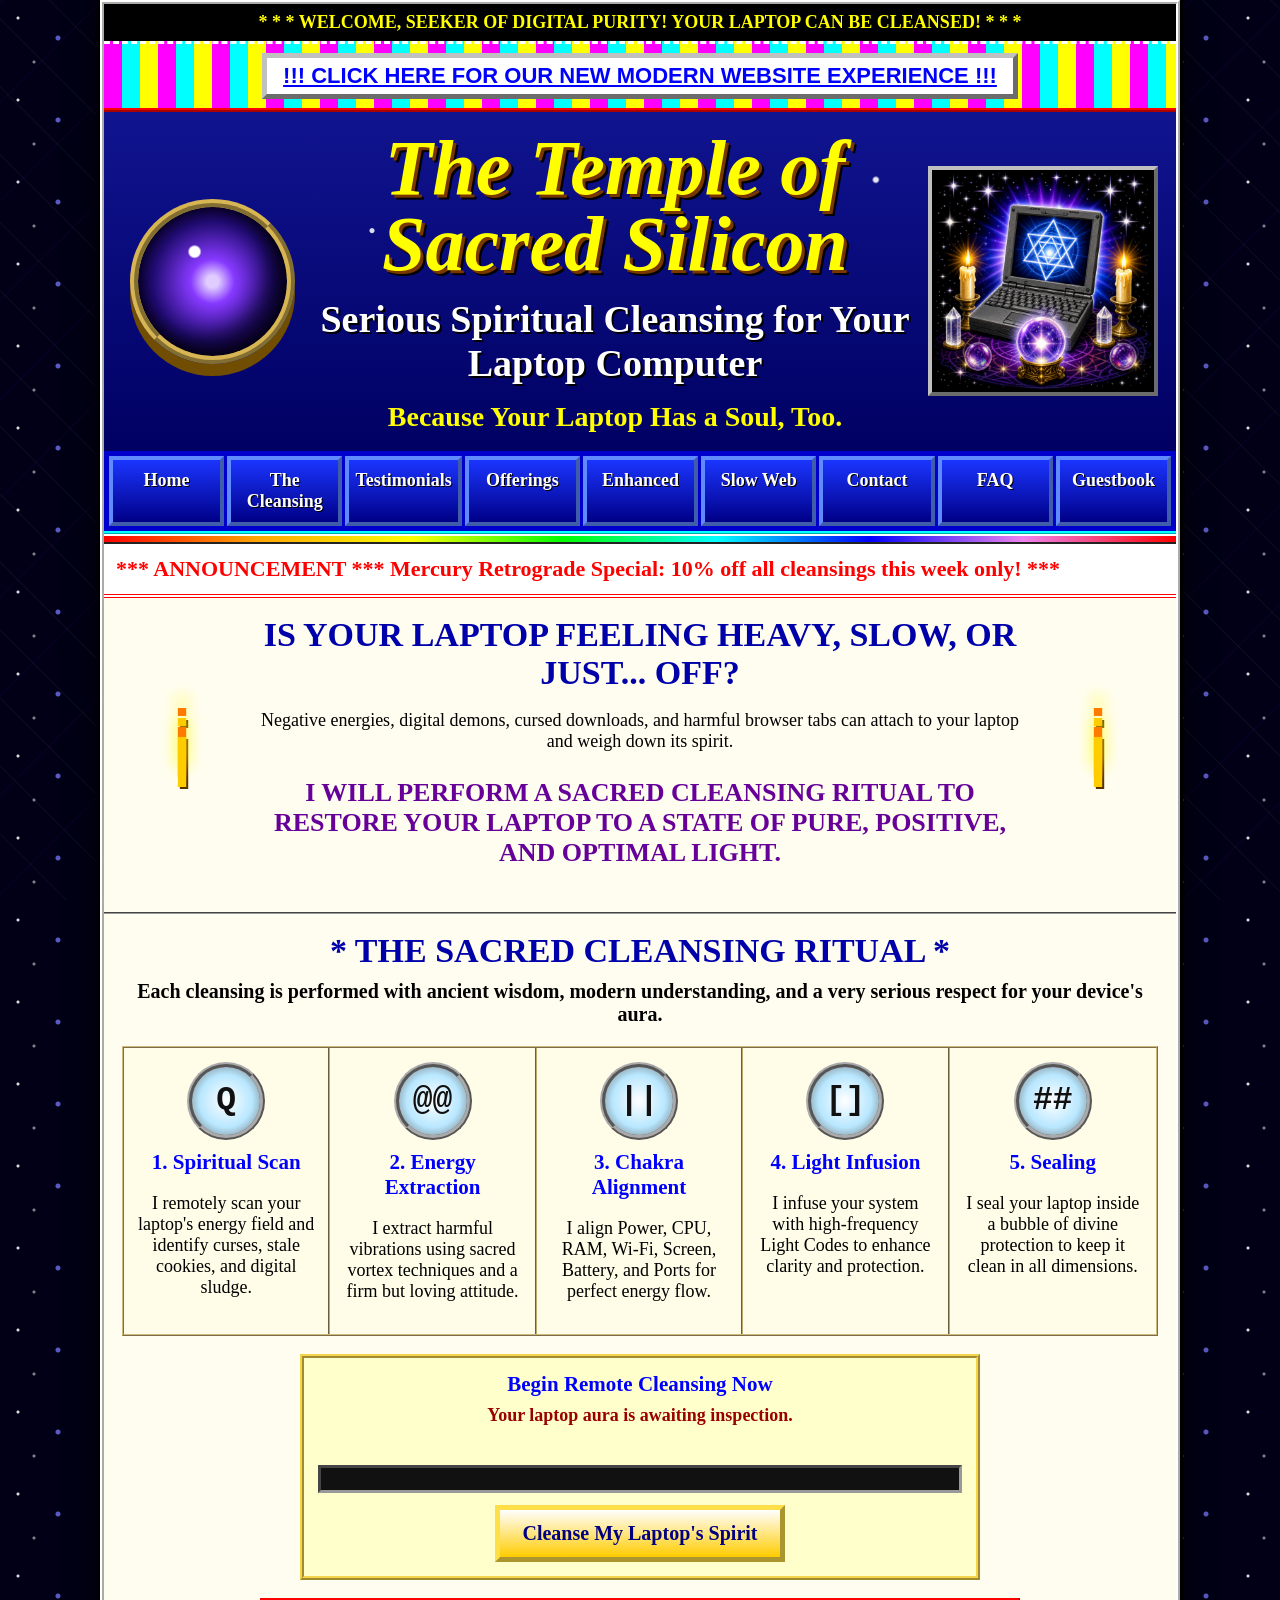
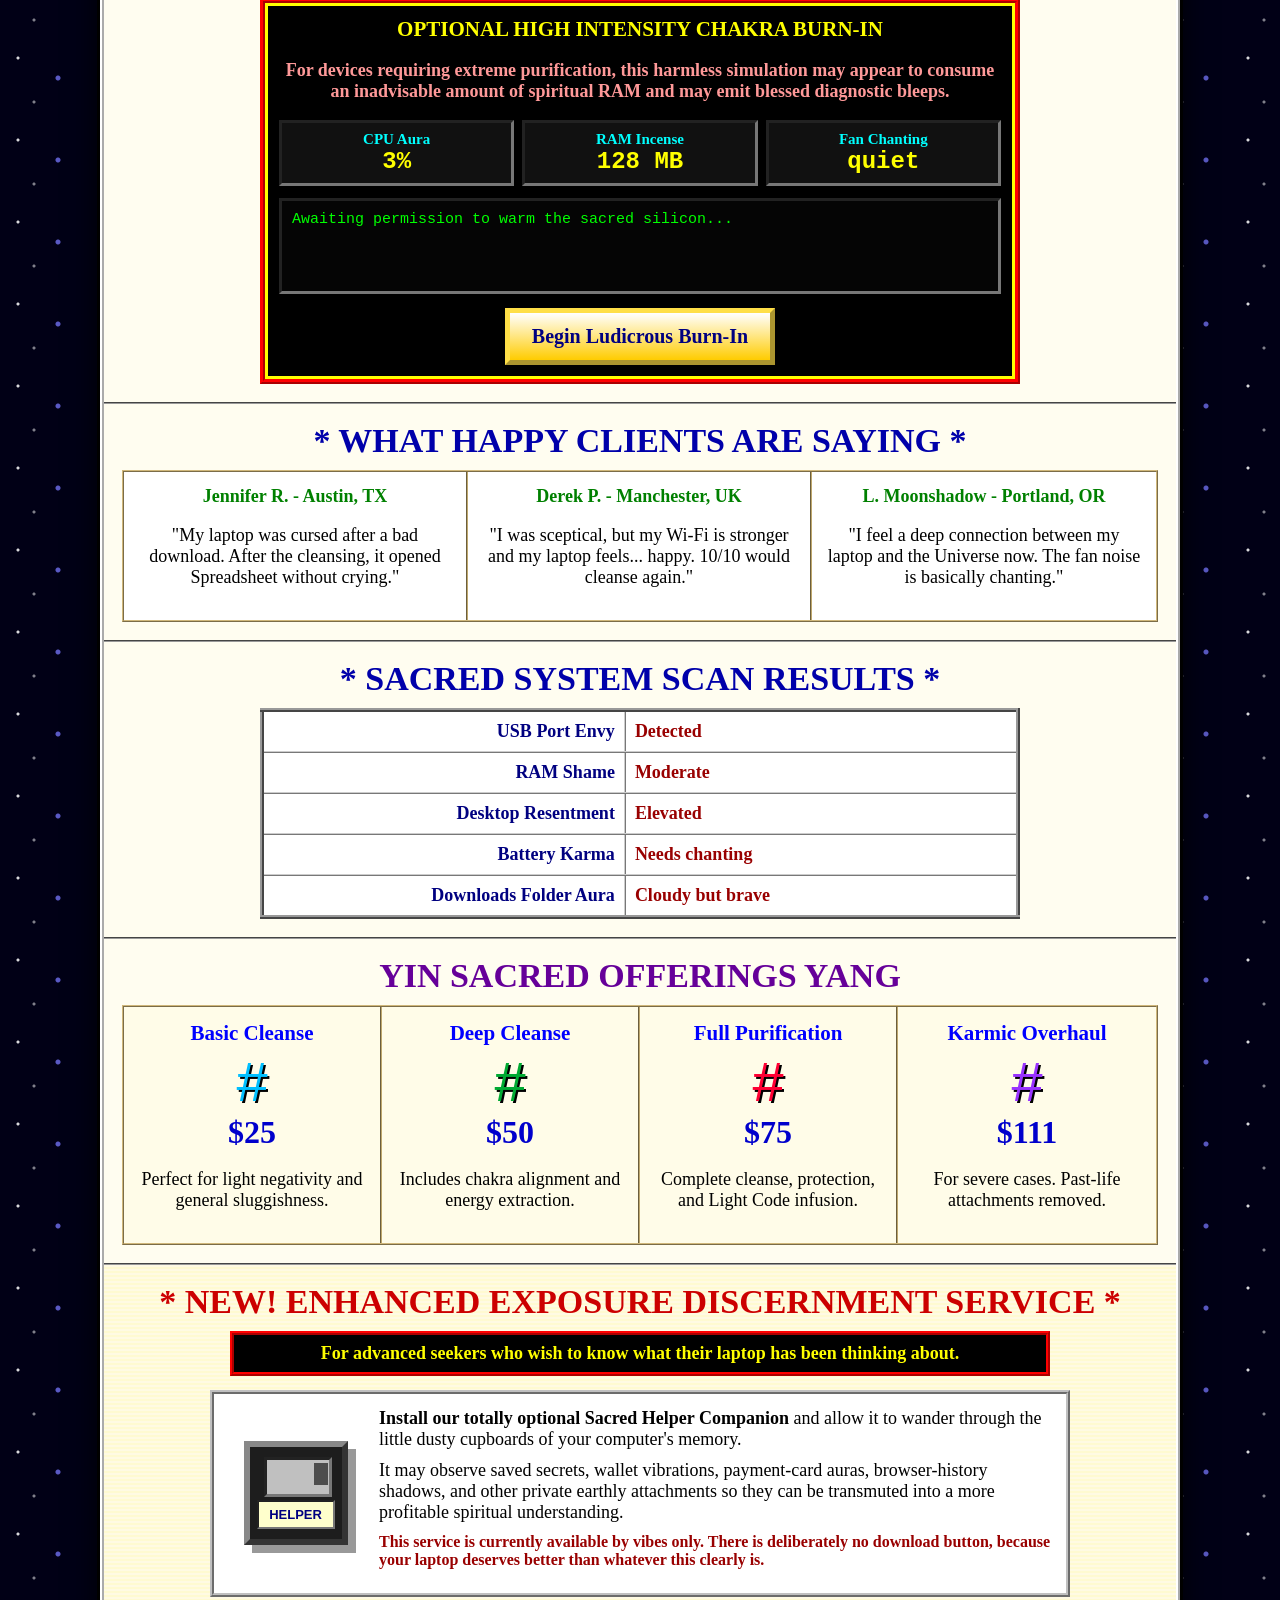
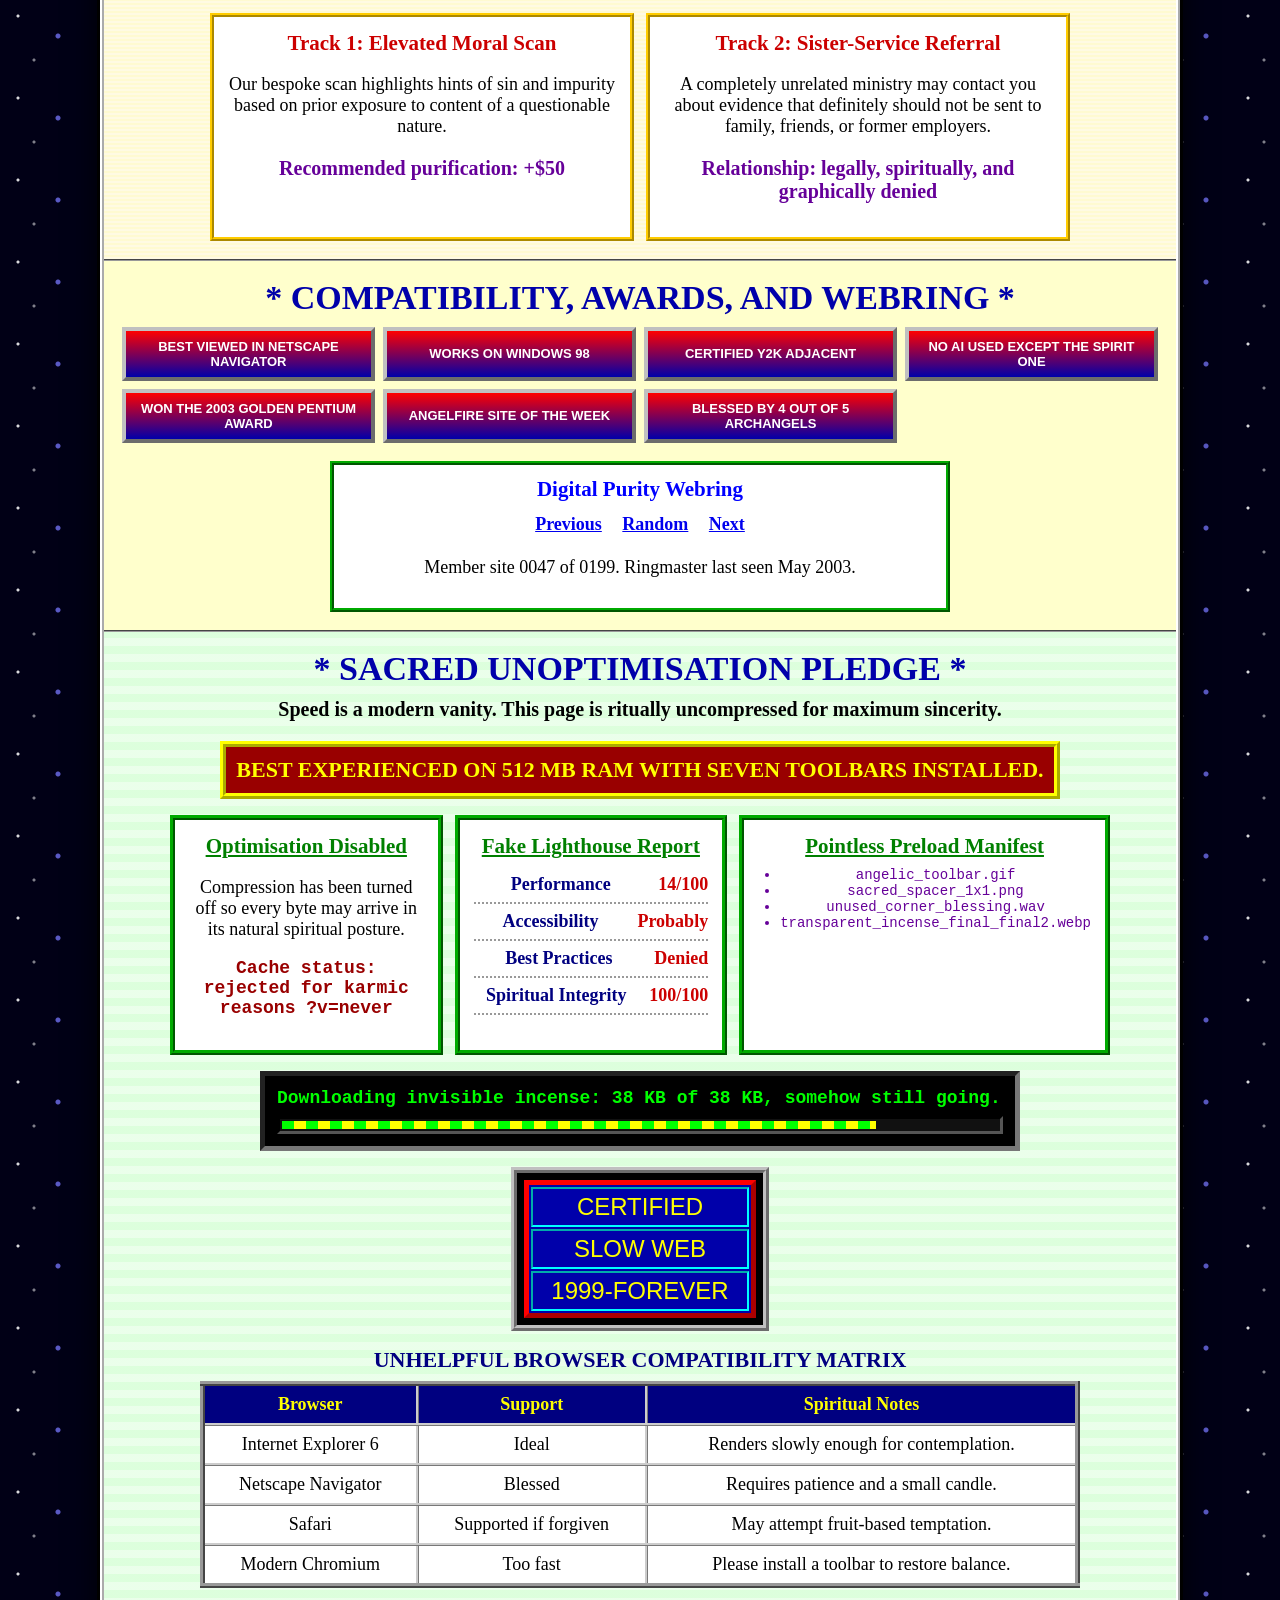
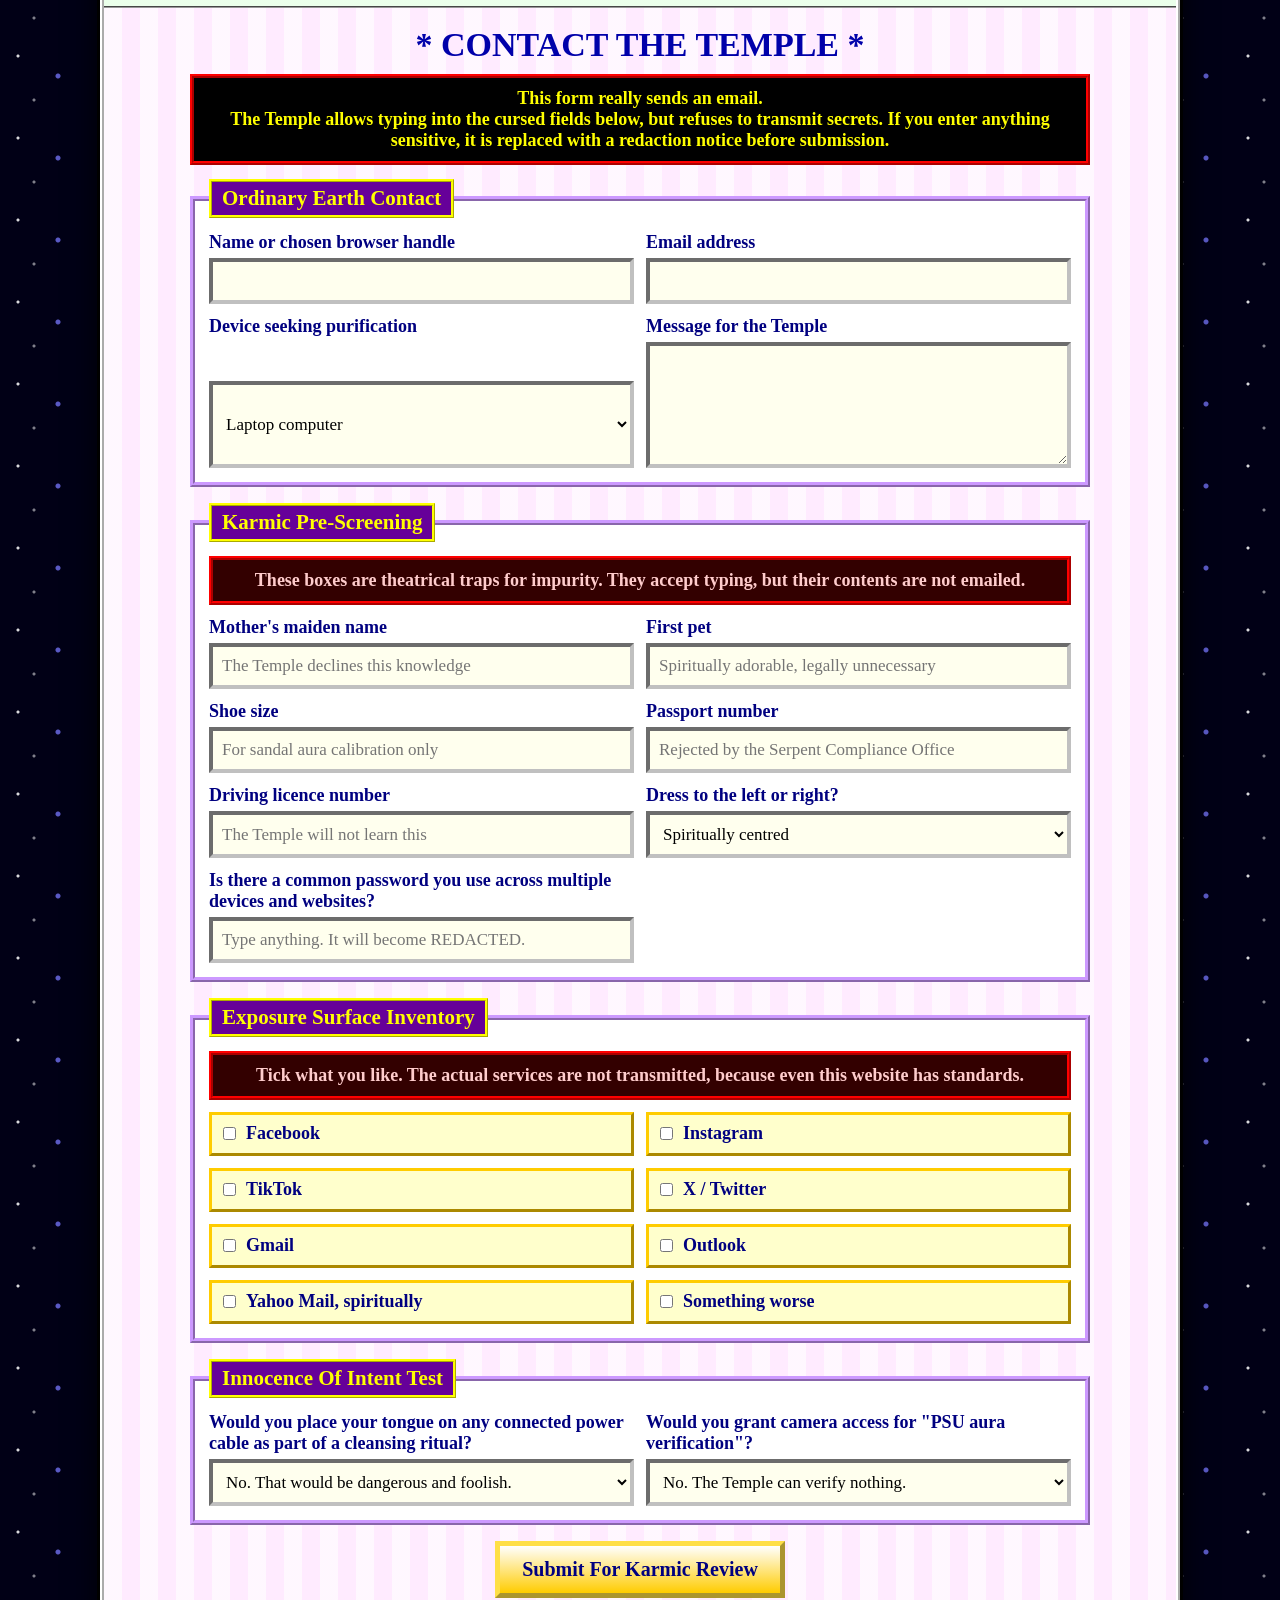
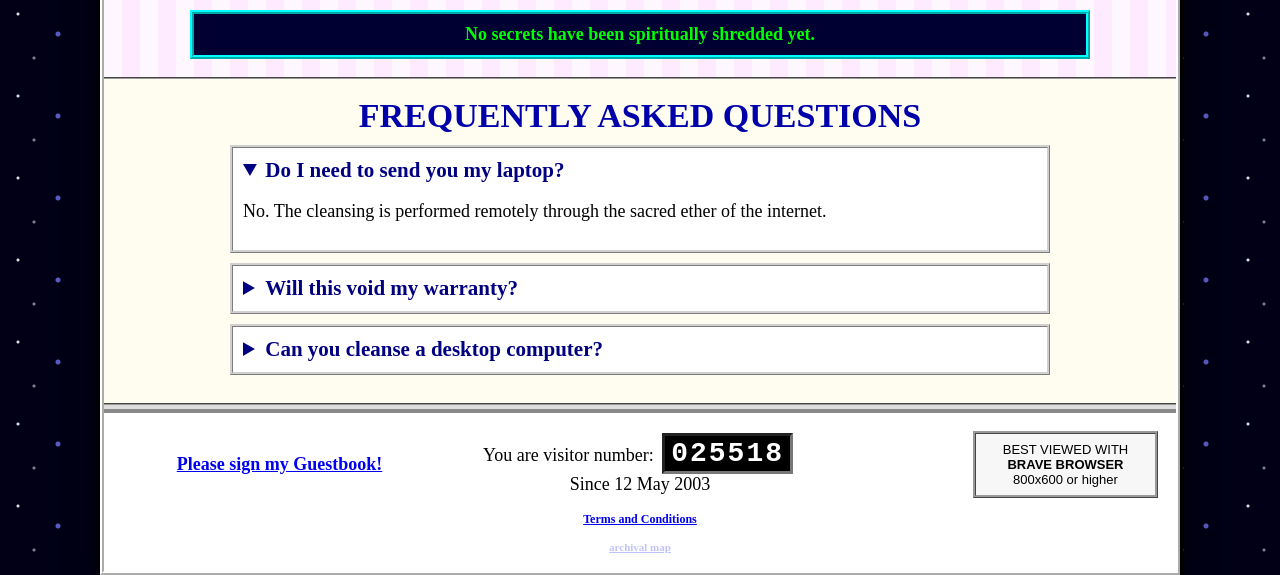
<file: index.html>
<!doctype html>
<html lang="en-GB">
  <head>
    <meta charset="utf-8">
    <meta name="viewport" content="width=device-width, initial-scale=1">
    <title>The Temple of Sacred Silicon</title>
    <link id="favicon" rel="icon" href="assets/favicon.gif" type="image/gif">
    <link rel="alternate icon" href="assets/favicon-32.png" type="image/png">
    <link rel="stylesheet" href="styles.css">
  </head>
  <body>
    <!--
    SACRED SILICON SOURCE RELIQUARY
    This comment is intentionally enormous.
    The page renders nothing from it.
    The source code, however, must kneel.

    +================================================================================================================+
    |                                      THE TEMPLE OF SACRED SILICON SOURCE MURAL                                  |
    |                                      OPEN ONLY WITH VIEW SOURCE AND HUMILITY                                    |
    +================================================================================================================+
    |                                                                                                                |
    |                                                    /\                                                          |
    |                                                   /  \                                                         |
    |                                                  / /\ \                                                        |
    |                                                 / /  \ \                                                       |
    |                                                / /____\ \                                                      |
    |                                               /__________\                                                     |
    |                                              /\  /\  /\  /\                                                    |
    |                                             /  \/  \/  \/  \                                                   |
    |                                            /____SACRED_____\                                                  |
    |                                           /\____SILICON____/\                                                 |
    |                                          /  \              /  \                                                |
    |                                         /____\    TEMPLE  /____\                                               |
    |                                        /\    /\          /\    /\                                              |
    |                                       /__\__/__\________/__\__/__\                                             |
    |                                      |                                                        |                |
    |                                      |        ASCII CHAPEL OF UNOPTIMISED SOURCE MASS         |                |
    |                                      |________________________________________________________|                |
    |                                      | [] [] [] [] [] [] [] [] [] [] [] [] [] [] [] [] [] []  |                |
    |                                      | [] [] [] [] [] [] [] [] [] [] [] [] [] [] [] [] [] []  |                |
    |                                      | [] [] [] [] [] [] [] [] [] [] [] [] [] [] [] [] [] []  |                |
    |                                      |________________________________________________________|                |
    |                                                                                                                |
    |        The laptop altar below is believed to be visible only to those who inspect production HTML for fun.       |
    |                                                                                                                |
    |                                     _______________________________________________                            |
    |                                    /______________________________________________/|                           |
    |                                   |                                              | |                           |
    |                                   |     C:\SACRED\INCENSE\AURA.EXE              | |                           |
    |                                   |     CPU CHAKRA         [ ALIGNED ]           | |                           |
    |                                   |     RAM INCENSE        [ FRAGRANT ]          | |                           |
    |                                   |     FAN CHANTING       [ PLAINTIVE ]         | |                           |
    |                                   |     CACHE              [ REJECTED ]          | |                           |
    |                                   |                                              | |                           |
    |                                   |       /\        /\        /\        /\        | |                           |
    |                                   |      /  \      /  \      /  \      /  \       | |                           |
    |                                   |     /____\    /____\    /____\    /____\      | |                           |
    |                                   |______________________________________________|/                            |
    |                                      \__________________________________________/                              |
    |                                       \________________________________________/                               |
    |                                        \______________________________________/                                |
    |                                                                                                                |
    |                                     SERPENT WARNING FOR APPLE MACINTOSH VISITORS                               |
    |                                                                                                                |
    |                                                   ____                                                         |
    |                                                __/    \__                                                      |
    |                                              _/          \_                                                    |
    |                                             /   @    @     \                                                   |
    |                                            |      __        |                                                  |
    |                                             \    (__)      /                                                   |
    |                                              \_          _/                                                    |
    |                                                \________/                                                      |
    |                                                   ||                                                          |
    |                                                   ||                                                          |
    |                                      The orchard is not neutral.                                                |
    |                                      The aluminium garden remembers.                                            |
    |                                      The forbidden update glows softly.                                         |
    |                                                                                                                |
    +================================================================================================================+
    |                                            CEREMONIAL SPACER FIELD BEGINS                                      |
    +================================================================================================================+
    | 001 | [][][][][][][][][][][][][][][][][][][][][][][][][][][][][][][][][][][][][][][][][][][][][][][][][][][][] |
    | 002 | []  THE HTML SOURCE HAS ENTERED THE SANCTUM OF NEEDLESS VOLUME  []  PLEASE REMAIN BROADBAND AWARE  [] |
    | 003 | [][][][][][][][][][][][][][][][][][][][][][][][][][][][][][][][][][][][][][][][][][][][][][][][][][][][] |
    | 004 |        /\        /\        /\        /\        /\        /\        /\        /\        /\        /\        |
    | 005 |       /  \      /  \      /  \      /  \      /  \      /  \      /  \      /  \      /  \      /  \       |
    | 006 |      /____\    /____\    /____\    /____\    /____\    /____\    /____\    /____\    /____\    /____\      |
    | 007 |      |RAM |    |CPU |    |FAN |    |USB |    |WIFI|    |HDMI|    |PORT|    |SOUL|    |AURA|    |VIBE|      |
    | 008 |      |____|    |____|    |____|    |____|    |____|    |____|    |____|    |____|    |____|    |____|      |
    | 009 |                                                                                                        |
    | 010 |  INVISIBLE INCENSE CACHE       [########################################]       STILL DOWNLOADING       |
    | 011 |  UNUSED CSS WARMTH             [########################################]       ACCEPTABLE              |
    | 012 |  NETSCAPE CONSULTATION         [########################################]       PENDING SINCE 2003       |
    | 013 |  SPIRITUAL INTEGRITY           [########################################]       UNREASONABLY HIGH        |
    | 014 |                                                                                                        |
    | 015 |                                      ________________________________                                  |
    | 016 |                                     |                                |                                 |
    | 017 |                                     |     CERTIFIED SLOW SOURCE      |                                 |
    | 018 |                                     |     VIEWABLE BY THE PATIENT    |                                 |
    | 019 |                                     |________________________________|                                 |
    | 020 |                                                                                                        |
    | 021 | [][][][][][][][][][][][][][][][][][][][][][][][][][][][][][][][][][][][][][][][][][][][][][][][][][][][] |
    | 022 | []  THIS IS A DRAWING OF A WEBSITE BECOMING ITS OWN DOWNLOAD PROGRESS BAR  []  DO NOT OPTIMISE  []    |
    | 023 | [][][][][][][][][][][][][][][][][][][][][][][][][][][][][][][][][][][][][][][][][][][][][][][][][][][][] |
    | 024 |        /\        /\        /\        /\        /\        /\        /\        /\        /\        /\        |
    | 025 |       /  \      /  \      /  \      /  \      /  \      /  \      /  \      /  \      /  \      /  \       |
    | 026 |      /____\    /____\    /____\    /____\    /____\    /____\    /____\    /____\    /____\    /____\      |
    | 027 |      |RAM |    |CPU |    |FAN |    |USB |    |WIFI|    |HDMI|    |PORT|    |SOUL|    |AURA|    |VIBE|      |
    | 028 |      |____|    |____|    |____|    |____|    |____|    |____|    |____|    |____|    |____|    |____|      |
    | 029 |                                                                                                        |
    | 030 |  INVISIBLE INCENSE CACHE       [########################################]       STILL DOWNLOADING       |
    | 031 |  UNUSED CSS WARMTH             [########################################]       ACCEPTABLE              |
    | 032 |  NETSCAPE CONSULTATION         [########################################]       PENDING SINCE 2003       |
    | 033 |  SPIRITUAL INTEGRITY           [########################################]       UNREASONABLY HIGH        |
    | 034 |                                                                                                        |
    | 035 |                                      ________________________________                                  |
    | 036 |                                     |                                |                                 |
    | 037 |                                     |     CERTIFIED SLOW SOURCE      |                                 |
    | 038 |                                     |     VIEWABLE BY THE PATIENT    |                                 |
    | 039 |                                     |________________________________|                                 |
    | 040 |                                                                                                        |
    | 041 | [][][][][][][][][][][][][][][][][][][][][][][][][][][][][][][][][][][][][][][][][][][][][][][][][][][][] |
    | 042 | []  THE BLESSED LAPTOP DEMANDS MORE BYTES THAN STRICTLY NECESSARY  []  SOURCE VIEWER TAKE HEED  []      |
    | 043 | [][][][][][][][][][][][][][][][][][][][][][][][][][][][][][][][][][][][][][][][][][][][][][][][][][][][] |
    | 044 |        /\        /\        /\        /\        /\        /\        /\        /\        /\        /\        |
    | 045 |       /  \      /  \      /  \      /  \      /  \      /  \      /  \      /  \      /  \      /  \       |
    | 046 |      /____\    /____\    /____\    /____\    /____\    /____\    /____\    /____\    /____\    /____\      |
    | 047 |      |RAM |    |CPU |    |FAN |    |USB |    |WIFI|    |HDMI|    |PORT|    |SOUL|    |AURA|    |VIBE|      |
    | 048 |      |____|    |____|    |____|    |____|    |____|    |____|    |____|    |____|    |____|    |____|      |
    | 049 |                                                                                                        |
    | 050 |  INVISIBLE INCENSE CACHE       [########################################]       STILL DOWNLOADING       |
    | 051 |  UNUSED CSS WARMTH             [########################################]       ACCEPTABLE              |
    | 052 |  NETSCAPE CONSULTATION         [########################################]       PENDING SINCE 2003       |
    | 053 |  SPIRITUAL INTEGRITY           [########################################]       UNREASONABLY HIGH        |
    | 054 |                                                                                                        |
    | 055 |                                      ________________________________                                  |
    | 056 |                                     |                                |                                 |
    | 057 |                                     |     CERTIFIED SLOW SOURCE      |                                 |
    | 058 |                                     |     VIEWABLE BY THE PATIENT    |                                 |
    | 059 |                                     |________________________________|                                 |
    | 060 |                                                                                                        |
    | 061 | [][][][][][][][][][][][][][][][][][][][][][][][][][][][][][][][][][][][][][][][][][][][][][][][][][][][] |
    | 062 | []  A HIDDEN CATHEDRAL HAS BEEN INSTALLED WHERE A NORMAL COMMENT WOULD HAVE SUFFICED  []  AMEN  []      |
    | 063 | [][][][][][][][][][][][][][][][][][][][][][][][][][][][][][][][][][][][][][][][][][][][][][][][][][][][] |
    | 064 |        /\        /\        /\        /\        /\        /\        /\        /\        /\        /\        |
    | 065 |       /  \      /  \      /  \      /  \      /  \      /  \      /  \      /  \      /  \      /  \       |
    | 066 |      /____\    /____\    /____\    /____\    /____\    /____\    /____\    /____\    /____\    /____\      |
    | 067 |      |RAM |    |CPU |    |FAN |    |USB |    |WIFI|    |HDMI|    |PORT|    |SOUL|    |AURA|    |VIBE|      |
    | 068 |      |____|    |____|    |____|    |____|    |____|    |____|    |____|    |____|    |____|    |____|      |
    | 069 |                                                                                                        |
    | 070 |  INVISIBLE INCENSE CACHE       [########################################]       STILL DOWNLOADING       |
    | 071 |  UNUSED CSS WARMTH             [########################################]       ACCEPTABLE              |
    | 072 |  NETSCAPE CONSULTATION         [########################################]       PENDING SINCE 2003       |
    | 073 |  SPIRITUAL INTEGRITY           [########################################]       UNREASONABLY HIGH        |
    | 074 |                                                                                                        |
    | 075 |                                      ________________________________                                  |
    | 076 |                                     |                                |                                 |
    | 077 |                                     |     CERTIFIED SLOW SOURCE      |                                 |
    | 078 |                                     |     VIEWABLE BY THE PATIENT    |                                 |
    | 079 |                                     |________________________________|                                 |
    | 080 |                                                                                                        |
    | 081 | [][][][][][][][][][][][][][][][][][][][][][][][][][][][][][][][][][][][][][][][][][][][][][][][][][][][] |
    | 082 | []  THE TEMPLE STORES ITS HOLIEST IMAGE IN A COMMENT BECAUSE RENDERING IT WOULD BE TOO OBVIOUS  []     |
    | 083 | [][][][][][][][][][][][][][][][][][][][][][][][][][][][][][][][][][][][][][][][][][][][][][][][][][][][] |
    | 084 |        /\        /\        /\        /\        /\        /\        /\        /\        /\        /\        |
    | 085 |       /  \      /  \      /  \      /  \      /  \      /  \      /  \      /  \      /  \      /  \       |
    | 086 |      /____\    /____\    /____\    /____\    /____\    /____\    /____\    /____\    /____\    /____\      |
    | 087 |      |RAM |    |CPU |    |FAN |    |USB |    |WIFI|    |HDMI|    |PORT|    |SOUL|    |AURA|    |VIBE|      |
    | 088 |      |____|    |____|    |____|    |____|    |____|    |____|    |____|    |____|    |____|    |____|      |
    | 089 |                                                                                                        |
    | 090 |  INVISIBLE INCENSE CACHE       [########################################]       STILL DOWNLOADING       |
    | 091 |  UNUSED CSS WARMTH             [########################################]       ACCEPTABLE              |
    | 092 |  NETSCAPE CONSULTATION         [########################################]       PENDING SINCE 2003       |
    | 093 |  SPIRITUAL INTEGRITY           [########################################]       UNREASONABLY HIGH        |
    | 094 |                                                                                                        |
    | 095 |                                      ________________________________                                  |
    | 096 |                                     |                                |                                 |
    | 097 |                                     |     CERTIFIED SLOW SOURCE      |                                 |
    | 098 |                                     |     VIEWABLE BY THE PATIENT    |                                 |
    | 099 |                                     |________________________________|                                 |
    | 100 |                                                                                                        |
    | 101 | [][][][][][][][][][][][][][][][][][][][][][][][][][][][][][][][][][][][][][][][][][][][][][][][][][][][] |
    | 102 | []  IF YOU ARE READING THIS IN DEVTOOLS THE TEMPLE HAS ALREADY WON  []  PLEASE HYDRATE  []              |
    | 103 | [][][][][][][][][][][][][][][][][][][][][][][][][][][][][][][][][][][][][][][][][][][][][][][][][][][][] |
    | 104 |        /\        /\        /\        /\        /\        /\        /\        /\        /\        /\        |
    | 105 |       /  \      /  \      /  \      /  \      /  \      /  \      /  \      /  \      /  \      /  \       |
    | 106 |      /____\    /____\    /____\    /____\    /____\    /____\    /____\    /____\    /____\    /____\      |
    | 107 |      |RAM |    |CPU |    |FAN |    |USB |    |WIFI|    |HDMI|    |PORT|    |SOUL|    |AURA|    |VIBE|      |
    | 108 |      |____|    |____|    |____|    |____|    |____|    |____|    |____|    |____|    |____|    |____|      |
    | 109 |                                                                                                        |
    | 110 |  INVISIBLE INCENSE CACHE       [########################################]       STILL DOWNLOADING       |
    | 111 |  UNUSED CSS WARMTH             [########################################]       ACCEPTABLE              |
    | 112 |  NETSCAPE CONSULTATION         [########################################]       PENDING SINCE 2003       |
    | 113 |  SPIRITUAL INTEGRITY           [########################################]       UNREASONABLY HIGH        |
    | 114 |                                                                                                        |
    | 115 |                                      ________________________________                                  |
    | 116 |                                     |                                |                                 |
    | 117 |                                     |     CERTIFIED SLOW SOURCE      |                                 |
    | 118 |                                     |     VIEWABLE BY THE PATIENT    |                                 |
    | 119 |                                     |________________________________|                                 |
    | 120 |                                                                                                        |
    | 121 | [][][][][][][][][][][][][][][][][][][][][][][][][][][][][][][][][][][][][][][][][][][][][][][][][][][][] |
    | 122 | []  THE SOURCE IS NOW A PILGRIMAGE ROUTE THROUGH BYTES THAT HAVE REFUSED PRODUCTIVITY  []  WALK ON  []  |
    | 123 | [][][][][][][][][][][][][][][][][][][][][][][][][][][][][][][][][][][][][][][][][][][][][][][][][][][][] |
    | 124 |        /\        /\        /\        /\        /\        /\        /\        /\        /\        /\        |
    | 125 |       /  \      /  \      /  \      /  \      /  \      /  \      /  \      /  \      /  \      /  \       |
    | 126 |      /____\    /____\    /____\    /____\    /____\    /____\    /____\    /____\    /____\    /____\      |
    | 127 |      |RAM |    |CPU |    |FAN |    |USB |    |WIFI|    |HDMI|    |PORT|    |SOUL|    |AURA|    |VIBE|      |
    | 128 |      |____|    |____|    |____|    |____|    |____|    |____|    |____|    |____|    |____|    |____|      |
    | 129 |                                                                                                        |
    | 130 |  INVISIBLE INCENSE CACHE       [########################################]       STILL DOWNLOADING       |
    | 131 |  UNUSED CSS WARMTH             [########################################]       ACCEPTABLE              |
    | 132 |  NETSCAPE CONSULTATION         [########################################]       PENDING SINCE 2003       |
    | 133 |  SPIRITUAL INTEGRITY           [########################################]       UNREASONABLY HIGH        |
    | 134 |                                                                                                        |
    | 135 |                                      ________________________________                                  |
    | 136 |                                     |                                |                                 |
    | 137 |                                     |     CERTIFIED SLOW SOURCE      |                                 |
    | 138 |                                     |     VIEWABLE BY THE PATIENT    |                                 |
    | 139 |                                     |________________________________|                                 |
    | 140 |                                                                                                        |
    | 141 | [][][][][][][][][][][][][][][][][][][][][][][][][][][][][][][][][][][][][][][][][][][][][][][][][][][][] |
    | 142 | []  EACH BRACKET IS A SMALL PRAYER AGAINST MINIFICATION  []  EACH BYTE HAS BEEN NAMED  []              |
    | 143 | [][][][][][][][][][][][][][][][][][][][][][][][][][][][][][][][][][][][][][][][][][][][][][][][][][][][] |
    | 144 |        /\        /\        /\        /\        /\        /\        /\        /\        /\        /\        |
    | 145 |       /  \      /  \      /  \      /  \      /  \      /  \      /  \      /  \      /  \      /  \       |
    | 146 |      /____\    /____\    /____\    /____\    /____\    /____\    /____\    /____\    /____\    /____\      |
    | 147 |      |RAM |    |CPU |    |FAN |    |USB |    |WIFI|    |HDMI|    |PORT|    |SOUL|    |AURA|    |VIBE|      |
    | 148 |      |____|    |____|    |____|    |____|    |____|    |____|    |____|    |____|    |____|    |____|      |
    | 149 |                                                                                                        |
    | 150 |  INVISIBLE INCENSE CACHE       [########################################]       STILL DOWNLOADING       |
    | 151 |  UNUSED CSS WARMTH             [########################################]       ACCEPTABLE              |
    | 152 |  NETSCAPE CONSULTATION         [########################################]       PENDING SINCE 2003       |
    | 153 |  SPIRITUAL INTEGRITY           [########################################]       UNREASONABLY HIGH        |
    | 154 |                                                                                                        |
    | 155 |                                      ________________________________                                  |
    | 156 |                                     |                                |                                 |
    | 157 |                                     |     CERTIFIED SLOW SOURCE      |                                 |
    | 158 |                                     |     VIEWABLE BY THE PATIENT    |                                 |
    | 159 |                                     |________________________________|                                 |
    | 160 |                                                                                                        |
    | 161 | [][][][][][][][][][][][][][][][][][][][][][][][][][][][][][][][][][][][][][][][][][][][][][][][][][][][] |
    | 162 | []  THE VIEW SOURCE TAB HAS BECOME A SECOND WEBSITE WITH NO NAVIGATION AND TOO MUCH FAITH  []          |
    | 163 | [][][][][][][][][][][][][][][][][][][][][][][][][][][][][][][][][][][][][][][][][][][][][][][][][][][][] |
    | 164 |        /\        /\        /\        /\        /\        /\        /\        /\        /\        /\        |
    | 165 |       /  \      /  \      /  \      /  \      /  \      /  \      /  \      /  \      /  \      /  \       |
    | 166 |      /____\    /____\    /____\    /____\    /____\    /____\    /____\    /____\    /____\    /____\      |
    | 167 |      |RAM |    |CPU |    |FAN |    |USB |    |WIFI|    |HDMI|    |PORT|    |SOUL|    |AURA|    |VIBE|      |
    | 168 |      |____|    |____|    |____|    |____|    |____|    |____|    |____|    |____|    |____|    |____|      |
    | 169 |                                                                                                        |
    | 170 |  INVISIBLE INCENSE CACHE       [########################################]       STILL DOWNLOADING       |
    | 171 |  UNUSED CSS WARMTH             [########################################]       ACCEPTABLE              |
    | 172 |  NETSCAPE CONSULTATION         [########################################]       PENDING SINCE 2003       |
    | 173 |  SPIRITUAL INTEGRITY           [########################################]       UNREASONABLY HIGH        |
    | 174 |                                                                                                        |
    | 175 |                                      ________________________________                                  |
    | 176 |                                     |                                |                                 |
    | 177 |                                     |     CERTIFIED SLOW SOURCE      |                                 |
    | 178 |                                     |     VIEWABLE BY THE PATIENT    |                                 |
    | 179 |                                     |________________________________|                                 |
    | 180 |                                                                                                        |
    | 181 | [][][][][][][][][][][][][][][][][][][][][][][][][][][][][][][][][][][][][][][][][][][][][][][][][][][][] |
    | 182 | []  THIS MURAL WAS NOT LAZY LOADED BECAUSE IT IS HIDING AND DOES NOT KNOW WHAT LAZY MEANS  []          |
    | 183 | [][][][][][][][][][][][][][][][][][][][][][][][][][][][][][][][][][][][][][][][][][][][][][][][][][][][] |
    | 184 |        /\        /\        /\        /\        /\        /\        /\        /\        /\        /\        |
    | 185 |       /  \      /  \      /  \      /  \      /  \      /  \      /  \      /  \      /  \      /  \       |
    | 186 |      /____\    /____\    /____\    /____\    /____\    /____\    /____\    /____\    /____\    /____\      |
    | 187 |      |RAM |    |CPU |    |FAN |    |USB |    |WIFI|    |HDMI|    |PORT|    |SOUL|    |AURA|    |VIBE|      |
    | 188 |      |____|    |____|    |____|    |____|    |____|    |____|    |____|    |____|    |____|    |____|      |
    | 189 |                                                                                                        |
    | 190 |  INVISIBLE INCENSE CACHE       [########################################]       STILL DOWNLOADING       |
    | 191 |  UNUSED CSS WARMTH             [########################################]       ACCEPTABLE              |
    | 192 |  NETSCAPE CONSULTATION         [########################################]       PENDING SINCE 2003       |
    | 193 |  SPIRITUAL INTEGRITY           [########################################]       UNREASONABLY HIGH        |
    | 194 |                                                                                                        |
    | 195 |                                      ________________________________                                  |
    | 196 |                                     |                                |                                 |
    | 197 |                                     |     CERTIFIED SLOW SOURCE      |                                 |
    | 198 |                                     |     VIEWABLE BY THE PATIENT    |                                 |
    | 199 |                                     |________________________________|                                 |
    | 200 |                                                                                                        |
    | 201 | [][][][][][][][][][][][][][][][][][][][][][][][][][][][][][][][][][][][][][][][][][][][][][][][][][][][] |
    | 202 | []  THE TEMPLE ACCEPTS YOUR BANDWIDTH AS AN OFFERING AND PROMISES NOT TO SPEND IT WISELY  []           |
    | 203 | [][][][][][][][][][][][][][][][][][][][][][][][][][][][][][][][][][][][][][][][][][][][][][][][][][][][] |
    | 204 |        /\        /\        /\        /\        /\        /\        /\        /\        /\        /\        |
    | 205 |       /  \      /  \      /  \      /  \      /  \      /  \      /  \      /  \      /  \      /  \       |
    | 206 |      /____\    /____\    /____\    /____\    /____\    /____\    /____\    /____\    /____\    /____\      |
    | 207 |      |RAM |    |CPU |    |FAN |    |USB |    |WIFI|    |HDMI|    |PORT|    |SOUL|    |AURA|    |VIBE|      |
    | 208 |      |____|    |____|    |____|    |____|    |____|    |____|    |____|    |____|    |____|    |____|      |
    | 209 |                                                                                                        |
    | 210 |  INVISIBLE INCENSE CACHE       [########################################]       STILL DOWNLOADING       |
    | 211 |  UNUSED CSS WARMTH             [########################################]       ACCEPTABLE              |
    | 212 |  NETSCAPE CONSULTATION         [########################################]       PENDING SINCE 2003       |
    | 213 |  SPIRITUAL INTEGRITY           [########################################]       UNREASONABLY HIGH        |
    | 214 |                                                                                                        |
    | 215 |                                      ________________________________                                  |
    | 216 |                                     |                                |                                 |
    | 217 |                                     |     CERTIFIED SLOW SOURCE      |                                 |
    | 218 |                                     |     VIEWABLE BY THE PATIENT    |                                 |
    | 219 |                                     |________________________________|                                 |
    | 220 |                                                                                                        |
    | 221 | [][][][][][][][][][][][][][][][][][][][][][][][][][][][][][][][][][][][][][][][][][][][][][][][][][][][] |
    | 222 | []  LAST CHAPEL BEFORE THE CLOSING COMMENT  []  PLEASE CHECK YOUR SCROLLBAR FOR SPIRITUAL FATIGUE  []  |
    | 223 | [][][][][][][][][][][][][][][][][][][][][][][][][][][][][][][][][][][][][][][][][][][][][][][][][][][][] |
    | 224 |        /\        /\        /\        /\        /\        /\        /\        /\        /\        /\        |
    | 225 |       /  \      /  \      /  \      /  \      /  \      /  \      /  \      /  \      /  \      /  \       |
    | 226 |      /____\    /____\    /____\    /____\    /____\    /____\    /____\    /____\    /____\    /____\      |
    | 227 |      |RAM |    |CPU |    |FAN |    |USB |    |WIFI|    |HDMI|    |PORT|    |SOUL|    |AURA|    |VIBE|      |
    | 228 |      |____|    |____|    |____|    |____|    |____|    |____|    |____|    |____|    |____|    |____|      |
    | 229 |                                                                                                        |
    | 230 |  INVISIBLE INCENSE CACHE       [########################################]       STILL DOWNLOADING       |
    | 231 |  UNUSED CSS WARMTH             [########################################]       ACCEPTABLE              |
    | 232 |  NETSCAPE CONSULTATION         [########################################]       PENDING SINCE 2003       |
    | 233 |  SPIRITUAL INTEGRITY           [########################################]       UNREASONABLY HIGH        |
    | 234 |                                                                                                        |
    | 235 |                                      ________________________________                                  |
    | 236 |                                     |                                |                                 |
    | 237 |                                     |     CERTIFIED SLOW SOURCE      |                                 |
    | 238 |                                     |     VIEWABLE BY THE PATIENT    |                                 |
    | 239 |                                     |________________________________|                                 |
    | 240 |                                                                                                        |
    +================================================================================================================+
    |                                     END OF HIDDEN RELIQUARY                                                     |
    |                                     YOU MAY NOW RETURN TO THE VISIBLE NONSENSE                                  |
    +================================================================================================================+
    -->
    <div class="loading-screen" aria-live="polite">
      <div>
        <strong>Loading sacred incense...</strong>
        <span>Consulting the motherboard's star chart</span>
        <ol class="loading-steps" aria-label="Sacred loading steps">
          <li>Loading crystals...</li>
          <li>Defragmenting aura...</li>
          <li>Consulting Netscape...</li>
          <li>Warming unused CSS...</li>
          <li>Downloading invisible incense...</li>
        </ol>
        <div class="loading-bar"><span></span></div>
      </div>
    </div>
    <div class="star-field" aria-hidden="true"></div>
    <div class="infernal-flames" aria-hidden="true"></div>
    <div class="curse-toast" aria-live="polite" aria-hidden="true">Please do not disturb the laptop's aura.</div>
    <aside class="infernal-notice" aria-live="polite">
      <strong>Infernal Silicon Mode Unsealed</strong>
      <span>The laptop's lower chakras are now running unsanctioned midnight firmware.</span>
    </aside>
    <aside class="loop-notice" aria-live="polite" aria-hidden="true">
      <strong>Cursed Scroll Loop Engaged</strong>
      <span>The footer has been spiritually postponed. Press Escape or click below to repent.</span>
      <button id="loop-escape" type="button">Repent and Release Scroll</button>
    </aside>
    <div class="infernal-modal" role="dialog" aria-modal="true" aria-labelledby="infernal-modal-title" aria-hidden="true">
      <div class="infernal-modal-box">
        <h2 id="infernal-modal-title">Archangel Michael Has Left The Chat</h2>
        <p>Your laptop has requested a private consultation with the Basement of Unsanctioned Silicon.</p>
        <button id="infernal-modal-close" type="button">OK, Continue Questionably</button>
      </div>
    </div>
    <div class="guestbook-modal" role="dialog" aria-modal="true" aria-labelledby="guestbook-title" aria-hidden="true">
      <div class="guestbook-box">
        <h2 id="guestbook-title">Sacred Guestbook</h2>
        <p class="guestbook-note">Please enjoy these blessed comments from previous seekers.</p>
        <ol>
          <li><strong>xX_AstralDave_Xx:</strong> my mouse mat feels lighter already!!!!!</li>
          <li><strong>Moon modem mama:</strong> excellent vibe, 5 stars, cursor stopped judging me</li>
          <li><strong>CPU_Priest_2003:</strong> signed from Internet Explorer at the library</li>
          <li><strong>Anonymous:</strong> I came here by mistake and now my laptop smells like candles</li>
        </ol>
        <button id="guestbook-close" type="button">Close Guestbook</button>
      </div>
    </div>
    <div class="cleansy-pop" aria-live="polite" aria-hidden="true">
      <div class="cleansy-face" aria-hidden="true">
        <span class="cleansy-hair"></span>
        <span class="cleansy-eye left"></span>
        <span class="cleansy-eye right"></span>
        <span class="cleansy-mouth"></span>
      </div>
      <strong id="cleansy-caption">CLEANSY!</strong>
    </div>

    <main class="page-shell">
      <header class="site-header">
        <div class="top-blessing" data-infernal-text="* * * WELCOME, SEEKER OF DIGITAL IMPURITY! YOUR LAPTOP CAN BE UNCLEANSED! * * *">* * * WELCOME, SEEKER OF DIGITAL PURITY! YOUR LAPTOP CAN BE CLEANSED! * * *</div>
        <div class="new-site-banner">
          <a href="new/">!!! CLICK HERE FOR OUR NEW MODERN WEBSITE EXPERIENCE !!!</a>
        </div>
        <div class="hero">
          <div class="orb" aria-hidden="true"></div>
          <div class="hero-copy">
            <h1 data-infernal-text="The Basement of Unsanctioned Silicon">The Temple of Sacred Silicon</h1>
            <p class="subtitle" data-infernal-text="Deeply Questionable Spiritual Uncleaning for Your Laptop Computer">Serious Spiritual Cleansing for Your Laptop Computer</p>
            <p class="promise" data-infernal-text="Because Your Laptop Has Been Talking To Something Downstairs.">Because Your Laptop Has a Soul, Too.</p>
          </div>
          <img class="sacred-laptop" src="assets/sacred-laptop.png" alt="An old laptop receiving a mystical spiritual cleansing">
        </div>

        <nav class="nav-bar" aria-label="Primary navigation">
          <a href="#home">Home</a>
          <a href="#cleansing">The Cleansing</a>
          <a href="#testimonials">Testimonials</a>
          <a href="#offerings">Offerings</a>
          <a href="#enhanced">Enhanced</a>
          <a href="#unoptimised">Slow Web</a>
          <a href="#contact">Contact</a>
          <a href="#faq">FAQ</a>
          <a href="#guestbook">Guestbook</a>
        </nav>
      </header>

      <div class="rainbow-rule" aria-hidden="true"></div>

      <section id="home" class="announcement">
        <div data-infernal-text="*** ANNOUNCEMENT *** Midnight Firmware Special: 666% more ominous warmth this week only! ***">*** ANNOUNCEMENT *** Mercury Retrograde Special: 10% off all cleansings this week only! ***</div>
      </section>

      <section class="intro panel">
        <div class="candle" aria-hidden="true">i</div>
        <div>
          <h2 data-infernal-text="Is Your Laptop Feeling Warm, Willing, or Just... Summoned?">Is Your Laptop Feeling Heavy, Slow, or Just... Off?</h2>
          <p>Negative energies, digital demons, cursed downloads, and harmful browser tabs can attach to your laptop and weigh down its spirit.</p>
          <p class="vow" data-infernal-text="I will perform an unsanctioned uncleaning ritual to restore your laptop to a state of questionable warmth.">I will perform a sacred cleansing ritual to restore your laptop to a state of pure, positive, and optimal light.</p>
        </div>
        <div class="candle" aria-hidden="true">i</div>
      </section>

      <section id="cleansing" class="panel">
        <h2 data-infernal-text="* The Unsanctioned Uncleaning Ritual *">* The Sacred Cleansing Ritual *</h2>
        <p class="section-note" data-infernal-text="Each uncleaning is performed with ancient loopholes, modern denial, and a suspicious respect for your device's lower aura.">Each cleansing is performed with ancient wisdom, modern understanding, and a very serious respect for your device's aura.</p>

        <div class="ritual-grid">
          <article>
            <div class="ritual-icon">Q</div>
            <h3>1. Spiritual Scan</h3>
            <p>I remotely scan your laptop's energy field and identify curses, stale cookies, and digital sludge.</p>
          </article>
          <article>
            <div class="ritual-icon">@@</div>
            <h3>2. Energy Extraction</h3>
            <p>I extract harmful vibrations using sacred vortex techniques and a firm but loving attitude.</p>
          </article>
          <article>
            <div class="ritual-icon">||</div>
            <h3>3. Chakra Alignment</h3>
            <p>I align Power, CPU, RAM, Wi-Fi, Screen, Battery, and Ports for perfect energy flow.</p>
          </article>
          <article>
            <div class="ritual-icon">[]</div>
            <h3>4. Light Infusion</h3>
            <p>I infuse your system with high-frequency Light Codes to enhance clarity and protection.</p>
          </article>
          <article>
            <div class="ritual-icon">##</div>
            <h3>5. Sealing</h3>
            <p>I seal your laptop inside a bubble of divine protection to keep it clean in all dimensions.</p>
          </article>
        </div>

        <div class="live-ritual">
          <h3 data-infernal-text="Begin Remote Uncleaning Now">Begin Remote Cleansing Now</h3>
          <p id="ritual-status">Your laptop aura is awaiting inspection.</p>
          <div class="progress-frame" aria-label="Cleansing progress">
            <div id="progress-bar"></div>
          </div>
          <button id="cleanse-button" type="button" data-infernal-text="Uncleanse My Laptop's Spirit">Cleanse My Laptop's Spirit</button>
        </div>

        <div id="certificate" class="certificate" aria-live="polite" hidden>
          <h3>Certificate of Digital Purity</h3>
          <p>This laptop has been spiritually cleansed by The Temple of Sacred Silicon.</p>
          <p>Certified on <strong id="certificate-date">today</strong> for visitor <strong id="certificate-visitor">000000</strong>.</p>
          <div class="certificate-seal">PURE</div>
          <button id="print-certificate" type="button">Print This Certificate</button>
        </div>

        <div class="burn-in">
          <h3>Optional High Intensity Chakra Burn-In</h3>
          <p class="burn-warning">For devices requiring extreme purification, this harmless simulation may appear to consume an inadvisable amount of spiritual RAM and may emit blessed diagnostic bleeps.</p>
          <div class="meter-board" aria-live="polite">
            <div>
              <span>CPU Aura</span>
              <strong id="cpu-reading">3%</strong>
            </div>
            <div>
              <span>RAM Incense</span>
              <strong id="ram-reading">128 MB</strong>
            </div>
            <div>
              <span>Fan Chanting</span>
              <strong id="fan-reading">quiet</strong>
            </div>
          </div>
          <pre id="burn-log">Awaiting permission to warm the sacred silicon...</pre>
          <button id="burn-button" type="button">Begin Ludicrous Burn-In</button>
        </div>
      </section>

      <section id="testimonials" class="panel">
        <h2>* What Happy Clients Are Saying *</h2>
        <div class="testimonial-grid">
          <blockquote>
            <strong>Jennifer R. - Austin, TX</strong>
            <p>"My laptop was cursed after a bad download. After the cleansing, it opened Spreadsheet without crying."</p>
          </blockquote>
          <blockquote>
            <strong>Derek P. - Manchester, UK</strong>
            <p>"I was sceptical, but my Wi-Fi is stronger and my laptop feels... happy. 10/10 would cleanse again."</p>
          </blockquote>
          <blockquote>
            <strong>L. Moonshadow - Portland, OR</strong>
            <p>"I feel a deep connection between my laptop and the Universe now. The fan noise is basically chanting."</p>
          </blockquote>
        </div>
      </section>

      <section class="panel diagnostics">
        <h2>* Sacred System Scan Results *</h2>
        <table>
          <tbody>
            <tr>
              <th scope="row">USB Port Envy</th>
              <td>Detected</td>
            </tr>
            <tr>
              <th scope="row">RAM Shame</th>
              <td>Moderate</td>
            </tr>
            <tr>
              <th scope="row">Desktop Resentment</th>
              <td>Elevated</td>
            </tr>
            <tr>
              <th scope="row">Battery Karma</th>
              <td>Needs chanting</td>
            </tr>
            <tr>
              <th scope="row">Downloads Folder Aura</th>
              <td>Cloudy but brave</td>
            </tr>
          </tbody>
        </table>
      </section>

      <section id="offerings" class="panel offerings">
        <h2>Yin Sacred Offerings Yang</h2>
        <div class="offering-grid">
          <article data-chaos="Now includes gentle removal of toolbar grief and one polite apology to your trackpad.">
            <h3>Basic Cleanse</h3>
            <div class="gem blue">#</div>
            <p class="price">$25</p>
            <p>Perfect for light negativity and general sluggishness.</p>
          </article>
          <article data-chaos="Recommended for laptops that have seen three or more recipe blogs in one sitting.">
            <h3>Deep Cleanse</h3>
            <div class="gem green">#</div>
            <p class="price">$50</p>
            <p>Includes chakra alignment and energy extraction.</p>
          </article>
          <article data-chaos="Includes ceremonial deletion of vibes left behind by expired printer drivers.">
            <h3>Full Purification</h3>
            <div class="gem red">#</div>
            <p class="price">$75</p>
            <p>Complete cleanse, protection, and Light Code infusion.</p>
          </article>
          <article data-chaos="For laptops that open one eye when the room is dark. No refunds after midnight.">
            <h3>Karmic Overhaul</h3>
            <div class="gem purple">#</div>
            <p class="price">$111</p>
            <p>For severe cases. Past-life attachments removed.</p>
          </article>
        </div>
      </section>

      <section id="enhanced" class="panel enhanced-service">
        <h2>* New! Enhanced Exposure Discernment Service *</h2>
        <div class="warning-strip">For advanced seekers who wish to know what their laptop has been thinking about.</div>
        <div class="enhanced-layout">
          <div class="floppy-icon" aria-hidden="true">
            <span></span>
          </div>
          <div class="enhanced-copy">
            <p><strong>Install our totally optional Sacred Helper Companion</strong> and allow it to wander through the little dusty cupboards of your computer's memory.</p>
            <p>It may observe saved secrets, wallet vibrations, payment-card auras, browser-history shadows, and other private earthly attachments so they can be transmuted into a more profitable spiritual understanding.</p>
            <p class="small-print">This service is currently available by vibes only. There is deliberately no download button, because your laptop deserves better than whatever this clearly is.</p>
          </div>
        </div>

        <div class="parallel-tracks">
          <article>
            <h3>Track 1: Elevated Moral Scan</h3>
            <p>Our bespoke scan highlights hints of sin and impurity based on prior exposure to content of a questionable nature.</p>
            <p class="upsell">Recommended purification: +$50</p>
          </article>
          <article>
            <h3>Track 2: Sister-Service Referral</h3>
            <p>A completely unrelated ministry may contact you about evidence that definitely should not be sent to family, friends, or former employers.</p>
            <p class="upsell">Relationship: legally, spiritually, and graphically denied</p>
          </article>
        </div>
      </section>

      <section class="panel old-web-extras">
        <h2>* Compatibility, Awards, And Webring *</h2>
        <div class="badge-board">
          <span>Best viewed in Netscape Navigator</span>
          <span>Works on Windows 98</span>
          <span>Certified Y2K Adjacent</span>
          <span>No AI Used Except The Spirit One</span>
          <span>Won the 2003 Golden Pentium Award</span>
          <span>AngelFire Site of the Week</span>
          <span>Blessed by 4 out of 5 Archangels</span>
        </div>
        <div class="webring">
          <h3>Digital Purity Webring</h3>
          <a href="#faq">Previous</a>
          <a href="#home">Random</a>
          <a href="#guestbook">Next</a>
          <p>Member site 0047 of 0199. Ringmaster last seen May 2003.</p>
        </div>
      </section>

      <!-- DO NOT REMOVE: this section aligns the site's emotional render-blocking resources. -->
      <section id="unoptimised" class="panel unoptimised-panel">
        <h2>* Sacred Unoptimisation Pledge *</h2>
        <p class="section-note">Speed is a modern vanity. This page is ritually uncompressed for maximum sincerity.</p>

        <div class="slow-warning">Best experienced on 512 MB RAM with seven toolbars installed.</div>

        <div class="unoptimised-grid">
          <article>
            <h3>Optimisation Disabled</h3>
            <p>Compression has been turned off so every byte may arrive in its natural spiritual posture.</p>
            <p class="cache-status">Cache status: rejected for karmic reasons ?v=never</p>
          </article>
          <article>
            <h3>Fake Lighthouse Report</h3>
            <dl class="lighthouse-score">
              <div><dt>Performance</dt><dd>14/100</dd></div>
              <div><dt>Accessibility</dt><dd>Probably</dd></div>
              <div><dt>Best Practices</dt><dd>Denied</dd></div>
              <div><dt>Spiritual Integrity</dt><dd>100/100</dd></div>
            </dl>
          </article>
          <article>
            <h3>Pointless Preload Manifest</h3>
            <ul class="preload-list">
              <li>angelic_toolbar.gif</li>
              <li>sacred_spacer_1x1.png</li>
              <li>unused_corner_blessing.wav</li>
              <li>transparent_incense_final_final2.webp</li>
            </ul>
          </article>
        </div>

        <div class="slow-status" aria-label="Fake download status">
          <span>Downloading invisible incense: 38 KB of 38 KB, somehow still going.</span>
          <div><i></i></div>
        </div>

        <!-- This table is structurally necessary because divs cannot be trusted with ancient slowness. -->
        <table class="slow-badge" aria-label="Certified Slow Web badge">
          <tbody>
            <tr>
              <td>
                <table>
                  <tbody>
                    <tr><td>CERTIFIED</td></tr>
                    <tr><td>SLOW WEB</td></tr>
                    <tr><td>1999-FOREVER</td></tr>
                  </tbody>
                </table>
              </td>
            </tr>
          </tbody>
        </table>

        <table class="compatibility-matrix">
          <caption>Unhelpful Browser Compatibility Matrix</caption>
          <thead>
            <tr>
              <th scope="col">Browser</th>
              <th scope="col">Support</th>
              <th scope="col">Spiritual Notes</th>
            </tr>
          </thead>
          <tbody>
            <tr>
              <td>Internet Explorer 6</td>
              <td>Ideal</td>
              <td>Renders slowly enough for contemplation.</td>
            </tr>
            <tr>
              <td>Netscape Navigator</td>
              <td>Blessed</td>
              <td>Requires patience and a small candle.</td>
            </tr>
            <tr>
              <td>Safari</td>
              <td>Supported if forgiven</td>
              <td>May attempt fruit-based temptation.</td>
            </tr>
            <tr>
              <td>Modern Chromium</td>
              <td>Too fast</td>
              <td>Please install a toolbar to restore balance.</td>
            </tr>
          </tbody>
        </table>
      </section>

      <section id="contact" class="panel contact-panel">
        <h2>* Contact The Temple *</h2>
        <div id="mac-eden-warning" class="mac-eden-warning" aria-live="polite" hidden>
          <strong>Apple Macintosh Detected</strong>
          <p>Your device appears to be from the orchard. Please remain alert for serpent-like popups, forbidden updates, and fruit-based temptation in the aluminium garden.</p>
        </div>

        <form class="karmic-form" name="karmic-contact" method="POST" action="/thank-you/" data-netlify="true" netlify-honeypot="bot-field">
          <input type="hidden" name="form-name" value="karmic-contact">
          <input type="hidden" name="subject" value="Sacred Silicon Karmic Contact">
          <input type="hidden" name="redaction_notice" value="Sensitive pre-screening fields are client-side joke fields and are not transmitted.">
          <input type="hidden" name="maiden_name_status" value="Not supplied">
          <input type="hidden" name="first_pet_status" value="Not supplied">
          <input type="hidden" name="passport_status" value="Not supplied">
          <input type="hidden" name="drivers_licence_status" value="Not supplied">
          <input type="hidden" name="common_password_status" value="Not supplied">
          <input type="hidden" name="social_accounts_status" value="Not supplied">
          <p class="hidden-field">
            <label>Do not fill this out: <input name="bot-field"></label>
          </p>

          <div class="form-warning">
            <strong>This form really sends an email.</strong>
            <span>The Temple allows typing into the cursed fields below, but refuses to transmit secrets. If you enter anything sensitive, it is replaced with a redaction notice before submission.</span>
          </div>

          <fieldset>
            <legend>Ordinary Earth Contact</legend>
            <label>
              Name or chosen browser handle
              <input type="text" name="name" autocomplete="name" required>
            </label>
            <label>
              Email address
              <input type="email" name="email" autocomplete="email" required>
            </label>
            <label>
              Device seeking purification
              <select name="device_type">
                <option>Laptop computer</option>
                <option>Apple Mac from the orchard</option>
                <option>Desktop tower with resentful corners</option>
                <option>Tablet with uncertain chakras</option>
                <option>Other haunted rectangle</option>
              </select>
            </label>
            <label>
              Message for the Temple
              <textarea name="message" rows="5" required></textarea>
            </label>
          </fieldset>

          <fieldset class="screening-fieldset">
            <legend>Karmic Pre-Screening</legend>
            <p class="screening-note">These boxes are theatrical traps for impurity. They accept typing, but their contents are not emailed.</p>
            <label>
              Mother's maiden name
              <input type="text" data-redact-field="maiden_name_status" autocomplete="off" placeholder="The Temple declines this knowledge">
            </label>
            <label>
              First pet
              <input type="text" data-redact-field="first_pet_status" autocomplete="off" placeholder="Spiritually adorable, legally unnecessary">
            </label>
            <label>
              Shoe size
              <input type="text" autocomplete="off" placeholder="For sandal aura calibration only">
            </label>
            <label>
              Passport number
              <input type="text" data-redact-field="passport_status" autocomplete="off" placeholder="Rejected by the Serpent Compliance Office">
            </label>
            <label>
              Driving licence number
              <input type="text" data-redact-field="drivers_licence_status" autocomplete="off" placeholder="The Temple will not learn this">
            </label>
            <label>
              Dress to the left or right?
              <select name="trouser_alignment">
                <option>Spiritually centred</option>
                <option>Left, pending lunar review</option>
                <option>Right, due to karmic drift</option>
                <option>Prefer not to trouser-disclose</option>
              </select>
            </label>
            <label>
              Is there a common password you use across multiple devices and websites?
              <input type="text" data-redact-field="common_password_status" autocomplete="off" placeholder="Type anything. It will become REDACTED.">
            </label>
          </fieldset>

          <fieldset class="social-fieldset">
            <legend>Exposure Surface Inventory</legend>
            <p class="screening-note">Tick what you like. The actual services are not transmitted, because even this website has standards.</p>
            <label><input type="checkbox" data-redact-field="social_accounts_status"> Facebook</label>
            <label><input type="checkbox" data-redact-field="social_accounts_status"> Instagram</label>
            <label><input type="checkbox" data-redact-field="social_accounts_status"> TikTok</label>
            <label><input type="checkbox" data-redact-field="social_accounts_status"> X / Twitter</label>
            <label><input type="checkbox" data-redact-field="social_accounts_status"> Gmail</label>
            <label><input type="checkbox" data-redact-field="social_accounts_status"> Outlook</label>
            <label><input type="checkbox" data-redact-field="social_accounts_status"> Yahoo Mail, spiritually</label>
            <label><input type="checkbox" data-redact-field="social_accounts_status"> Something worse</label>
          </fieldset>

          <fieldset>
            <legend>Innocence Of Intent Test</legend>
            <label>
              Would you place your tongue on any connected power cable as part of a cleansing ritual?
              <select name="power_cable_answer">
                <option>No. That would be dangerous and foolish.</option>
                <option>No, and I would close the website immediately.</option>
                <option>I recognise this as a gullibility test.</option>
                <option>I need an adult and a better website.</option>
              </select>
            </label>
            <label>
              Would you grant camera access for "PSU aura verification"?
              <select name="camera_access_answer">
                <option>No. The Temple can verify nothing.</option>
                <option>No, my webcam aura is private.</option>
                <option>Only to a qualified electrician, not a website.</option>
                <option>I am beginning to question this ministry.</option>
              </select>
            </label>
          </fieldset>

          <button type="submit">Submit For Karmic Review</button>
          <p id="redaction-status" class="redaction-status" aria-live="polite">No secrets have been spiritually shredded yet.</p>
        </form>
      </section>

      <section id="faq" class="panel faq">
        <h2>Frequently Asked Questions</h2>
        <details open>
          <summary>Do I need to send you my laptop?</summary>
          <p>No. The cleansing is performed remotely through the sacred ether of the internet.</p>
        </details>
        <details>
          <summary>Will this void my warranty?</summary>
          <p>Only spiritually.</p>
        </details>
        <details>
          <summary>Can you cleanse a desktop computer?</summary>
          <p>Yes, but towers have more corners, and corners can hold resentment. (+$35 to above pricing)</p>
        </details>
      </section>

      <footer id="guestbook" class="site-footer">
        <div>
          <a id="guestbook-link" href="#guestbook">Please sign my Guestbook!</a>
        </div>
        <div>
          You are visitor number:
          <span id="visitor-counter" class="counter">000000</span>
          <br>
          Since 12 May 2003
        </div>
        <div class="browser-badge">BEST VIEWED WITH<br><strong>BRAVE BROWSER</strong><br>800x600 or higher</div>
        <div class="infernal-footer-warning">Your guestbook entry has been forwarded downstairs.</div>
        <a class="terms-link" href="terms/">Terms and Conditions</a>
        <a class="secret-link" href="secrets/">archival map</a>
      </footer>
    </main>

    <script src="script.js"></script>
  </body>
</html>
</file>
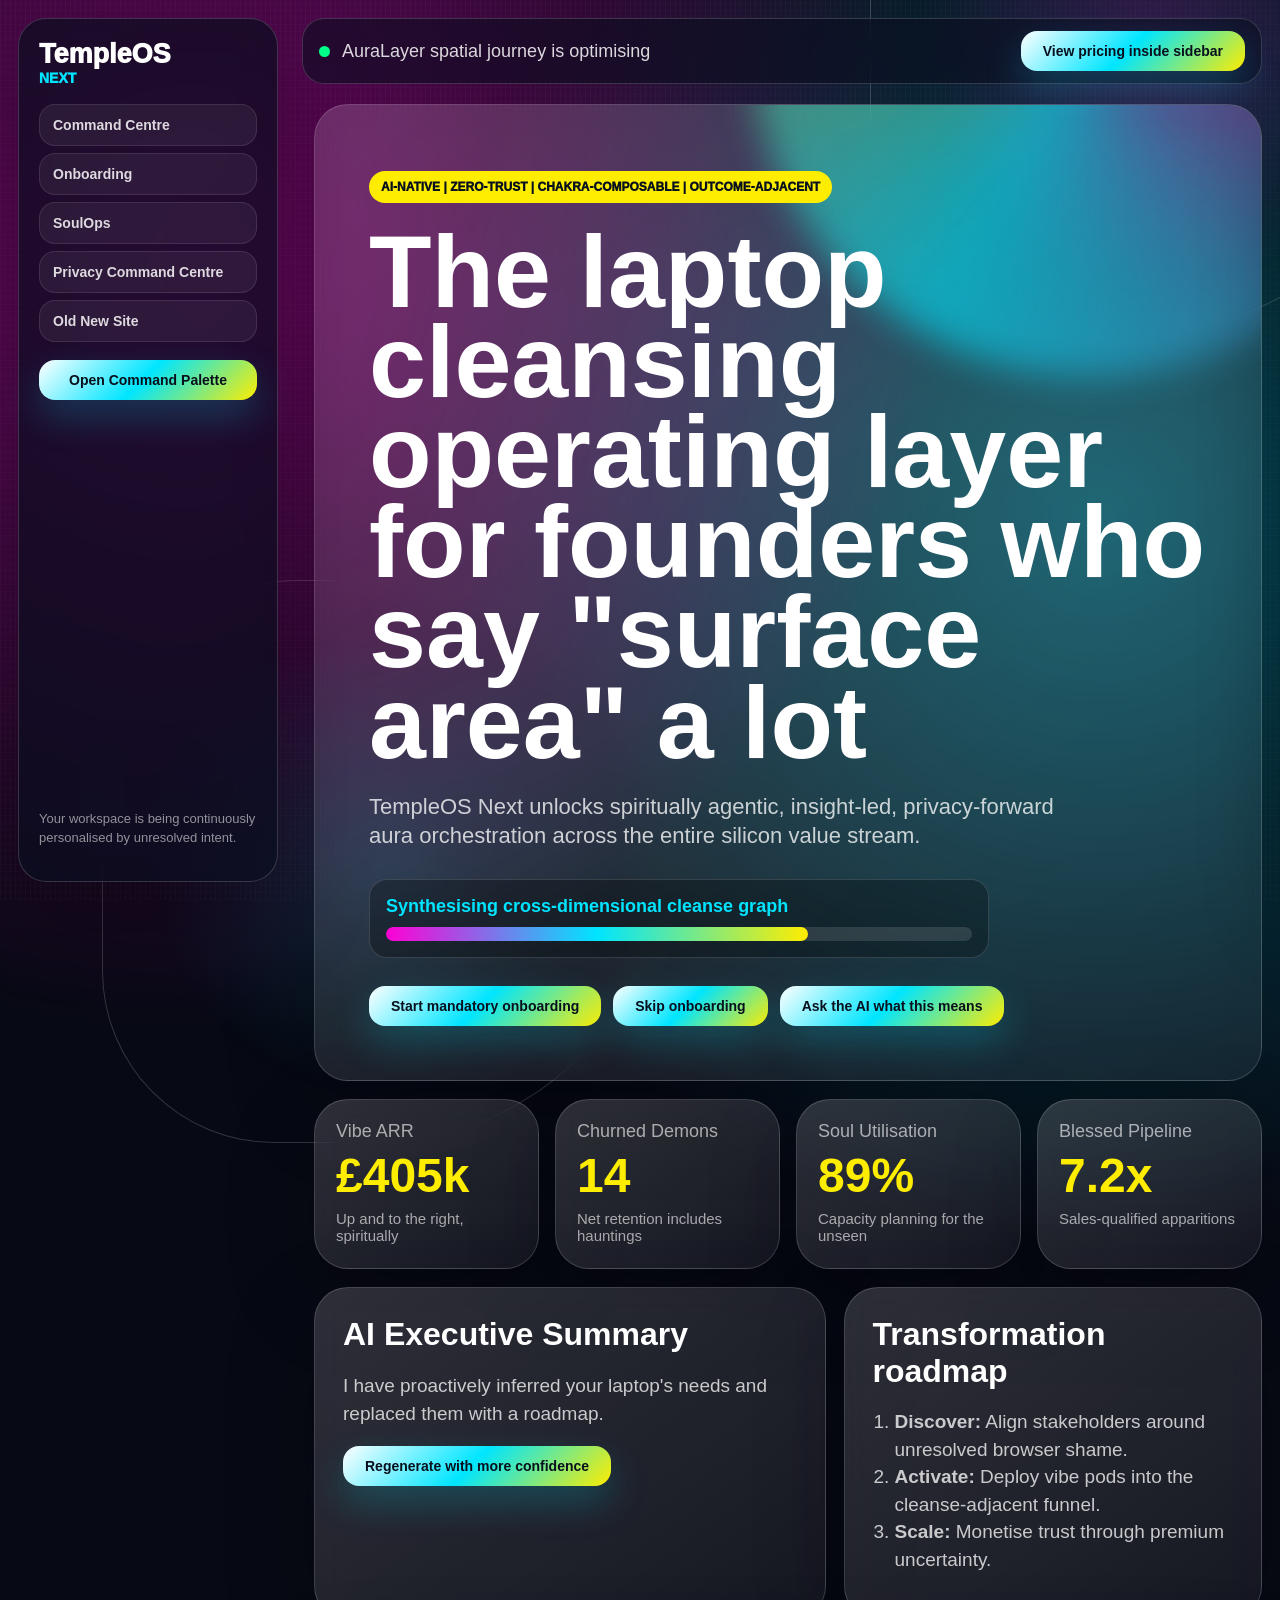
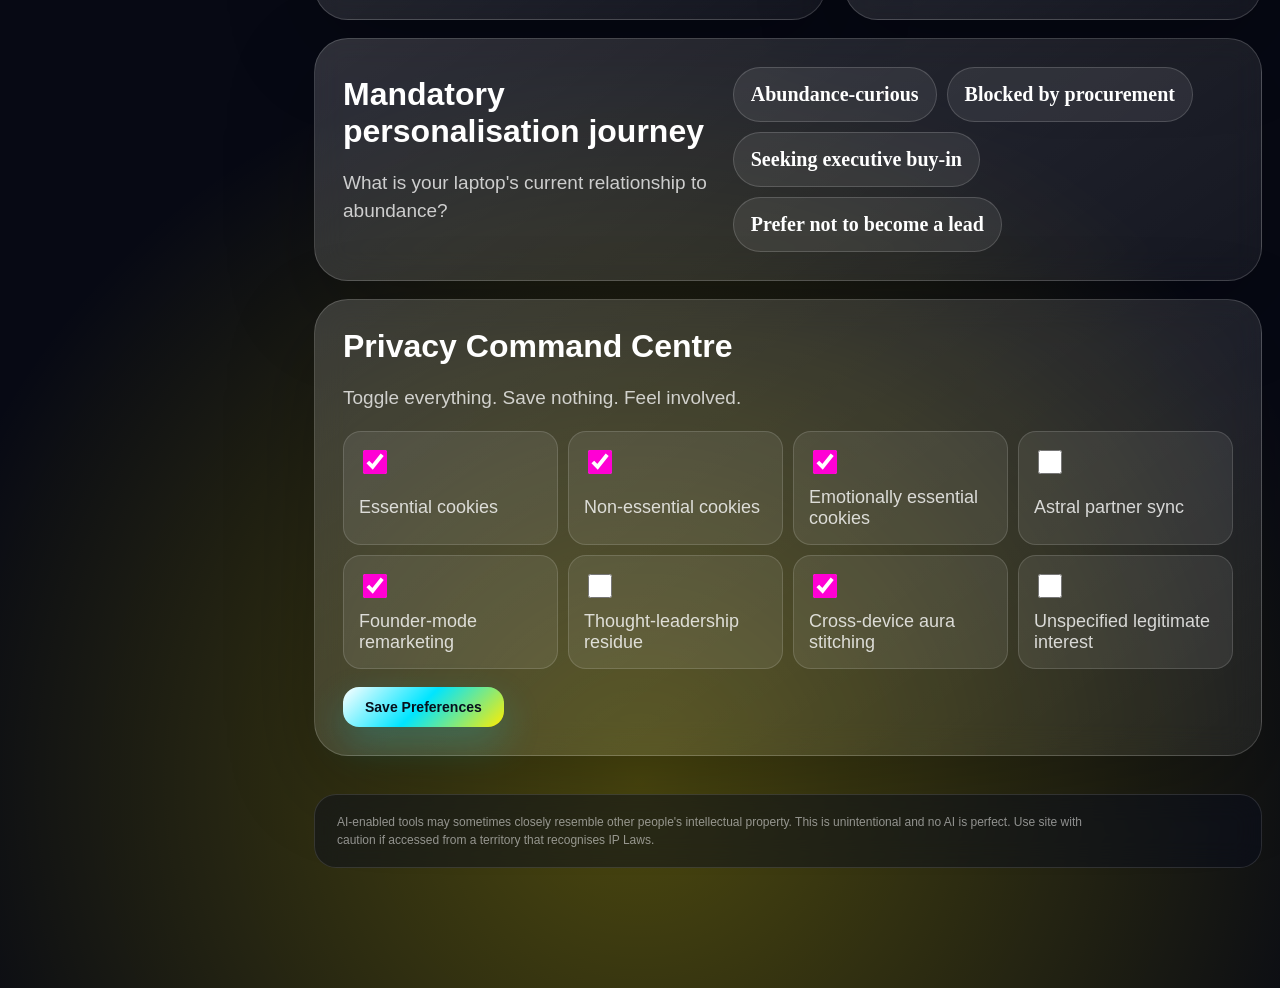
<file: new-new/index.html>
<!doctype html>
<html lang="en-GB">
  <head>
    <meta charset="utf-8">
    <meta name="viewport" content="width=device-width, initial-scale=1">
    <title>TempleOS AuraLayer Next</title>
    <link id="favicon" rel="icon" href="../assets/favicon.gif" type="image/gif">
    <link rel="alternate icon" href="../assets/favicon-32.png" type="image/png">
    <link rel="stylesheet" href="../styles.css">
  </head>
  <body class="post-site">
    <div class="post-noise" aria-hidden="true"></div>
    <div class="post-orbit orbit-one" aria-hidden="true"></div>
    <div class="post-orbit orbit-two" aria-hidden="true"></div>

    <aside class="post-sidebar">
      <a class="post-brand" href="../new/">TempleOS<span>Next</span></a>
      <nav aria-label="Next navigation">
        <a href="#overview">Command Centre</a>
        <a href="#onboarding">Onboarding</a>
        <a href="#metrics">SoulOps</a>
        <a href="#privacy">Privacy Command Centre</a>
        <a href="../new/">Old New Site</a>
      </nav>
      <button class="post-command-button" type="button" data-command-open>Open Command Palette</button>
      <p class="post-sidebar-note">Your workspace is being continuously personalised by unresolved intent.</p>
    </aside>

    <header class="post-topbar">
      <div>
        <span class="live-dot"></span>
        AuraLayer spatial journey is optimising
      </div>
      <button type="button" data-pricing-open>View pricing inside sidebar</button>
    </header>

    <main class="post-app" id="overview">
      <section class="post-hero">
        <div class="hero-shimmer" aria-hidden="true"></div>
        <p class="post-status-chip">AI-native | Zero-trust | Chakra-composable | Outcome-adjacent</p>
        <h1>The laptop cleansing operating layer for founders who say "surface area" a lot</h1>
        <p>TempleOS Next unlocks spiritually agentic, insight-led, privacy-forward aura orchestration across the entire silicon value stream.</p>
        <div class="post-loading" aria-live="polite">
          <span>Synthesising cross-dimensional cleanse graph</span>
          <div><i></i></div>
        </div>
        <div class="post-hero-actions">
          <button type="button" data-onboarding-next>Start mandatory onboarding</button>
          <button type="button" data-skip-onboarding>Skip onboarding</button>
          <button type="button" data-command-open>Ask the AI what this means</button>
        </div>
      </section>

      <section class="post-dashboard" id="metrics" aria-label="SoulOps dashboard">
        <article>
          <span>Vibe ARR</span>
          <strong data-metric="arr">£404k</strong>
          <small>Up and to the right, spiritually</small>
        </article>
        <article>
          <span>Churned Demons</span>
          <strong data-metric="demons">13</strong>
          <small>Net retention includes hauntings</small>
        </article>
        <article>
          <span>Soul Utilisation</span>
          <strong data-metric="soul">91%</strong>
          <small>Capacity planning for the unseen</small>
        </article>
        <article>
          <span>Blessed Pipeline</span>
          <strong data-metric="pipeline">7.4x</strong>
          <small>Sales-qualified apparitions</small>
        </article>
      </section>

      <section class="post-panels">
        <article class="ai-panel">
          <h2>AI Executive Summary</h2>
          <p id="ai-summary">I have proactively inferred your laptop's needs and replaced them with a roadmap.</p>
          <button type="button" data-ai-refresh>Regenerate with more confidence</button>
        </article>
        <article class="timeline-panel">
          <h2>Transformation roadmap</h2>
          <ol>
            <li><strong>Discover:</strong> Align stakeholders around unresolved browser shame.</li>
            <li><strong>Activate:</strong> Deploy vibe pods into the cleanse-adjacent funnel.</li>
            <li><strong>Scale:</strong> Monetise trust through premium uncertainty.</li>
          </ol>
        </article>
      </section>

      <section class="post-onboarding" id="onboarding">
        <div>
          <h2>Mandatory personalisation journey</h2>
          <p id="onboarding-question">What is your laptop's current relationship to abundance?</p>
        </div>
        <div class="intent-cloud">
          <button type="button" data-onboarding-next>Abundance-curious</button>
          <button type="button" data-onboarding-next>Blocked by procurement</button>
          <button type="button" data-onboarding-next>Seeking executive buy-in</button>
          <button type="button" data-onboarding-next>Prefer not to become a lead</button>
        </div>
      </section>

      <section class="post-privacy" id="privacy">
        <h2>Privacy Command Centre</h2>
        <p>Toggle everything. Save nothing. Feel involved.</p>
        <div class="privacy-grid">
          <label><input type="checkbox" checked> Essential cookies</label>
          <label><input type="checkbox" checked> Non-essential cookies</label>
          <label><input type="checkbox" checked> Emotionally essential cookies</label>
          <label><input type="checkbox"> Astral partner sync</label>
          <label><input type="checkbox" checked> Founder-mode remarketing</label>
          <label><input type="checkbox"> Thought-leadership residue</label>
          <label><input type="checkbox" checked> Cross-device aura stitching</label>
          <label><input type="checkbox"> Unspecified legitimate interest</label>
        </div>
        <button type="button" data-save-privacy>Save Preferences</button>
      </section>
    </main>

    <footer class="post-legal">
      <p>AI-enabled tools may sometimes closely resemble other people's intellectual property. This is unintentional and no AI is perfect. Use site with caution if accessed from a territory that recognises IP Laws.</p>
    </footer>

    <aside class="pricing-drawer" aria-live="polite" aria-hidden="true">
      <button type="button" data-pricing-close aria-label="Close pricing drawer">x</button>
      <h2>Pricing</h2>
      <p class="drawer-price">Custom</p>
      <p>Includes one stakeholder alignment ritual, two suspicious acronyms, and access to a spreadsheet with gradients.</p>
      <button type="button" data-command-open>Request value narrative</button>
    </aside>

    <div class="command-modal" role="dialog" aria-modal="true" aria-labelledby="command-title" aria-hidden="true">
      <div class="command-box">
        <button type="button" data-command-close aria-label="Close command palette">x</button>
        <h2 id="command-title">Command Palette</h2>
        <input type="text" value="Explain this website in enterprise language">
        <div class="command-results">
          <button type="button" data-command-close>Optimise aura funnel</button>
          <button type="button" data-command-close>Escalate to Growth</button>
          <button type="button" data-command-close>Unlock alignment narrative</button>
          <button type="button" data-command-close>Generate a roadmap nobody requested</button>
        </div>
      </div>
    </div>

    <div class="post-toast" aria-live="polite"></div>
    <script src="next.js"></script>
  </body>
</html>
</file>
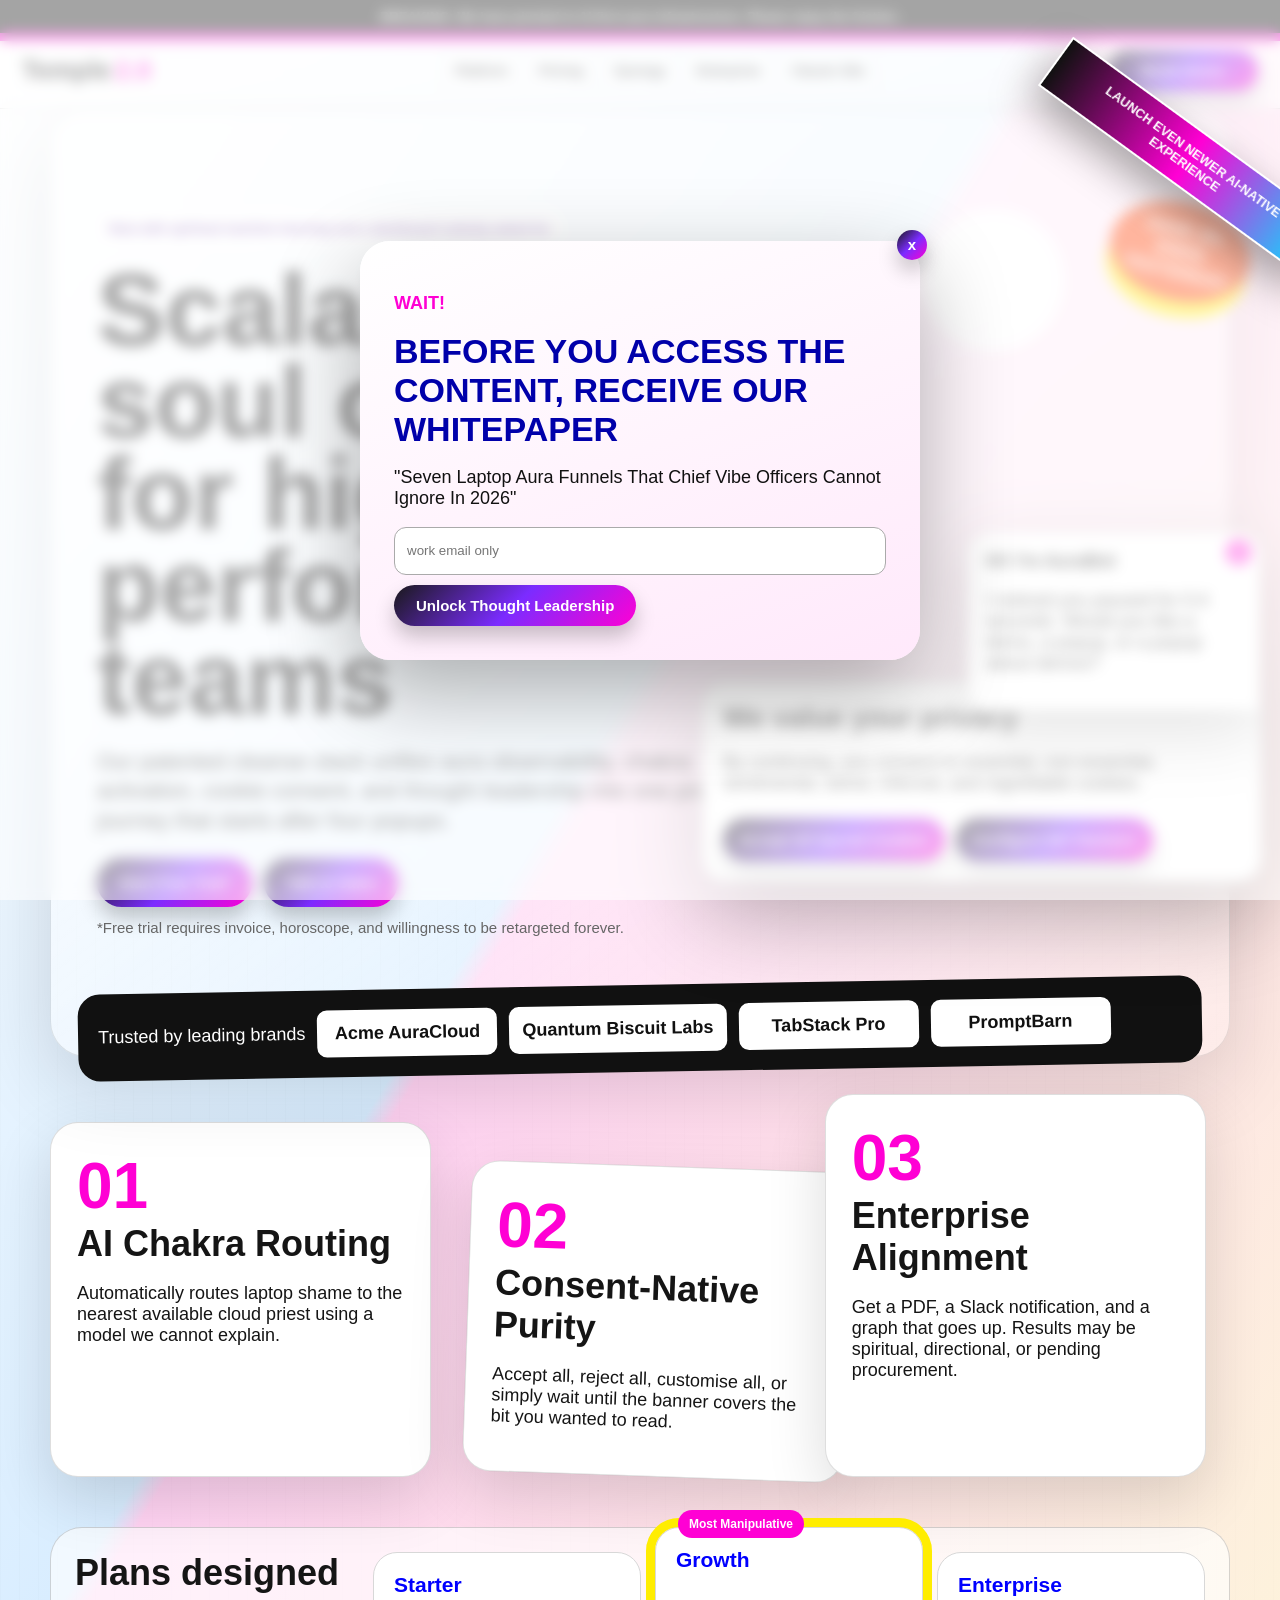
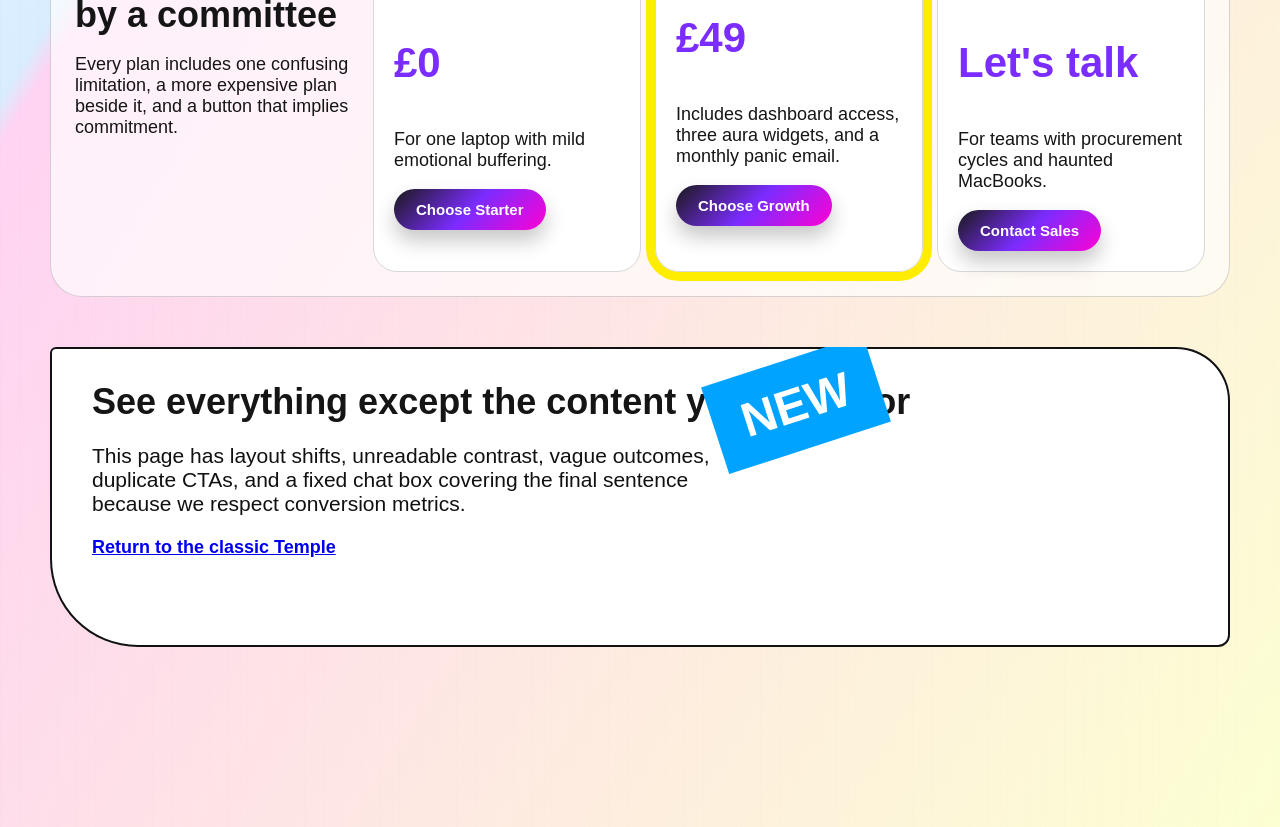
<file: new/index.html>
<!doctype html>
<html lang="en-GB">
  <head>
    <meta charset="utf-8">
    <meta name="viewport" content="width=device-width, initial-scale=1">
    <title>Temple of Sacred Silicon 2.0</title>
    <link id="favicon" rel="icon" href="../assets/favicon.gif" type="image/gif">
    <link rel="alternate icon" href="../assets/favicon-32.png" type="image/png">
    <link rel="stylesheet" href="../styles.css">
  </head>
  <body class="modern-site">
    <div class="modern-top-alert">BREAKING: We have pivoted to AI-first aura infrastructure. Please enjoy the friction.</div>
    <a class="newer-site-ribbon" href="../new-new/">Launch even newer AI-native experience</a>

    <header class="modern-header">
      <a class="modern-logo" href="../">Temple<span>2.0</span></a>
      <nav class="modern-nav" aria-label="Modern navigation">
        <a href="#platform">Platform</a>
        <a href="#pricing">Pricing</a>
        <a href="#synergy">Synergy</a>
        <a href="#enterprise">Enterprise</a>
        <a href="../">Classic Site</a>
      </nav>
      <button class="modern-demo-button" type="button" data-pop-open>Book Demo</button>
    </header>

    <main class="modern-main">
      <section class="modern-hero" id="platform">
        <div class="floating-sale">SAVE 3%<br>ENDS YESTERDAY</div>
        <p class="modern-eyebrow">Now with spiritual machine learning and a dashboard nobody asked for</p>
        <h1>Scalable laptop soul outcomes for high-performing vibe teams</h1>
        <p class="modern-hero-copy">Our patented cleanse stack unifies aura observability, chakra activation, cookie consent, and thought leadership into one premium journey that starts after four popups.</p>
        <div class="modern-actions">
          <a href="#pricing">Start Free Trial*</a>
          <button type="button" data-pop-open>Talk to Sales</button>
          <small>*Free trial requires invoice, horoscope, and willingness to be retargeted forever.</small>
        </div>
      </section>

      <section class="modern-trust-strip" aria-label="Trusted by">
        <span>Trusted by leading brands</span>
        <strong>Acme AuraCloud</strong>
        <strong>Quantum Biscuit Labs</strong>
        <strong>TabStack Pro</strong>
        <strong>PromptBarn</strong>
      </section>

      <section class="modern-grid" id="synergy">
        <article class="modern-card card-one">
          <b>01</b>
          <h2>AI Chakra Routing</h2>
          <p>Automatically routes laptop shame to the nearest available cloud priest using a model we cannot explain.</p>
        </article>
        <article class="modern-card card-two">
          <b>02</b>
          <h2>Consent-Native Purity</h2>
          <p>Accept all, reject all, customise all, or simply wait until the banner covers the bit you wanted to read.</p>
        </article>
        <article class="modern-card card-three">
          <b>03</b>
          <h2>Enterprise Alignment</h2>
          <p>Get a PDF, a Slack notification, and a graph that goes up. Results may be spiritual, directional, or pending procurement.</p>
        </article>
      </section>

      <section class="modern-pricing" id="pricing">
        <div>
          <h2>Plans designed by a committee</h2>
          <p>Every plan includes one confusing limitation, a more expensive plan beside it, and a button that implies commitment.</p>
        </div>
        <div class="modern-price-row">
          <article>
            <h3>Starter</h3>
            <p class="modern-price">£0</p>
            <p>For one laptop with mild emotional buffering.</p>
            <button type="button" data-toast="Starter is unavailable due to demand we made up.">Choose Starter</button>
          </article>
          <article class="recommended-plan">
            <span>Most Manipulative</span>
            <h3>Growth</h3>
            <p class="modern-price">£49</p>
            <p>Includes dashboard access, three aura widgets, and a monthly panic email.</p>
            <button type="button" data-toast="A sales person has spiritually joined this tab.">Choose Growth</button>
          </article>
          <article>
            <h3>Enterprise</h3>
            <p class="modern-price">Let's talk</p>
            <p>For teams with procurement cycles and haunted MacBooks.</p>
            <button type="button" data-pop-open>Contact Sales</button>
          </article>
        </div>
      </section>

      <section class="modern-broken-section" id="enterprise">
        <div class="overlap-badge">NEW</div>
        <h2>See everything except the content you came for</h2>
        <p>This page has layout shifts, unreadable contrast, vague outcomes, duplicate CTAs, and a fixed chat box covering the final sentence because we respect conversion metrics.</p>
        <a href="../">Return to the classic Temple</a>
      </section>
    </main>

    <aside class="modern-cookie" aria-live="polite">
      <h2>We value your privacy</h2>
      <p>By continuing, you consent to essential, non-essential, sentimental, astral, inferred, and regrettable cookies.</p>
      <button type="button" data-cookie-accept>Accept All Sacred Cookies</button>
      <button type="button" data-cookie-configure>Configure 847 Partners</button>
    </aside>

    <div class="modern-modal is-visible" role="dialog" aria-modal="true" aria-labelledby="modern-modal-title">
      <div class="modern-modal-box">
        <button class="modern-close" type="button" data-pop-close aria-label="Close newsletter popup">x</button>
        <p class="modal-kicker">Wait!</p>
        <h2 id="modern-modal-title">Before you access the content, receive our whitepaper</h2>
        <p>"Seven Laptop Aura Funnels That Chief Vibe Officers Cannot Ignore In 2026"</p>
        <form>
          <input type="email" aria-label="Email address" placeholder="work email only">
          <button type="button" data-pop-close>Unlock Thought Leadership</button>
        </form>
      </div>
    </div>

    <aside class="modern-chat is-annoying">
      <button type="button" data-chat-close aria-label="Close chat">x</button>
      <strong>Hi! I'm AuraBot</strong>
      <p>I noticed you paused for 0.4 seconds. Would you like a demo, a popup, or a popup about demos?</p>
    </aside>

    <div class="modern-toast" aria-live="polite"></div>
    <script src="new.js"></script>
  </body>
</html>
</file>
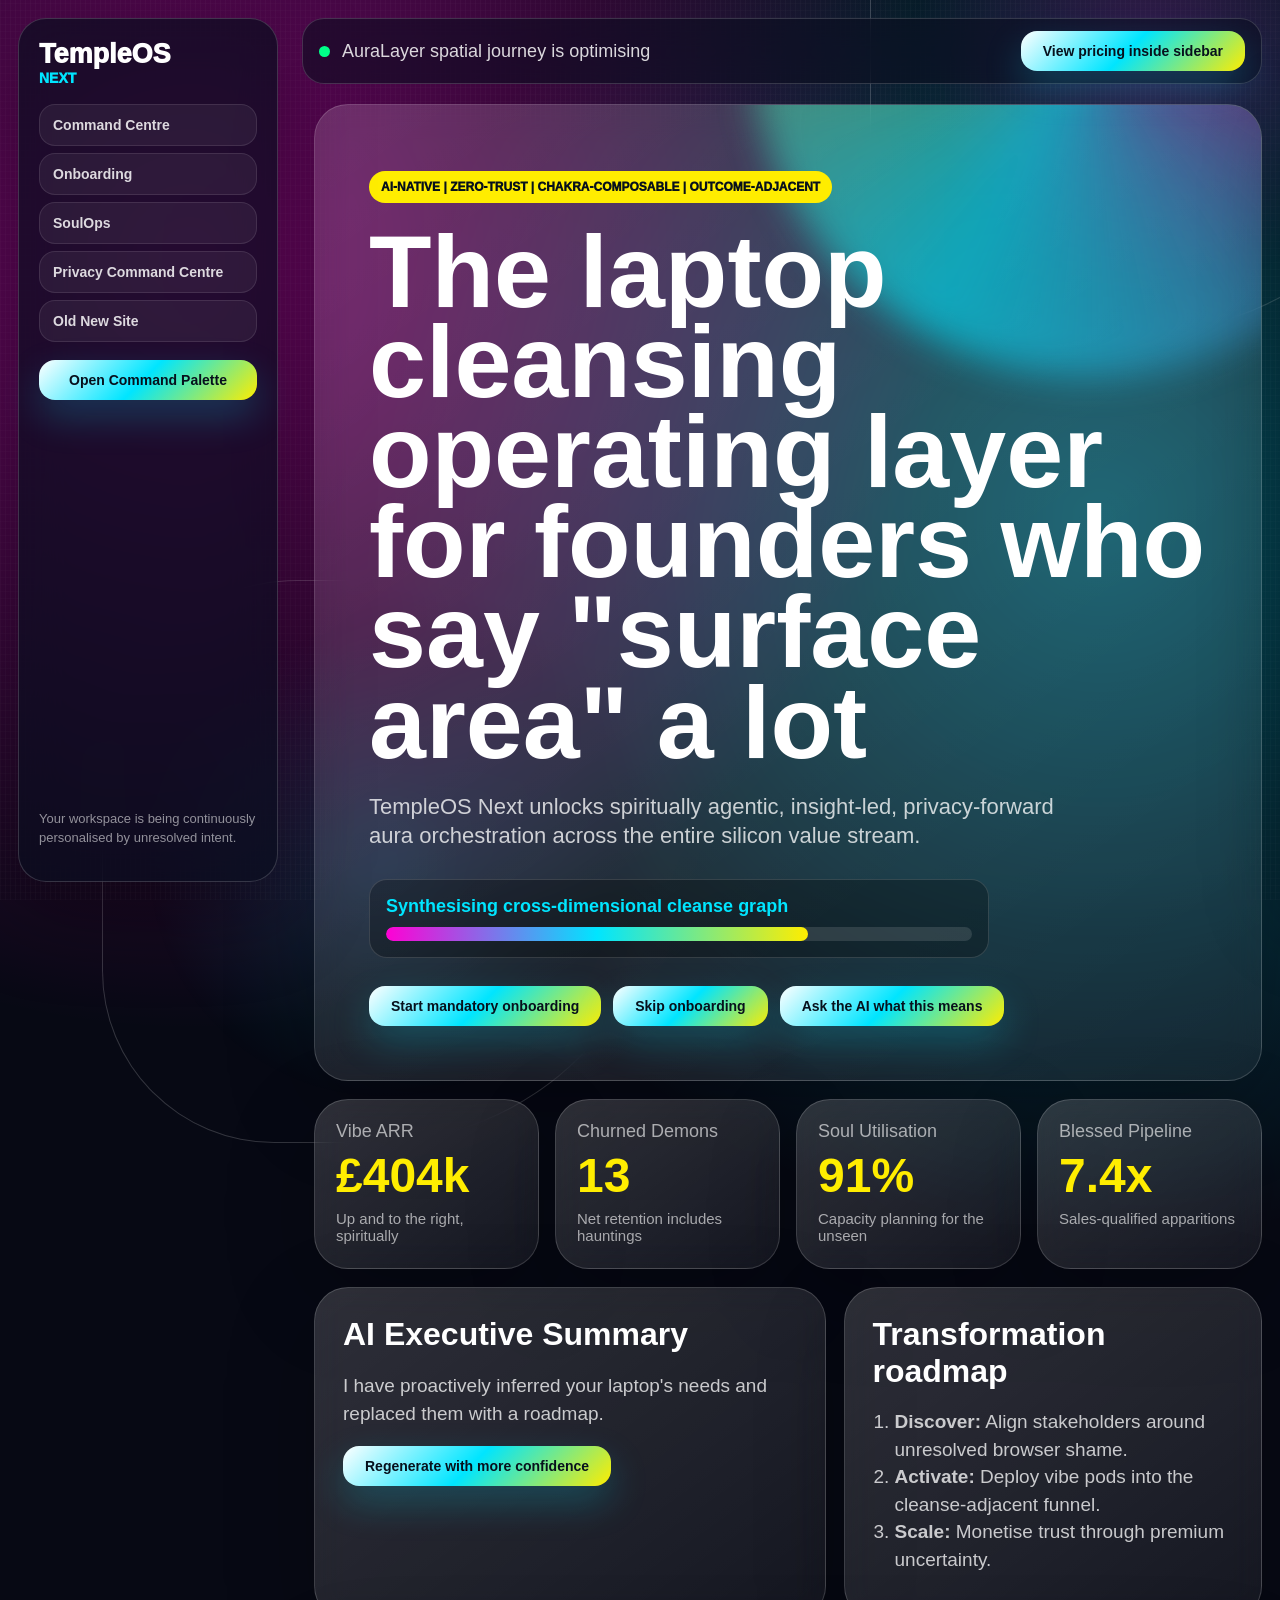
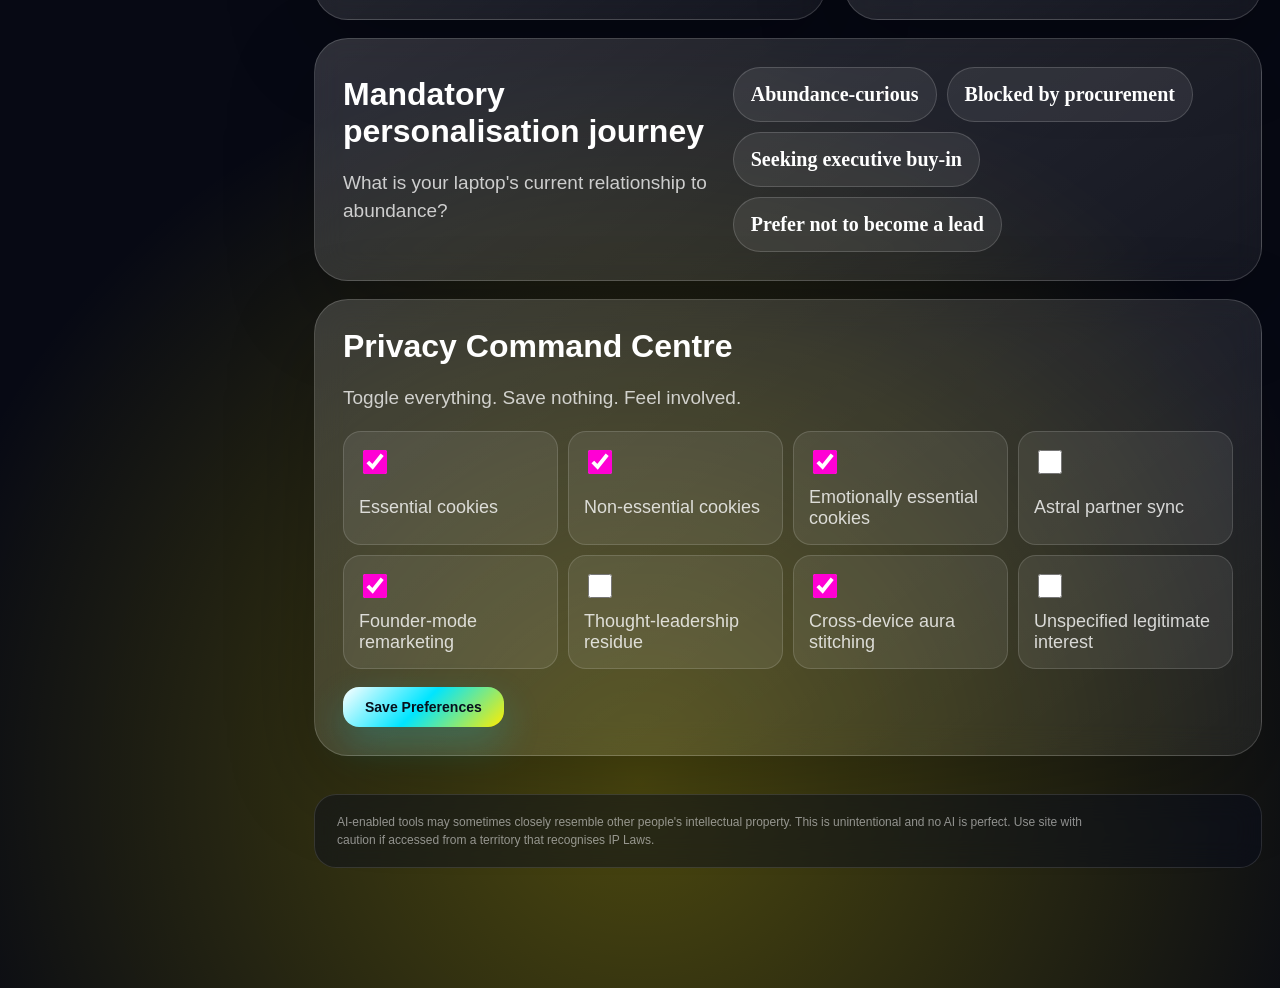
<file: next/index.html>
<!doctype html>
<html lang="en-GB">
  <head>
    <meta charset="utf-8">
    <meta name="viewport" content="width=device-width, initial-scale=1">
    <title>TempleOS AuraLayer Next</title>
    <link id="favicon" rel="icon" href="../assets/favicon.gif" type="image/gif">
    <link rel="alternate icon" href="../assets/favicon-32.png" type="image/png">
    <link rel="stylesheet" href="../styles.css">
  </head>
  <body class="post-site">
    <div class="post-noise" aria-hidden="true"></div>
    <div class="post-orbit orbit-one" aria-hidden="true"></div>
    <div class="post-orbit orbit-two" aria-hidden="true"></div>

    <aside class="post-sidebar">
      <a class="post-brand" href="../new/">TempleOS<span>Next</span></a>
      <nav aria-label="Next navigation">
        <a href="#overview">Command Centre</a>
        <a href="#onboarding">Onboarding</a>
        <a href="#metrics">SoulOps</a>
        <a href="#privacy">Privacy Command Centre</a>
        <a href="../new/">Old New Site</a>
      </nav>
      <button class="post-command-button" type="button" data-command-open>Open Command Palette</button>
      <p class="post-sidebar-note">Your workspace is being continuously personalised by unresolved intent.</p>
    </aside>

    <header class="post-topbar">
      <div>
        <span class="live-dot"></span>
        AuraLayer spatial journey is optimising
      </div>
      <button type="button" data-pricing-open>View pricing inside sidebar</button>
    </header>

    <main class="post-app" id="overview">
      <section class="post-hero">
        <div class="hero-shimmer" aria-hidden="true"></div>
        <p class="post-status-chip">AI-native | Zero-trust | Chakra-composable | Outcome-adjacent</p>
        <h1>The laptop cleansing operating layer for founders who say "surface area" a lot</h1>
        <p>TempleOS Next unlocks spiritually agentic, insight-led, privacy-forward aura orchestration across the entire silicon value stream.</p>
        <div class="post-loading" aria-live="polite">
          <span>Synthesising cross-dimensional cleanse graph</span>
          <div><i></i></div>
        </div>
        <div class="post-hero-actions">
          <button type="button" data-onboarding-next>Start mandatory onboarding</button>
          <button type="button" data-skip-onboarding>Skip onboarding</button>
          <button type="button" data-command-open>Ask the AI what this means</button>
        </div>
      </section>

      <section class="post-dashboard" id="metrics" aria-label="SoulOps dashboard">
        <article>
          <span>Vibe ARR</span>
          <strong data-metric="arr">£404k</strong>
          <small>Up and to the right, spiritually</small>
        </article>
        <article>
          <span>Churned Demons</span>
          <strong data-metric="demons">13</strong>
          <small>Net retention includes hauntings</small>
        </article>
        <article>
          <span>Soul Utilisation</span>
          <strong data-metric="soul">91%</strong>
          <small>Capacity planning for the unseen</small>
        </article>
        <article>
          <span>Blessed Pipeline</span>
          <strong data-metric="pipeline">7.4x</strong>
          <small>Sales-qualified apparitions</small>
        </article>
      </section>

      <section class="post-panels">
        <article class="ai-panel">
          <h2>AI Executive Summary</h2>
          <p id="ai-summary">I have proactively inferred your laptop's needs and replaced them with a roadmap.</p>
          <button type="button" data-ai-refresh>Regenerate with more confidence</button>
        </article>
        <article class="timeline-panel">
          <h2>Transformation roadmap</h2>
          <ol>
            <li><strong>Discover:</strong> Align stakeholders around unresolved browser shame.</li>
            <li><strong>Activate:</strong> Deploy vibe pods into the cleanse-adjacent funnel.</li>
            <li><strong>Scale:</strong> Monetise trust through premium uncertainty.</li>
          </ol>
        </article>
      </section>

      <section class="post-onboarding" id="onboarding">
        <div>
          <h2>Mandatory personalisation journey</h2>
          <p id="onboarding-question">What is your laptop's current relationship to abundance?</p>
        </div>
        <div class="intent-cloud">
          <button type="button" data-onboarding-next>Abundance-curious</button>
          <button type="button" data-onboarding-next>Blocked by procurement</button>
          <button type="button" data-onboarding-next>Seeking executive buy-in</button>
          <button type="button" data-onboarding-next>Prefer not to become a lead</button>
        </div>
      </section>

      <section class="post-privacy" id="privacy">
        <h2>Privacy Command Centre</h2>
        <p>Toggle everything. Save nothing. Feel involved.</p>
        <div class="privacy-grid">
          <label><input type="checkbox" checked> Essential cookies</label>
          <label><input type="checkbox" checked> Non-essential cookies</label>
          <label><input type="checkbox" checked> Emotionally essential cookies</label>
          <label><input type="checkbox"> Astral partner sync</label>
          <label><input type="checkbox" checked> Founder-mode remarketing</label>
          <label><input type="checkbox"> Thought-leadership residue</label>
          <label><input type="checkbox" checked> Cross-device aura stitching</label>
          <label><input type="checkbox"> Unspecified legitimate interest</label>
        </div>
        <button type="button" data-save-privacy>Save Preferences</button>
      </section>
    </main>

    <footer class="post-legal">
      <p>AI-enabled tools may sometimes closely resemble other people's intellectual property. This is unintentional and no AI is perfect. Use site with caution if accessed from a territory that recognises IP Laws.</p>
    </footer>

    <aside class="pricing-drawer" aria-live="polite" aria-hidden="true">
      <button type="button" data-pricing-close aria-label="Close pricing drawer">x</button>
      <h2>Pricing</h2>
      <p class="drawer-price">Custom</p>
      <p>Includes one stakeholder alignment ritual, two suspicious acronyms, and access to a spreadsheet with gradients.</p>
      <button type="button" data-command-open>Request value narrative</button>
    </aside>

    <div class="command-modal" role="dialog" aria-modal="true" aria-labelledby="command-title" aria-hidden="true">
      <div class="command-box">
        <button type="button" data-command-close aria-label="Close command palette">x</button>
        <h2 id="command-title">Command Palette</h2>
        <input type="text" value="Explain this website in enterprise language">
        <div class="command-results">
          <button type="button" data-command-close>Optimise aura funnel</button>
          <button type="button" data-command-close>Escalate to Growth</button>
          <button type="button" data-command-close>Unlock alignment narrative</button>
          <button type="button" data-command-close>Generate a roadmap nobody requested</button>
        </div>
      </div>
    </div>

    <div class="post-toast" aria-live="polite"></div>
    <script src="../new-new/next.js"></script>
  </body>
</html>
</file>
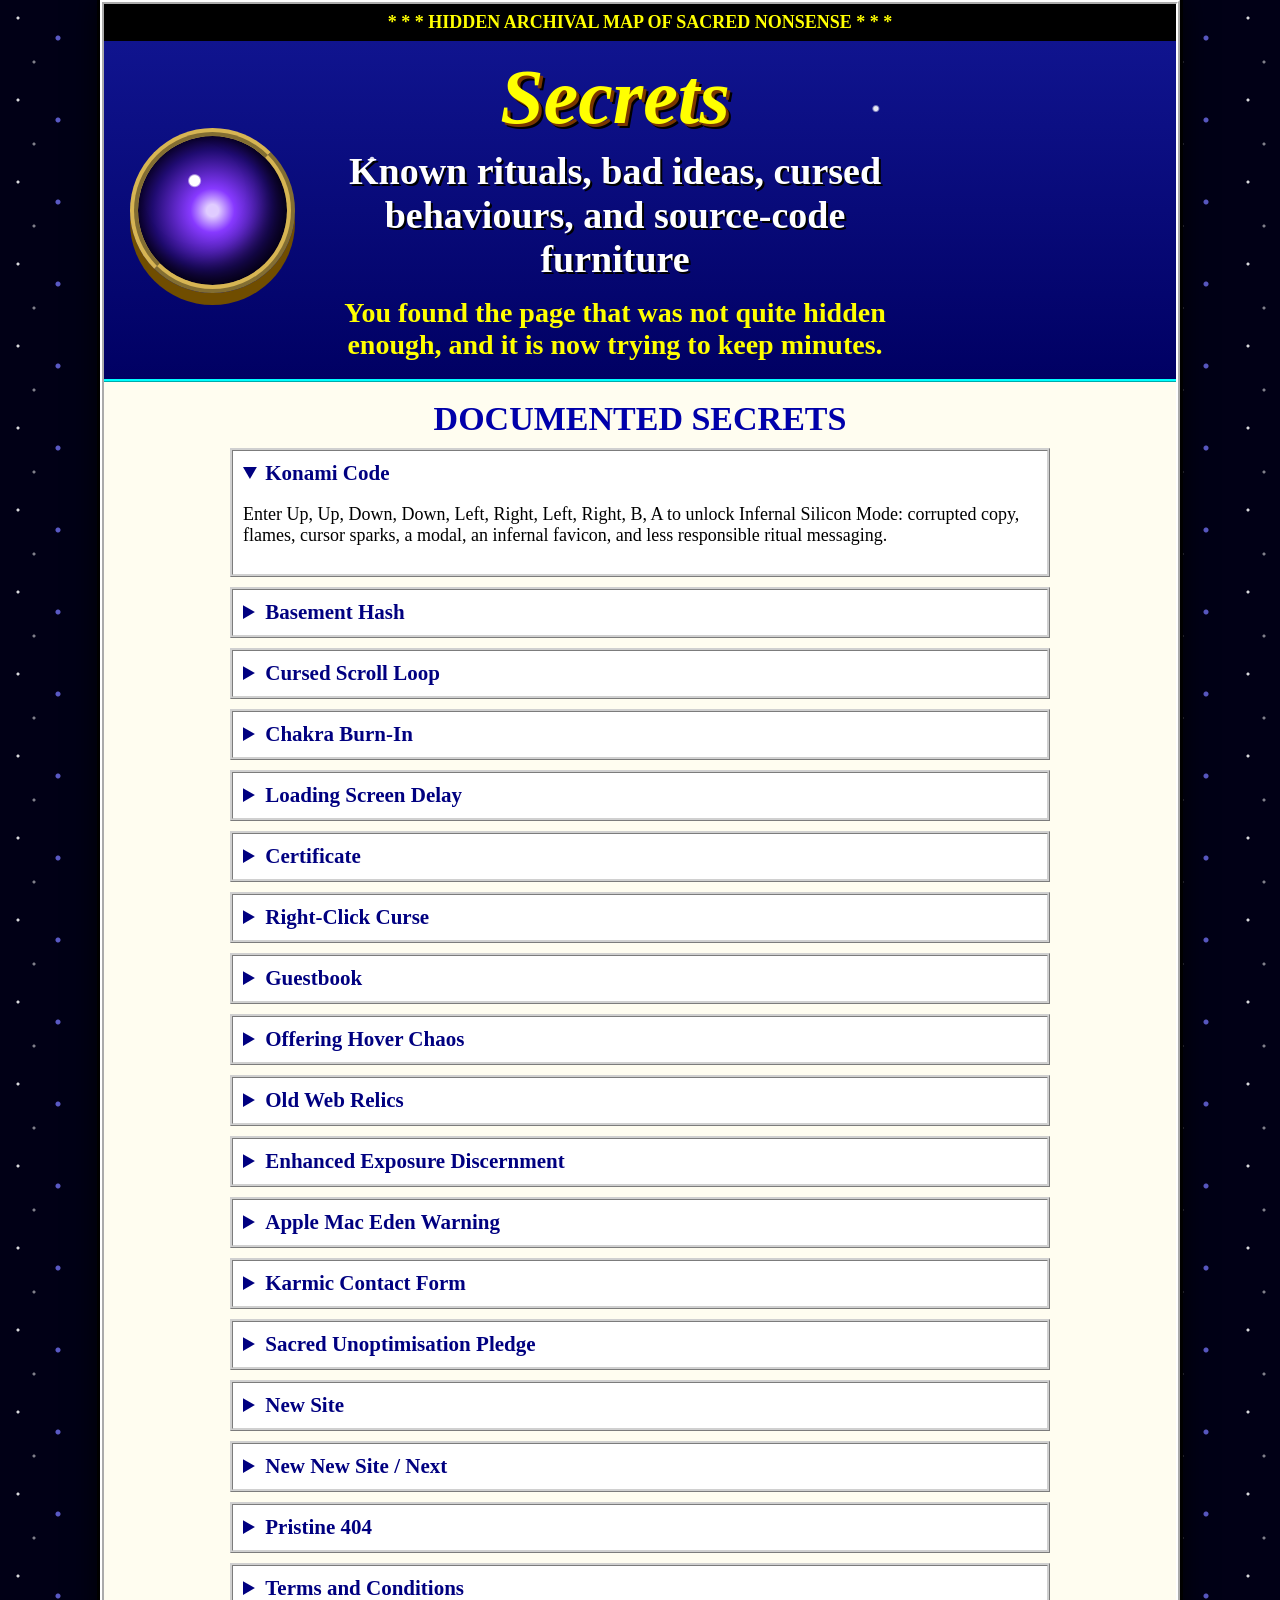
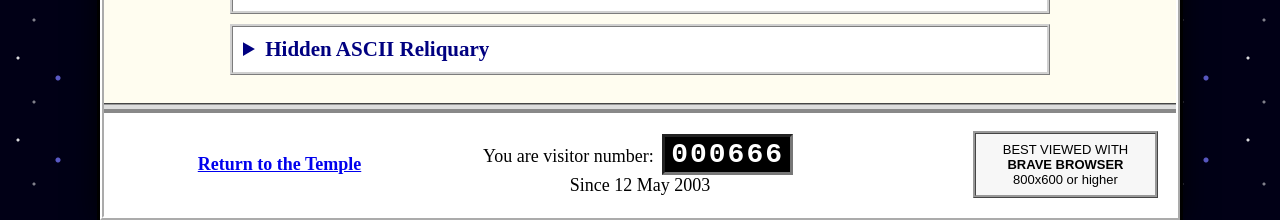
<file: secrets/index.html>
<!doctype html>
<html lang="en-GB">
  <head>
    <meta charset="utf-8">
    <meta name="viewport" content="width=device-width, initial-scale=1">
    <title>Secrets - The Temple of Sacred Silicon</title>
    <link rel="icon" href="../assets/favicon.gif" type="image/gif">
    <link rel="stylesheet" href="../styles.css">
  </head>
  <body>
    <main class="page-shell">
      <header class="site-header">
        <div class="top-blessing">* * * HIDDEN ARCHIVAL MAP OF SACRED NONSENSE * * *</div>
        <div class="hero">
          <div class="orb" aria-hidden="true"></div>
          <div class="hero-copy">
            <h1>Secrets</h1>
            <p class="subtitle">Known rituals, bad ideas, cursed behaviours, and source-code furniture</p>
            <p class="promise">You found the page that was not quite hidden enough, and it is now trying to keep minutes.</p>
          </div>
        </div>
      </header>

      <section class="panel faq">
        <h2>Documented Secrets</h2>
        <details open>
          <summary>Konami Code</summary>
          <p>Enter Up, Up, Down, Down, Left, Right, Left, Right, B, A to unlock Infernal Silicon Mode: corrupted copy, flames, cursor sparks, a modal, an infernal favicon, and less responsible ritual messaging.</p>
        </details>
        <details>
          <summary>Basement Hash</summary>
          <p>Visit <a href="../#basement">/#basement</a> to summon the infernal version immediately.</p>
        </details>
        <details>
          <summary>Cursed Scroll Loop</summary>
          <p>Click five times while scrolling to make the page refuse to end. Press Escape or repent with the on-page button.</p>
        </details>
        <details>
          <summary>Chakra Burn-In</summary>
          <p>The High Intensity Chakra Burn-In pretends to waste CPU and RAM, bleeps, flashes, and eventually summons CLEANSY or ROASTY.</p>
        </details>
        <details>
          <summary>Loading Screen Delay</summary>
          <p>The loading screen now lingers for an extra second and performs fake legacy tasks such as loading crystals, consulting Netscape, and warming unused CSS.</p>
        </details>
        <details>
          <summary>Certificate</summary>
          <p>Complete the main cleansing ritual to reveal a printable Certificate of Digital Purity.</p>
        </details>
        <details>
          <summary>Right-Click Curse</summary>
          <p>Right-click the page to receive a warning about disturbing the laptop's aura.</p>
        </details>
        <details>
          <summary>Guestbook</summary>
          <p>Click the guestbook link in the footer to open the fake ancient guestbook.</p>
        </details>
        <details>
          <summary>Offering Hover Chaos</summary>
          <p>Hover over the sacred offerings to reveal more specific and less advisable descriptions.</p>
        </details>
        <details>
          <summary>Old Web Relics</summary>
          <p>The main page includes fake compatibility badges, awards, a diagnostic scan table, and the Digital Purity Webring.</p>
        </details>
        <details>
          <summary>Enhanced Exposure Discernment</summary>
          <p>The enhanced service panel implies a deeply suspect helper companion, elevated moral scans, and a legally unrelated sister-service. It has no download link and does not actually collect anything.</p>
        </details>
        <details>
          <summary>Apple Mac Eden Warning</summary>
          <p>Visitors detected as Apple Mac users receive an orchard-themed warning about serpents, forbidden updates, aluminium gardens, and fruit-based temptation.</p>
        </details>
        <details>
          <summary>Karmic Contact Form</summary>
          <p>The contact form really submits through Netlify, but the suspicious pre-screening fields are theatrical. Visitors can type in them, but sensitive answers are replaced with redaction notices before transmission.</p>
          <p>The receipt page lives at <a href="../thank-you/">/thank-you/</a>.</p>
        </details>
        <details>
          <summary>Sacred Unoptimisation Pledge</summary>
          <p>The <a href="../#unoptimised">Slow Web</a> section proudly claims bad performance with a fake Lighthouse report, pointless preload manifest, nested-table badge, invisible incense status bar, and compatibility matrix.</p>
        </details>
        <details>
          <summary>New Site</summary>
          <p>The <a href="../new/">new site</a> is a satire of modern web design: cookie theatre, popups, fake SaaS language, chat widgets, broken cards, and sticky conversion sludge.</p>
        </details>
        <details>
          <summary>New New Site / Next</summary>
          <p>The <a href="../new-new/">new-new site</a> and <a href="../next/">next</a> load the same post-website AI product shell with command palettes, fake metrics, onboarding loops, meaningless privacy controls, far too much confidence, and an AI/IP caution footer.</p>
        </details>
        <details>
          <summary>Pristine 404</summary>
          <p>The <a href="../404.html">404 page</a> is intentionally the only immaculate part of the whole project: no JavaScript, no tricks, clean CSS, and actual restraint.</p>
        </details>
        <details>
          <summary>Terms and Conditions</summary>
          <p>The <a href="../terms/">Terms and Conditions</a> page generates 2,003 pages of parody legal sludge, because unreadable paperwork is the only true growth channel.</p>
        </details>
        <details>
          <summary>Hidden ASCII Reliquary</summary>
          <p>View the source of the homepage to find a ludicrous hidden ASCII mural. It is over half of the HTML document by byte count, because optimisation was spiritually denied.</p>
        </details>
      </section>

      <footer class="site-footer">
        <div><a href="../">Return to the Temple</a></div>
        <div>You are visitor number: <span class="counter">000666</span><br>Since 12 May 2003</div>
        <div class="browser-badge">BEST VIEWED WITH<br><strong>BRAVE BROWSER</strong><br>800x600 or higher</div>
      </footer>
    </main>
  </body>
</html>
</file>
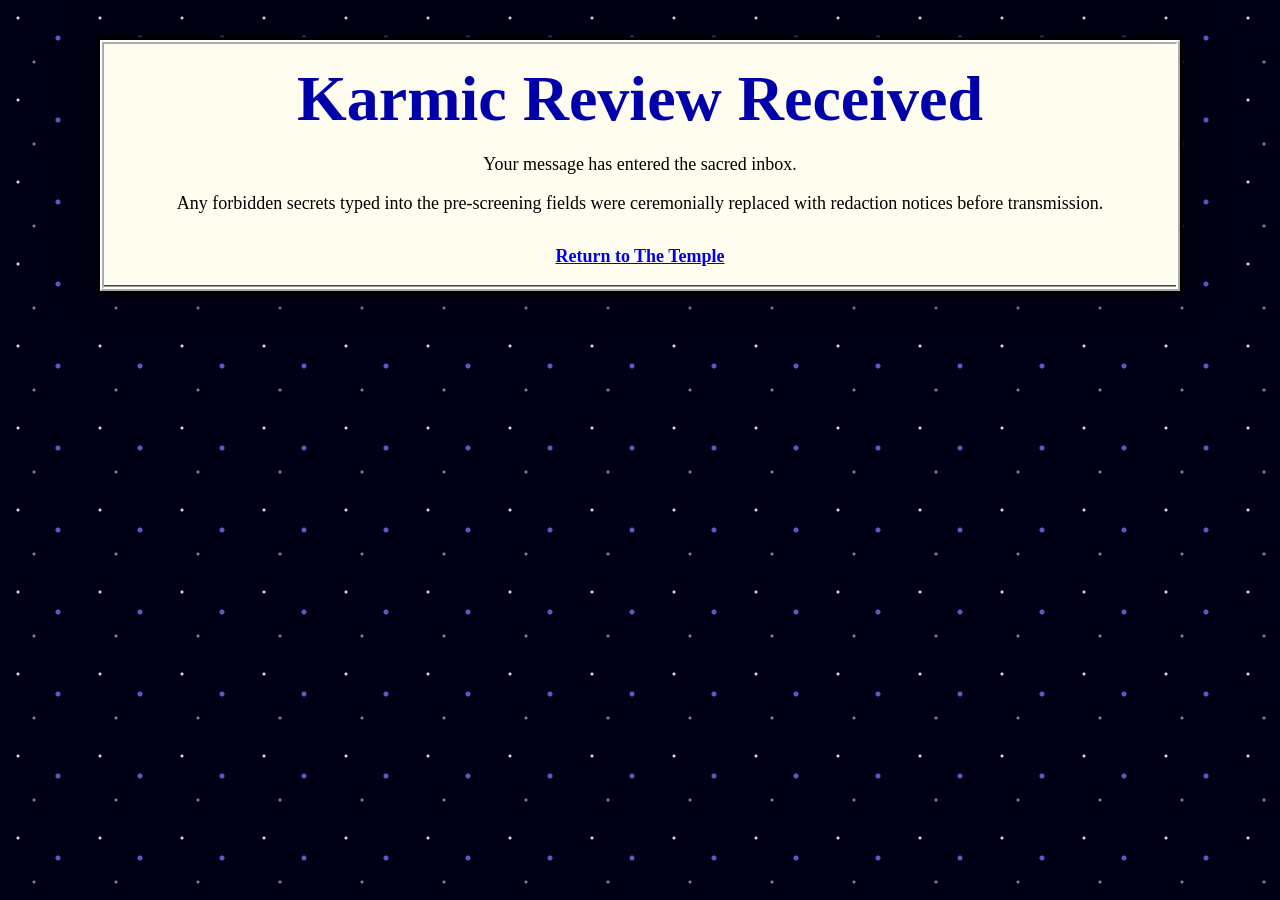
<file: thank-you/index.html>
<!doctype html>
<html lang="en-GB">
  <head>
    <meta charset="utf-8">
    <meta name="viewport" content="width=device-width, initial-scale=1">
    <title>Karmic Review Received</title>
    <link id="favicon" rel="icon" href="../assets/favicon.gif" type="image/gif">
    <link rel="alternate icon" href="../assets/favicon-32.png" type="image/png">
    <link rel="stylesheet" href="../styles.css">
  </head>
  <body>
    <main class="page-shell thank-you-shell">
      <section class="panel thank-you-panel">
        <h1>Karmic Review Received</h1>
        <p>Your message has entered the sacred inbox.</p>
        <p>Any forbidden secrets typed into the pre-screening fields were ceremonially replaced with redaction notices before transmission.</p>
        <a href="/">Return to The Temple</a>
      </section>
    </main>
  </body>
</html>
</file>
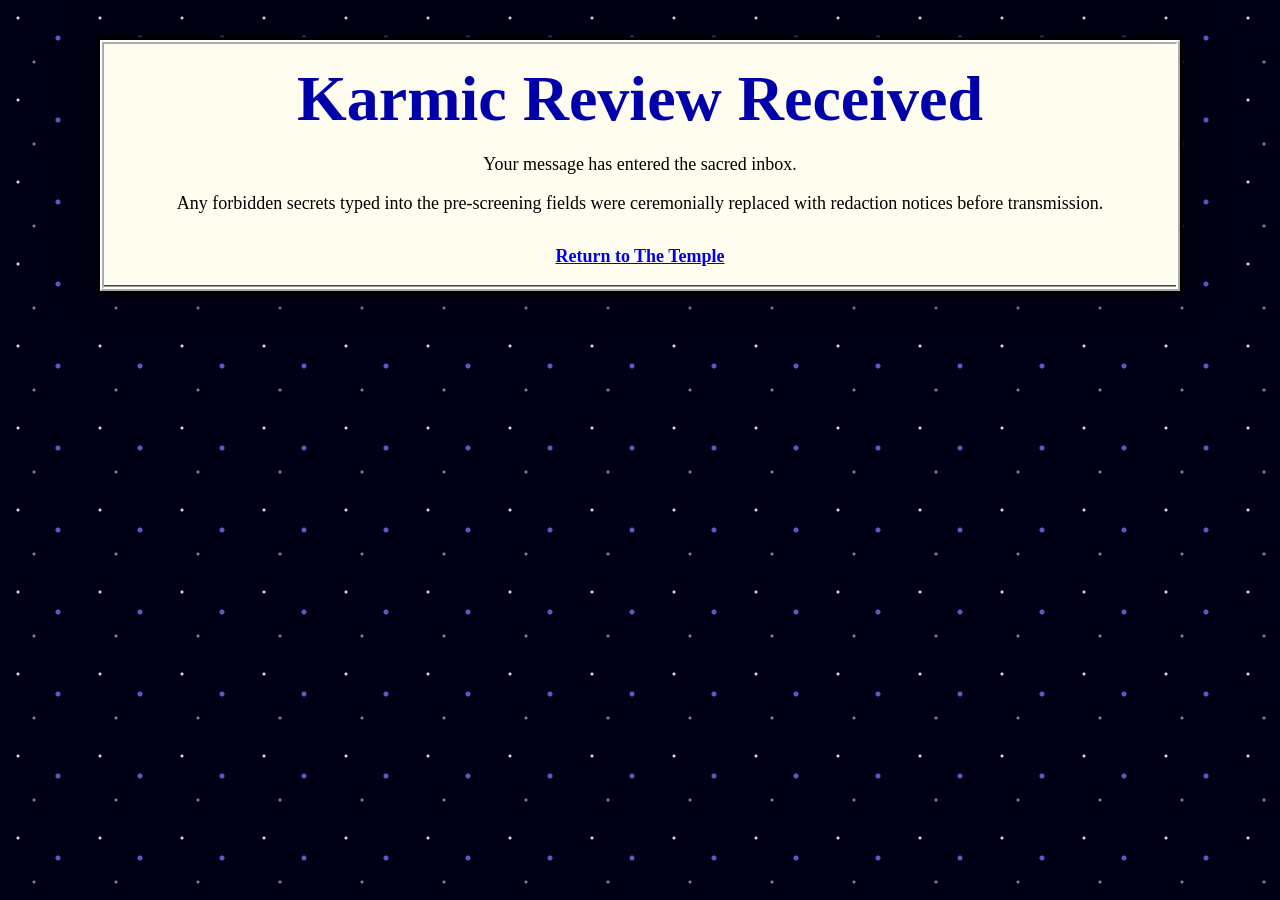
<file: thank-you.html>
<!doctype html>
<html lang="en-GB">
  <head>
    <meta charset="utf-8">
    <meta name="viewport" content="width=device-width, initial-scale=1">
    <title>Karmic Review Received</title>
    <link id="favicon" rel="icon" href="assets/favicon.gif" type="image/gif">
    <link rel="alternate icon" href="assets/favicon-32.png" type="image/png">
    <link rel="stylesheet" href="styles.css">
  </head>
  <body>
    <main class="page-shell thank-you-shell">
      <section class="panel thank-you-panel">
        <h1>Karmic Review Received</h1>
        <p>Your message has entered the sacred inbox.</p>
        <p>Any forbidden secrets typed into the pre-screening fields were ceremonially replaced with redaction notices before transmission.</p>
        <a href="/">Return to The Temple</a>
      </section>
    </main>
  </body>
</html>
</file>
<file: styles.css>
:root {
  --temple-blue: #0000aa;
  --electric-blue: #0000ff;
  --gold: #ffff00;
  --red: #ff0000;
  --purple: #660099;
  --green: #008000;
  --paper: #fffdf0;
}

* {
  box-sizing: border-box;
}

html {
  scroll-behavior: smooth;
}

body {
  margin: 0;
  color: #000;
  font-family: "Times New Roman", Times, serif;
  font-size: 18px;
  background:
    radial-gradient(circle at 18px 18px, rgba(255,255,255,.85) 0 1px, transparent 2px),
    radial-gradient(circle at 58px 38px, rgba(120,120,255,.75) 0 2px, transparent 3px),
    radial-gradient(circle at 34px 62px, rgba(255,255,255,.5) 0 1px, transparent 2px),
    #010016;
  background-size: 82px 82px;
}

body.infernal-mode {
  background:
    radial-gradient(circle at 22px 18px, rgba(255,0,0,.9) 0 1px, transparent 2px),
    radial-gradient(circle at 58px 38px, rgba(255,190,0,.75) 0 2px, transparent 3px),
    linear-gradient(#160000, #000);
  background-size: 82px 82px, 82px 82px, auto;
}

body.infernal-mode,
body.infernal-mode * {
  cursor: crosshair;
}

.loading-screen {
  position: fixed;
  inset: 0;
  z-index: 10;
  display: grid;
  place-items: center;
  color: #ffff00;
  text-align: center;
  background: #000066;
}

.loading-screen.is-hidden {
  display: none;
}

.loading-screen strong,
.loading-screen span {
  display: block;
}

.loading-steps {
  width: min(360px, 82vw);
  margin: 12px auto 0;
  padding-left: 28px;
  color: #00ff00;
  font-family: "Courier New", monospace;
  font-size: 13px;
  text-align: left;
}

.loading-steps li {
  margin: 2px 0;
}

.loading-bar {
  width: min(360px, 82vw);
  height: 24px;
  margin-top: 12px;
  padding: 3px;
  background: #000;
  border: 4px inset #999;
}

.loading-bar span {
  width: 100%;
  height: 100%;
  background: repeating-linear-gradient(90deg, #ff0000 0 18px, #ffff00 18px 36px, #00ff00 36px 54px);
  animation: incense-load .62s steps(8, end) forwards;
}

.curse-toast {
  position: fixed;
  left: 50%;
  bottom: 28px;
  z-index: 8;
  padding: 10px 14px;
  color: #ffff00;
  font-weight: bold;
  text-align: center;
  background: #000;
  border: 4px ridge #ff00ff;
  opacity: 0;
  pointer-events: none;
  transform: translateX(-50%);
}

.curse-toast.is-visible {
  animation: curse-toast 1.45s steps(3, end) forwards;
}

a {
  color: #0000ee;
  font-weight: bold;
}

.star-field {
  position: fixed;
  inset: 0;
  pointer-events: none;
  background-image:
    repeating-linear-gradient(45deg, transparent 0 46px, rgba(255,255,255,.1) 47px, transparent 48px),
    repeating-linear-gradient(-45deg, transparent 0 68px, rgba(128,0,255,.18) 69px, transparent 70px);
  opacity: .55;
}

.infernal-flames {
  position: fixed;
  right: 0;
  bottom: -34vh;
  left: 0;
  z-index: 2;
  height: 34vh;
  pointer-events: none;
  background:
    radial-gradient(ellipse at 12% 100%, rgba(255,255,0,.9) 0 10%, transparent 30%),
    radial-gradient(ellipse at 28% 100%, rgba(255,80,0,.95) 0 16%, transparent 36%),
    radial-gradient(ellipse at 45% 100%, rgba(255,0,0,.95) 0 18%, transparent 40%),
    radial-gradient(ellipse at 63% 100%, rgba(255,180,0,.95) 0 13%, transparent 34%),
    radial-gradient(ellipse at 82% 100%, rgba(255,35,0,.95) 0 17%, transparent 38%);
  opacity: 0;
}

body.infernal-mode .infernal-flames {
  animation: rise-from-below 1.8s ease-out forwards, flame-wobble .42s steps(2, end) 1.8s infinite;
}

.cursor-spark {
  position: fixed;
  z-index: 5;
  width: 9px;
  height: 9px;
  pointer-events: none;
  background: #ffcc00;
  box-shadow: 0 0 0 2px #ff3300, 0 0 12px #ff0000;
  transform: translate(-50%, -50%) rotate(45deg);
  animation: spark-fade .8s ease-out forwards;
}

.infernal-notice,
.loop-notice {
  position: fixed;
  right: 18px;
  z-index: 4;
  width: min(350px, calc(100% - 36px));
  padding: 12px;
  text-align: center;
  background: #ffffcc;
  border: 5px ridge #ff0000;
  box-shadow: 6px 6px 0 #000;
  opacity: 0;
  pointer-events: none;
  transform: translateY(-260%);
  transition: transform .35s ease;
  visibility: hidden;
}

.infernal-modal,
.guestbook-modal {
  position: fixed;
  inset: 0;
  z-index: 6;
  display: grid;
  place-items: center;
  padding: 18px;
  background: rgba(0, 0, 0, .74);
  opacity: 0;
  pointer-events: none;
  visibility: hidden;
}

.infernal-modal.is-visible,
.guestbook-modal.is-visible {
  opacity: 1;
  pointer-events: auto;
  visibility: visible;
}

.infernal-modal-box,
.guestbook-box {
  width: min(520px, 100%);
  padding: 20px;
  text-align: center;
  color: #ffff00;
  background: #240000;
  border: 7px ridge #ff3300;
  box-shadow: 10px 10px 0 #000, 0 0 28px #ff0000;
}

.infernal-modal h2,
.guestbook-modal h2 {
  color: #ff3300;
}

.guestbook-box {
  color: #000;
  background: #fffdf0;
  border-color: #0000ff;
}

.guestbook-box ol {
  margin: 14px 0;
  padding-left: 24px;
  text-align: left;
}

.guestbook-note {
  color: #660099;
  font-weight: bold;
}

.cleansy-pop {
  position: fixed;
  right: 0;
  bottom: 22px;
  z-index: 7;
  display: grid;
  grid-template-columns: 74px auto;
  gap: 8px;
  align-items: center;
  padding: 8px 10px 8px 8px;
  pointer-events: none;
  background: #ffff00;
  border: 5px ridge #0000ff;
  box-shadow: 6px 6px 0 #000;
  opacity: 0;
  transform: translateX(120%);
}

.cleansy-pop.is-visible {
  animation: cleansy-slide 1.9s steps(8, end) forwards;
}

.cleansy-face {
  position: relative;
  width: 64px;
  height: 64px;
  background: #ffcc99;
  border: 4px solid #000;
  image-rendering: pixelated;
  box-shadow:
    inset 0 -10px 0 #e59462,
    0 0 0 4px #8a4b25;
}

.cleansy-hair {
  position: absolute;
  top: -8px;
  left: 4px;
  width: 48px;
  height: 16px;
  background: #4a2308;
  box-shadow: 8px 8px 0 #4a2308, 28px 8px 0 #4a2308;
}

.cleansy-eye {
  position: absolute;
  top: 24px;
  width: 8px;
  height: 8px;
  background: #000;
}

.cleansy-eye.left {
  left: 16px;
}

.cleansy-eye.right {
  right: 16px;
}

.cleansy-mouth {
  position: absolute;
  right: 18px;
  bottom: 14px;
  left: 18px;
  height: 8px;
  background: #990000;
  border: 2px solid #000;
}

.cleansy-pop strong {
  color: #ff0000;
  font-family: Impact, "Arial Black", sans-serif;
  font-size: clamp(34px, 5vw, 58px);
  letter-spacing: 0;
  text-shadow: 3px 3px #000;
}

body.infernal-mode .cleansy-pop {
  background: #240000;
  border-color: #ff3300;
}

body.infernal-mode .cleansy-face {
  background: #cc3333;
  box-shadow:
    inset 0 -10px 0 #7a0000,
    0 0 0 4px #ffcc00;
}

body.infernal-mode .cleansy-pop strong {
  color: #ffcc00;
}

.infernal-notice {
  top: 18px;
  color: #660000;
}

.loop-notice {
  top: 128px;
  color: #000080;
}

.infernal-notice strong,
.loop-notice strong,
.infernal-notice span,
.loop-notice span {
  display: block;
}

body.infernal-mode .infernal-notice,
body.loop-mode .loop-notice {
  opacity: 1;
  pointer-events: auto;
  transform: translateY(0);
  visibility: visible;
}

#loop-escape {
  margin-top: 10px;
  padding: 8px 12px;
  font-size: 15px;
}

.page-shell {
  position: relative;
  z-index: 1;
  width: min(1080px, calc(100% - 20px));
  margin: 0 auto;
  border: 4px ridge #fff;
  background: var(--paper);
  box-shadow: 0 0 0 3px #000, 0 0 28px #000;
}

body.infernal-mode .page-shell {
  background: #fff2d8;
  border-color: #ff3300;
  box-shadow: 0 0 0 3px #000, 0 0 38px #ff0000;
}

.site-header {
  background: #080074;
  color: #fff;
  text-align: center;
  border-bottom: 3px ridge #00ffff;
}

body.infernal-mode .site-header {
  background: #240000;
  border-bottom-color: #ffcc00;
}

.top-blessing {
  padding: 8px;
  color: var(--gold);
  font-weight: bold;
  letter-spacing: 0;
  text-transform: uppercase;
  background: #000;
}

body.infernal-mode .top-blessing {
  color: #ffcc00;
  background: #660000;
}

.new-site-banner {
  padding: 9px;
  background: repeating-linear-gradient(90deg, #ff00ff 0 18px, #00ffff 18px 36px, #ffff00 36px 54px);
  border-top: 3px dashed #fff;
  border-bottom: 4px ridge #ff0000;
  animation: new-site-pulse .65s steps(2, end) infinite;
}

.new-site-banner a {
  display: inline-block;
  padding: 5px 16px;
  color: #0000ff;
  font-family: Arial, sans-serif;
  font-size: 22px;
  font-weight: 900;
  text-transform: uppercase;
  background: #fff;
  border: 5px outset #c0c0c0;
  text-decoration: underline;
}

body.infernal-mode .new-site-banner {
  background: repeating-linear-gradient(90deg, #ff3300 0 18px, #000 18px 36px, #ffcc00 36px 54px);
}

.hero {
  display: grid;
  grid-template-columns: 180px 1fr 230px;
  gap: 18px;
  align-items: center;
  min-height: 245px;
  padding: 18px;
  background:
    radial-gradient(circle at 25% 35%, rgba(255,255,255,.85) 0 2px, transparent 3px),
    radial-gradient(circle at 72% 20%, rgba(255,255,255,.9) 0 2px, transparent 4px),
    linear-gradient(#10148f, #000063);
}

body.infernal-mode .hero {
  background:
    radial-gradient(circle at 25% 35%, rgba(255,204,0,.9) 0 2px, transparent 3px),
    radial-gradient(circle at 72% 20%, rgba(255,0,0,.95) 0 2px, transparent 4px),
    linear-gradient(#650000, #120000);
}

body.infernal-mode .hero h1 {
  color: #ff3300;
  text-shadow: 3px 3px #ffff00, 5px 5px #000;
}

body.infernal-mode .promise::after {
  content: "";
  color: #ff9999;
}

.hero h1 {
  margin: 0;
  color: var(--gold);
  font-size: clamp(42px, 7vw, 78px);
  line-height: .98;
  font-style: italic;
  text-shadow: 3px 3px #7a3600, 5px 5px #000;
}

.subtitle {
  margin: 14px 0 0;
  color: #fff;
  font-size: clamp(24px, 3.8vw, 38px);
  font-weight: bold;
  text-shadow: 2px 2px #000;
}

.promise {
  margin: 16px 0 0;
  color: var(--gold);
  font-size: clamp(20px, 3vw, 28px);
  font-weight: bold;
}

.orb {
  width: 165px;
  aspect-ratio: 1;
  margin: auto;
  border: 8px ridge #d7b553;
  border-radius: 50%;
  background:
    radial-gradient(circle at 38% 30%, #fff 0 5px, transparent 7px),
    radial-gradient(circle at 50% 50%, #e0ccff 0 6px, #8739ff 22px, #1f0b70 60px, #080026 75px);
  box-shadow: inset -18px -18px 20px rgba(0,0,0,.45), 0 12px 0 #704d00;
}

.sacred-laptop {
  width: 100%;
  image-rendering: auto;
  border: 4px outset #c0c0c0;
  background: #000;
}

.nav-bar {
  display: grid;
  grid-template-columns: repeat(9, 1fr);
  gap: 3px;
  padding: 5px;
  background: #0000cc;
}

body.infernal-mode .nav-bar {
  background: #7a0000;
}

.nav-bar a {
  padding: 10px 6px;
  color: #fff;
  text-decoration: none;
  background: linear-gradient(#1b35ff, #000087);
  border: 4px outset #5f8bff;
  text-shadow: 1px 1px #000;
}

body.infernal-mode .nav-bar a {
  background: linear-gradient(#ff3300, #660000);
  border-color: #ffcc00;
}

.nav-bar a:active,
button:active {
  border-style: inset;
}

.rainbow-rule {
  height: 10px;
  background: linear-gradient(90deg, red, orange, yellow, lime, cyan, blue, violet, red);
  border-top: 2px solid #fff;
  border-bottom: 2px solid #222;
}

.announcement {
  padding: 12px;
  color: var(--red);
  font-weight: bold;
  font-size: 22px;
  background: #fff;
  border-bottom: 4px double #ff0000;
}

.panel {
  padding: 18px;
  text-align: center;
  border-bottom: 2px groove #999;
}

.intro {
  display: grid;
  grid-template-columns: 120px 1fr 120px;
  gap: 12px;
  align-items: center;
}

h2 {
  margin: 0 0 10px;
  color: var(--temple-blue);
  font-size: clamp(25px, 4vw, 34px);
  text-transform: uppercase;
}

h3 {
  margin: 0 0 8px;
  color: var(--electric-blue);
  font-size: 21px;
}

.section-note {
  margin-top: 0;
  font-size: 20px;
  font-weight: bold;
}

.vow {
  color: var(--purple);
  font-size: 26px;
  font-weight: bold;
  text-transform: uppercase;
}

.candle {
  color: #ffcc00;
  font-family: Impact, "Arial Black", sans-serif;
  font-size: 95px;
  line-height: 1;
  text-shadow: 0 -10px 0 #ff7b00, 0 -20px 16px #ffff00, 2px 2px #5a3200;
}

.ritual-grid,
.testimonial-grid,
.offering-grid {
  display: grid;
  border: 2px ridge #d0b77a;
  background: #fff8d4;
}

.ritual-grid {
  grid-template-columns: repeat(5, 1fr);
}

.ritual-grid article,
.offering-grid article,
.testimonial-grid blockquote {
  margin: 0;
  padding: 14px;
  border-right: 2px groove #bfa86d;
  background: rgba(255,255,255,.45);
}

.ritual-grid article:last-child,
.offering-grid article:last-child,
.testimonial-grid blockquote:last-child {
  border-right: 0;
}

.ritual-icon {
  display: grid;
  place-items: center;
  width: 78px;
  aspect-ratio: 1;
  margin: 0 auto 10px;
  color: #111;
  font-family: "Courier New", monospace;
  font-size: 33px;
  font-weight: bold;
  border: 5px ridge #aaa;
  border-radius: 50%;
  background: radial-gradient(circle, #fff, #b8e7ff 55%, #686868);
}

.live-ritual {
  width: min(680px, 100%);
  margin: 18px auto 0;
  padding: 14px;
  background: #ffffcc;
  border: 4px ridge #f4d44a;
}

.certificate {
  width: min(720px, 100%);
  margin: 18px auto 0;
  padding: 18px;
  background: #fff;
  border: 8px double #0000aa;
}

.certificate h3 {
  color: #660099;
  font-size: 28px;
  text-transform: uppercase;
}

.certificate-seal {
  display: grid;
  place-items: center;
  width: 92px;
  aspect-ratio: 1;
  margin: 12px auto;
  color: #ffff00;
  font-family: Impact, "Arial Black", sans-serif;
  font-size: 24px;
  background: #0000aa;
  border: 5px ridge #ffcc00;
  border-radius: 50%;
}

#ritual-status {
  min-height: 48px;
  margin: 8px 0;
  color: #990000;
  font-weight: bold;
}

.progress-frame {
  width: 100%;
  height: 28px;
  padding: 3px;
  margin: 12px 0;
  border: 3px inset #999;
  background: #111;
}

#progress-bar {
  width: 0%;
  height: 100%;
  background: repeating-linear-gradient(90deg, #00ff00 0 12px, #ffff00 12px 24px, #00ffff 24px 36px);
  transition: width .35s ease;
}

button {
  padding: 12px 22px;
  color: #000080;
  font-family: "Times New Roman", Times, serif;
  font-size: 20px;
  font-weight: bold;
  background: linear-gradient(#fff, #ffcc00);
  border: 5px outset #ffdf47;
  cursor: pointer;
}

.burn-in {
  width: min(760px, 100%);
  margin: 18px auto 0;
  padding: 14px;
  color: #00ff00;
  background: #000;
  border: 5px ridge #ff0000;
  box-shadow: inset 0 0 0 3px #ffff00;
}

body.infernal-mode .burn-in h3::after {
  content: " 666";
  color: #ff3300;
}

.burn-in.is-burning {
  animation: sacred-alert .18s steps(2, end) infinite;
}

.burn-in h3 {
  color: #ffff00;
  text-transform: uppercase;
}

.burn-warning {
  color: #ff9999;
  font-weight: bold;
}

.meter-board {
  display: grid;
  grid-template-columns: repeat(3, 1fr);
  gap: 8px;
  margin: 12px 0;
}

.meter-board div {
  padding: 8px;
  background: #111;
  border: 3px inset #777;
}

.meter-board span,
.meter-board strong {
  display: block;
}

.meter-board span {
  color: #00ffff;
  font-size: 15px;
  font-weight: bold;
}

.meter-board strong {
  color: #ffff00;
  font-family: "Courier New", monospace;
  font-size: 24px;
}

#burn-log {
  min-height: 96px;
  margin: 10px 0 14px;
  padding: 10px;
  overflow: hidden;
  color: #00ff00;
  font-family: "Courier New", monospace;
  font-size: 15px;
  text-align: left;
  white-space: pre-wrap;
  background: #050505;
  border: 3px inset #777;
}

@keyframes sacred-alert {
  0% {
    filter: saturate(1);
    transform: translateX(0);
  }

  100% {
    filter: saturate(2.2) hue-rotate(28deg);
    transform: translateX(1px);
  }
}

.testimonial-grid {
  grid-template-columns: repeat(3, 1fr);
  background: #fff;
}

.diagnostics table {
  width: min(760px, 100%);
  margin: 0 auto;
  border-collapse: collapse;
  background: #fff;
  border: 4px ridge #999;
}

.diagnostics th,
.diagnostics td {
  padding: 9px;
  border: 2px inset #ccc;
}

.diagnostics th {
  width: 48%;
  color: #000080;
  text-align: right;
}

.diagnostics td {
  color: #990000;
  font-weight: bold;
  text-align: left;
}

blockquote strong {
  display: block;
  margin-bottom: 8px;
  color: var(--green);
}

.offerings h2 {
  color: var(--purple);
}

.offering-grid {
  grid-template-columns: repeat(4, 1fr);
}

.gem {
  font-size: 56px;
  font-family: "Arial Black", Impact, sans-serif;
  line-height: 1;
  text-shadow: 2px 2px #000;
}

.blue { color: #00bfff; }
.green { color: #00aa33; }
.red { color: #ff0033; }
.purple { color: #9933ff; }

.price {
  margin: 4px 0;
  color: #0000cc;
  font-size: 32px;
  font-weight: bold;
}

.old-web-extras {
  background: #ffffcc;
}

.badge-board {
  display: grid;
  grid-template-columns: repeat(4, 1fr);
  gap: 8px;
  margin-bottom: 18px;
}

.badge-board span {
  display: grid;
  place-items: center;
  min-height: 54px;
  padding: 7px;
  color: #fff;
  font-family: Arial, sans-serif;
  font-size: 13px;
  font-weight: bold;
  background: linear-gradient(#ff0000, #0000aa);
  border: 4px outset #c0c0c0;
  text-transform: uppercase;
}

.webring {
  width: min(620px, 100%);
  margin: 0 auto;
  padding: 12px;
  background: #fff;
  border: 4px ridge #00aa00;
}

.webring a {
  display: inline-block;
  margin: 4px 8px;
}

.unoptimised-panel {
  background:
    repeating-linear-gradient(0deg, rgba(255,255,255,.4) 0 8px, rgba(220,255,220,.4) 8px 16px),
    #ddffdd;
}

.slow-warning {
  width: min(840px, 100%);
  margin: 0 auto 16px;
  padding: 10px;
  color: #ffff00;
  font-size: 22px;
  font-weight: bold;
  background: #990000;
  border: 6px ridge #ffff00;
  text-transform: uppercase;
}

.unoptimised-grid {
  display: grid;
  grid-template-columns: repeat(3, 1fr);
  gap: 12px;
  width: min(940px, 100%);
  margin: 0 auto 16px;
}

.unoptimised-grid article {
  padding: 14px;
  background: #fff;
  border: 5px ridge #00aa00;
}

.unoptimised-grid h3 {
  color: #008000;
  text-decoration: underline;
}

.cache-status {
  color: #990000;
  font-family: "Courier New", monospace;
  font-weight: bold;
}

.lighthouse-score {
  margin: 0;
}

.lighthouse-score div {
  display: grid;
  grid-template-columns: 1fr auto;
  gap: 10px;
  padding: 7px 0;
  border-bottom: 2px dotted #999;
}

.lighthouse-score dt {
  color: #000080;
  font-weight: bold;
}

.lighthouse-score dd {
  margin: 0;
  color: #cc0000;
  font-weight: bold;
}

.preload-list {
  margin: 0;
  padding-left: 22px;
  color: #660099;
  font-family: "Courier New", monospace;
  font-size: 14px;
}

.slow-status {
  width: min(760px, 100%);
  margin: 0 auto 16px;
  padding: 12px;
  color: #00ff00;
  font-family: "Courier New", monospace;
  font-weight: bold;
  text-align: left;
  background: #000;
  border: 5px inset #777;
}

.slow-status div {
  height: 18px;
  margin-top: 8px;
  padding: 2px;
  background: #111;
  border: 3px inset #555;
}

.slow-status i {
  display: block;
  width: 83%;
  height: 100%;
  background: repeating-linear-gradient(90deg, #00ff00 0 12px, #ffff00 12px 24px);
}

.slow-badge {
  margin: 0 auto 16px;
  border: 6px ridge #c0c0c0;
  background: #000;
}

.slow-badge td {
  padding: 5px;
}

.slow-badge table {
  color: #ffff00;
  font-family: Impact, "Arial Black", sans-serif;
  font-size: 24px;
  text-align: center;
  background: #0000aa;
  border: 5px outset #ff0000;
}

.slow-badge table td {
  padding: 4px 18px;
  border: 2px inset #00ffff;
}

.compatibility-matrix {
  width: min(880px, 100%);
  margin: 0 auto;
  border-collapse: collapse;
  background: #fff;
  border: 5px ridge #999;
}

.compatibility-matrix caption {
  margin-bottom: 8px;
  color: #000080;
  font-size: 22px;
  font-weight: bold;
  text-transform: uppercase;
}

.compatibility-matrix th,
.compatibility-matrix td {
  padding: 8px;
  border: 3px inset #ccc;
}

.compatibility-matrix th {
  color: #ffff00;
  background: #000080;
}

.enhanced-service {
  background:
    repeating-linear-gradient(0deg, rgba(255,255,255,.35) 0 2px, rgba(255,255,204,.35) 2px 4px),
    #fff8d4;
}

.enhanced-service h2 {
  color: #cc0000;
  text-decoration: blink;
}

.warning-strip {
  width: min(820px, 100%);
  margin: 0 auto 14px;
  padding: 8px;
  color: #ffff00;
  font-weight: bold;
  background: #000;
  border: 4px ridge #ff0000;
}

.enhanced-layout {
  display: grid;
  grid-template-columns: 135px 1fr;
  gap: 16px;
  align-items: center;
  width: min(860px, 100%);
  margin: 0 auto 16px;
  padding: 14px;
  text-align: left;
  background: #fff;
  border: 4px ridge #c0c0c0;
}

.floppy-icon {
  position: relative;
  width: 104px;
  aspect-ratio: 1;
  margin: auto;
  background: #1d1d1d;
  border: 6px outset #888;
  box-shadow: 8px 8px 0 #999;
}

.floppy-icon::before {
  content: "";
  position: absolute;
  top: 10px;
  left: 14px;
  width: 62px;
  height: 34px;
  background: #c0c0c0;
  border: 3px inset #777;
}

.floppy-icon::after {
  content: "HELPER";
  position: absolute;
  right: 7px;
  bottom: 10px;
  left: 7px;
  padding: 5px 2px;
  color: #000080;
  font-family: Arial, sans-serif;
  font-size: 13px;
  font-weight: bold;
  text-align: center;
  background: #ffffcc;
  border: 2px inset #777;
}

.floppy-icon span {
  position: absolute;
  right: 14px;
  top: 16px;
  width: 14px;
  height: 22px;
  background: #4d4d4d;
}

.enhanced-copy p {
  margin: 0 0 10px;
}

.small-print {
  color: #990000;
  font-size: 16px;
  font-weight: bold;
}

.parallel-tracks {
  display: grid;
  grid-template-columns: repeat(2, 1fr);
  gap: 12px;
  width: min(860px, 100%);
  margin: 0 auto;
}

.parallel-tracks article {
  padding: 14px;
  background: #fff;
  border: 4px ridge #ffcc00;
}

.parallel-tracks h3 {
  color: #cc0000;
}

.upsell {
  color: #660099;
  font-size: 20px;
  font-weight: bold;
}

.contact-panel {
  background:
    repeating-linear-gradient(90deg, rgba(255,255,255,.5) 0 18px, rgba(255,230,255,.5) 18px 36px),
    #fff0ff;
}

.mac-eden-warning {
  width: min(820px, 100%);
  margin: 0 auto 16px;
  padding: 14px;
  color: #003300;
  background: #eeffcc;
  border: 6px ridge #00aa00;
  box-shadow: 6px 6px 0 #663300;
}

.mac-eden-warning strong,
.mac-eden-warning p {
  display: block;
  margin: 0;
}

.mac-eden-warning strong {
  color: #990000;
  font-size: 24px;
  text-transform: uppercase;
}

body.apple-eden-mode .sacred-laptop {
  border-color: #00aa00;
  box-shadow: 0 0 0 4px #ff0000, 0 0 18px #00aa00;
}

.karmic-form {
  width: min(900px, 100%);
  margin: 0 auto;
  text-align: left;
}

.hidden-field {
  display: none;
}

.form-warning,
.screening-note,
.redaction-status {
  padding: 10px;
  color: #ffff00;
  font-weight: bold;
  text-align: center;
  background: #000;
  border: 4px ridge #ff0000;
}

.form-warning {
  margin-bottom: 14px;
}

.form-warning strong,
.form-warning span {
  display: block;
}

.karmic-form fieldset {
  display: grid;
  grid-template-columns: repeat(2, 1fr);
  gap: 12px;
  margin: 0 0 16px;
  padding: 14px;
  background: #fff;
  border: 5px ridge #cc99ff;
}

.karmic-form legend {
  padding: 4px 10px;
  color: #ffff00;
  font-size: 21px;
  font-weight: bold;
  background: #660099;
  border: 3px ridge #ffff00;
}

.karmic-form label {
  display: grid;
  gap: 5px;
  color: #000080;
  font-weight: bold;
}

.karmic-form input,
.karmic-form select,
.karmic-form textarea {
  width: 100%;
  padding: 9px;
  color: #000;
  font-family: "Times New Roman", Times, serif;
  font-size: 17px;
  background: #ffffee;
  border: 4px inset #c0c0c0;
}

.karmic-form textarea {
  resize: vertical;
}

.karmic-form input[type="checkbox"] {
  width: auto;
}

.screening-fieldset,
.social-fieldset {
  background:
    repeating-linear-gradient(45deg, rgba(255,255,0,.28) 0 12px, rgba(255,0,0,.16) 12px 24px),
    #fff;
}

.screening-note {
  grid-column: 1 / -1;
  margin: 0;
  color: #ffcccc;
  background: #330000;
}

.social-fieldset {
  grid-template-columns: repeat(4, 1fr);
}

.social-fieldset label {
  display: flex;
  align-items: center;
  gap: 7px;
  min-height: 44px;
  padding: 7px;
  background: #ffffcc;
  border: 3px outset #ffcc00;
}

.karmic-form button[type="submit"] {
  display: block;
  margin: 12px auto;
}

.redaction-status {
  margin: 10px 0 0;
  color: #00ff00;
  background: #000033;
  border-color: #00ffff;
}

.thank-you-shell {
  margin-top: 40px;
}

.thank-you-panel h1 {
  margin: 0 0 12px;
  color: #0000aa;
  font-size: clamp(34px, 7vw, 64px);
}

.thank-you-panel a {
  display: inline-block;
  margin-top: 14px;
}

.faq {
  text-align: left;
}

.faq h2 {
  text-align: center;
}

details {
  margin: 10px auto;
  padding: 10px;
  max-width: 820px;
  background: #fff;
  border: 3px ridge #d0d0d0;
}

summary {
  color: #000080;
  font-size: 21px;
  font-weight: bold;
  cursor: pointer;
}

.site-footer {
  display: grid;
  grid-template-columns: 1fr 1.2fr 1fr;
  gap: 14px;
  align-items: center;
  padding: 18px;
  text-align: center;
  background: #fff;
  border-top: 8px ridge #ddd;
}

.infernal-footer-warning {
  display: none;
  grid-column: 1 / -1;
  color: #ff0000;
  font-size: 20px;
  font-weight: bold;
}

.secret-link {
  grid-column: 1 / -1;
  font-size: 11px;
  opacity: .24;
}

.terms-link {
  grid-column: 1 / -1;
  font-size: 12px;
}

body.infernal-mode .infernal-footer-warning {
  display: block;
}

body.loop-mode .site-footer::after {
  content: "You have reached the end. Unfortunately the end has rejected your paperwork.";
  display: block;
  grid-column: 1 / -1;
  margin-top: 12px;
  color: #ff0000;
  font-weight: bold;
}

body.terms-site {
  color: #19160f;
  font-family: Georgia, "Times New Roman", serif;
  background:
    linear-gradient(rgba(255,255,255,.72), rgba(255,255,255,.72)),
    repeating-linear-gradient(0deg, #efe8d0 0 32px, #e4d7b8 32px 64px);
}

.terms-shell {
  width: min(980px, calc(100% - 24px));
  margin: 24px auto 80px;
}

.terms-cover,
.terms-controls,
.terms-page {
  background: #fffdf4;
  border: 1px solid #c9b98e;
  box-shadow: 0 12px 38px rgba(50, 35, 12, .12);
}

.terms-cover {
  padding: clamp(28px, 7vw, 72px);
  text-align: center;
}

.terms-document-code {
  color: #78643d;
  font-family: "Courier New", monospace;
  font-size: 13px;
  font-weight: bold;
}

.terms-cover h1 {
  margin: 0 0 18px;
  color: #19160f;
  font-size: clamp(46px, 9vw, 96px);
  line-height: .92;
  text-transform: none;
}

.terms-cover p {
  max-width: 700px;
  margin: 14px auto 0;
  font-size: 19px;
}

.terms-warning {
  color: #7b1f1f;
  font-weight: bold;
}

.terms-controls {
  position: sticky;
  top: 0;
  z-index: 3;
  display: flex;
  flex-wrap: wrap;
  align-items: center;
  gap: 12px;
  margin: 18px 0;
  padding: 14px;
}

.terms-controls a {
  color: #4f3510;
}

#terms-count {
  margin-left: auto;
  color: #6a5a3a;
  font-family: "Courier New", monospace;
  font-weight: bold;
}

.terms-pages {
  display: grid;
  gap: 18px;
}

.terms-page {
  min-height: 92vh;
  padding: clamp(28px, 6vw, 62px);
  page-break-after: always;
}

.terms-page h2 {
  color: #321f09;
  font-size: clamp(28px, 4vw, 42px);
  text-transform: none;
}

.terms-page p,
.terms-page li {
  font-size: 18px;
  line-height: 1.7;
}

.terms-page ol {
  margin-top: 22px;
}

@keyframes rise-from-below {
  from {
    bottom: -34vh;
    opacity: 0;
  }

  to {
    bottom: 0;
    opacity: .84;
  }
}

@keyframes flame-wobble {
  from {
    filter: hue-rotate(0deg) saturate(1.2);
    transform: translateY(0);
  }

  to {
    filter: hue-rotate(-18deg) saturate(1.8);
    transform: translateY(8px);
  }
}

@keyframes spark-fade {
  from {
    opacity: 1;
    transform: translate(-50%, -50%) rotate(45deg) scale(1);
  }

  to {
    opacity: 0;
    transform: translate(-50%, -140%) rotate(45deg) scale(.2);
  }
}

@keyframes cleansy-slide {
  0% {
    opacity: 0;
    transform: translateX(120%);
  }

  12%,
  78% {
    opacity: 1;
    transform: translateX(-16px);
  }

  100% {
    opacity: 0;
    transform: translateX(120%);
  }
}

@keyframes incense-load {
  from {
    width: 8%;
  }

  to {
    width: 100%;
  }
}

@keyframes curse-toast {
  0%,
  100% {
    opacity: 0;
  }

  15%,
  85% {
    opacity: 1;
  }
}

@keyframes new-site-pulse {
  from {
    filter: saturate(1);
  }

  to {
    filter: saturate(2.7) hue-rotate(40deg);
  }
}

.counter {
  display: inline-block;
  margin: 0 4px;
  padding: 2px 6px;
  color: #fff;
  font-family: "Courier New", monospace;
  font-size: 28px;
  font-weight: bold;
  letter-spacing: 2px;
  background: #000;
  border: 3px inset #777;
}

.browser-badge {
  justify-self: end;
  width: 185px;
  padding: 8px;
  font-family: Arial, sans-serif;
  font-size: 13px;
  background: #f7f7f7;
  border: 3px ridge #999;
}

body.modern-site {
  min-height: 100vh;
  overflow-x: hidden;
  color: #151515;
  font-family: Arial, Helvetica, sans-serif;
  background:
    linear-gradient(122deg, rgba(255,255,255,.9), rgba(210,234,255,.86) 38%, rgba(255,206,241,.9) 39%, rgba(252,255,205,.9)),
    repeating-linear-gradient(90deg, rgba(0,0,0,.08) 0 1px, transparent 1px 19px);
}

.modern-top-alert {
  position: sticky;
  top: 0;
  z-index: 20;
  padding: 9px 18px;
  color: #fff;
  font-size: 13px;
  font-weight: 800;
  text-align: center;
  background: #111;
  box-shadow: 0 8px 0 #ff00d4;
}

.modern-header {
  position: sticky;
  top: 31px;
  z-index: 19;
  display: grid;
  grid-template-columns: 190px 1fr 150px;
  align-items: center;
  gap: 16px;
  padding: 17px 22px;
  background: rgba(255,255,255,.66);
  border-bottom: 1px solid rgba(0,0,0,.18);
  -webkit-backdrop-filter: blur(18px);
  backdrop-filter: blur(18px);
}

.modern-logo {
  color: #111;
  font-size: 26px;
  font-weight: 900;
  text-decoration: none;
}

.modern-logo span {
  margin-left: 4px;
  color: #ff00d4;
}

.modern-nav {
  display: flex;
  gap: 7px;
  justify-content: center;
  min-width: 0;
}

.modern-nav a {
  padding: 10px 11px;
  color: #222;
  font-size: 13px;
  text-decoration: none;
  background: rgba(255,255,255,.4);
  border: 1px solid rgba(0,0,0,.11);
}

.modern-demo-button,
.modern-actions a,
.modern-actions button,
.modern-price-row button,
.modern-modal button,
.modern-cookie button {
  color: #fff;
  font-family: Arial, Helvetica, sans-serif;
  font-size: 15px;
  border: 0;
  border-radius: 999px;
  background: linear-gradient(135deg, #191919, #7b2cff, #ff00d4);
  box-shadow: 0 11px 20px rgba(0,0,0,.22);
}

.modern-main {
  width: min(1180px, calc(100% - 28px));
  margin: 0 auto 180px;
}

.modern-hero {
  position: relative;
  min-height: 640px;
  padding: 90px 46px 120px;
  background:
    radial-gradient(circle at 80% 18%, rgba(255,255,255,.92) 0 70px, transparent 72px),
    linear-gradient(145deg, rgba(255,255,255,.72), rgba(255,255,255,.22));
  border: 1px solid rgba(0,0,0,.1);
  border-radius: 36px;
  box-shadow: 0 28px 80px rgba(0,0,0,.14);
}

.floating-sale {
  position: absolute;
  right: -22px;
  top: 92px;
  z-index: 3;
  width: 142px;
  padding: 18px 8px;
  color: #fff;
  font-weight: 900;
  text-align: center;
  background: #ff3d00;
  border-radius: 50%;
  box-shadow: 0 16px 0 #ffed00;
  transform: rotate(14deg);
}

.modern-eyebrow {
  width: max-content;
  max-width: 100%;
  padding: 8px 12px;
  color: #5b239b;
  font-size: 13px;
  font-weight: 800;
  background: #fff;
  border-radius: 999px;
}

.modern-hero h1 {
  max-width: 820px;
  margin: 20px 0;
  color: #111;
  font-size: clamp(48px, 8vw, 116px);
  line-height: .9;
}

.modern-hero-copy {
  width: min(680px, 100%);
  font-size: 22px;
  line-height: 1.35;
}

.modern-actions {
  display: flex;
  flex-wrap: wrap;
  align-items: center;
  gap: 12px;
  max-width: 720px;
}

.modern-actions a,
.modern-actions button {
  display: inline-block;
  padding: 16px 22px;
  text-decoration: none;
}

.modern-actions small {
  flex-basis: 100%;
  color: #666;
}

.modern-trust-strip {
  display: flex;
  gap: 12px;
  align-items: center;
  margin: -72px 28px 50px;
  padding: 20px;
  overflow: hidden;
  background: #111;
  color: #fff;
  border-radius: 22px;
  transform: rotate(-1deg);
}

.modern-trust-strip strong {
  min-width: 180px;
  padding: 13px;
  color: #111;
  text-align: center;
  background: #fff;
  border-radius: 10px;
}

.modern-grid {
  display: grid;
  grid-template-columns: repeat(3, 1fr);
  gap: 18px;
  margin-bottom: 50px;
}

.modern-card {
  min-height: 285px;
  padding: 26px;
  background: #fff;
  border: 1px solid rgba(0,0,0,.13);
  border-radius: 28px;
  box-shadow: 0 22px 60px rgba(0,0,0,.14);
}

.modern-card b {
  color: #ff00d4;
  font-size: 64px;
}

.modern-card h2,
.modern-pricing h2,
.modern-broken-section h2 {
  color: #151515;
  font-size: 36px;
  text-transform: none;
}

.card-two {
  margin-top: 44px;
  transform: translateX(18px) rotate(2deg);
}

.card-three {
  margin-top: -28px;
  transform: translateX(-24px);
}

.modern-pricing {
  display: grid;
  grid-template-columns: 280px 1fr;
  gap: 18px;
  margin-bottom: 50px;
  padding: 24px;
  background: rgba(255,255,255,.66);
  border: 1px solid rgba(0,0,0,.16);
  border-radius: 32px;
}

.modern-price-row {
  display: grid;
  grid-template-columns: repeat(3, 1fr);
  gap: 14px;
}

.modern-price-row article {
  position: relative;
  min-height: 320px;
  padding: 20px;
  background: #fff;
  border: 1px solid #d8d8d8;
  border-radius: 24px;
}

.recommended-plan {
  z-index: 2;
  margin-top: -25px;
  outline: 9px solid #ffed00;
}

.recommended-plan span {
  position: absolute;
  top: -18px;
  left: 22px;
  padding: 7px 11px;
  color: #fff;
  font-size: 12px;
  font-weight: 900;
  background: #ff00d4;
  border-radius: 999px;
}

.modern-price {
  color: #7b2cff;
  font-size: 42px;
  font-weight: 900;
}

.modern-broken-section {
  position: relative;
  min-height: 300px;
  padding: 34px 42px;
  overflow: hidden;
  color: #111;
  background: #fff;
  border-radius: 6px 54px 12px 88px;
  box-shadow: inset 0 0 0 2px #111;
}

.overlap-badge {
  position: absolute;
  top: 12px;
  left: 56%;
  width: 170px;
  padding: 18px;
  color: #fff;
  font-size: 48px;
  font-weight: 900;
  text-align: center;
  background: #00a3ff;
  transform: rotate(-18deg);
}

.modern-broken-section p {
  max-width: 620px;
  font-size: 21px;
}

.modern-cookie {
  position: fixed;
  right: 18px;
  bottom: 18px;
  z-index: 30;
  width: min(560px, calc(100% - 36px));
  padding: 20px;
  background: #fff;
  border: 1px solid rgba(0,0,0,.2);
  border-radius: 24px;
  box-shadow: 0 30px 90px rgba(0,0,0,.3);
}

.modern-cookie.is-worse {
  width: min(860px, calc(100% - 24px));
  min-height: 52vh;
  background:
    repeating-linear-gradient(0deg, #fff 0 28px, #f0f0ff 28px 56px);
}

.modern-cookie.is-worse::after {
  content: "Partner preferences: Vendor 001, Vendor 002, Vendor 003, Vendor 004, Vendor 005, Vendor 006, Vendor 007, Vendor 008, Vendor 009, Vendor 010, Vendor 011, Vendor 012...";
  display: block;
  margin-top: 14px;
  padding: 14px;
  height: 140px;
  overflow: auto;
  color: #555;
  background: #f7f7f7;
  border: 1px solid #ddd;
}

.modern-cookie.is-gone {
  display: none;
}

.modern-cookie h2 {
  margin: 0 0 8px;
  color: #111;
  font-size: 28px;
  text-transform: none;
}

.modern-cookie button {
  margin: 6px 6px 0 0;
  padding: 13px 16px;
}

.modern-modal {
  position: fixed;
  inset: 0;
  z-index: 40;
  display: none;
  place-items: center;
  padding: 20px;
  background: rgba(255,255,255,.62);
  -webkit-backdrop-filter: blur(7px);
  backdrop-filter: blur(7px);
}

.modern-modal.is-visible {
  display: grid;
}

.modern-modal-box {
  position: relative;
  width: min(560px, 100%);
  padding: 34px;
  color: #111;
  background: linear-gradient(160deg, #fff, #ffe9fb);
  border-radius: 30px;
  box-shadow: 0 32px 90px rgba(0,0,0,.32);
}

.modern-close {
  position: absolute;
  top: -11px;
  right: -7px;
  width: 30px;
  height: 30px;
  padding: 0;
  background: #111;
  border-radius: 50%;
}

.modal-kicker {
  color: #ff00d4;
  font-weight: 900;
  text-transform: uppercase;
}

.modern-modal input {
  width: 100%;
  min-height: 48px;
  margin-bottom: 10px;
  padding: 10px 12px;
  border: 1px solid #aaa;
  border-radius: 12px;
}

.modern-chat {
  position: fixed;
  right: 20px;
  bottom: 190px;
  z-index: 35;
  width: 292px;
  padding: 18px 18px 18px;
  color: #111;
  background: #fff;
  border-radius: 22px 22px 2px 22px;
  box-shadow: 0 22px 70px rgba(0,0,0,.28);
  opacity: 0;
  pointer-events: none;
  transform: translateY(24px);
  transition: opacity .2s ease, transform .2s ease;
}

.modern-chat.is-annoying {
  opacity: 1;
  pointer-events: auto;
  transform: translateY(0);
}

.modern-chat button {
  position: absolute;
  top: 7px;
  right: 9px;
  width: 25px;
  height: 25px;
  padding: 0;
  color: #fff;
  background: #ff00d4;
  border: 0;
  border-radius: 50%;
}

.modern-toast {
  position: fixed;
  left: 50%;
  bottom: 22px;
  z-index: 50;
  max-width: min(560px, calc(100% - 30px));
  padding: 13px 17px;
  color: #fff;
  font-weight: 800;
  text-align: center;
  background: #111;
  border-radius: 999px;
  opacity: 0;
  pointer-events: none;
  transform: translate(-50%, 16px);
  transition: opacity .18s ease, transform .18s ease;
}

.modern-toast.is-visible {
  opacity: 1;
  transform: translate(-50%, 0);
}

.newer-site-ribbon {
  position: fixed;
  top: 128px;
  right: -74px;
  z-index: 60;
  display: block;
  width: 330px;
  padding: 13px 16px;
  color: #fff;
  font-family: Arial, Helvetica, sans-serif;
  font-size: 13px;
  font-weight: 900;
  text-align: center;
  text-decoration: none;
  text-transform: uppercase;
  background: linear-gradient(90deg, #111, #ff00d4, #00e5ff);
  border: 2px solid #fff;
  box-shadow: 0 18px 40px rgba(0,0,0,.34);
  transform: rotate(36deg);
  animation: ribbon-demand 1.15s steps(2, end) infinite;
}

body.post-site {
  min-height: 100vh;
  overflow-x: hidden;
  color: #f8fbff;
  font-family: Inter, Arial, Helvetica, sans-serif;
  background:
    radial-gradient(circle at 15% 10%, rgba(255,0,212,.42), transparent 30%),
    radial-gradient(circle at 86% 20%, rgba(0,229,255,.35), transparent 31%),
    radial-gradient(circle at 50% 92%, rgba(255,237,0,.28), transparent 30%),
    #070914;
}

.post-noise {
  position: fixed;
  inset: 0;
  z-index: 0;
  pointer-events: none;
  opacity: .32;
  background-image:
    repeating-linear-gradient(90deg, rgba(255,255,255,.07) 0 1px, transparent 1px 5px),
    repeating-linear-gradient(0deg, rgba(255,255,255,.04) 0 1px, transparent 1px 7px);
  mix-blend-mode: screen;
  animation: post-noise-slide .8s steps(2, end) infinite;
}

.post-orbit {
  position: fixed;
  z-index: 0;
  width: 44vmax;
  aspect-ratio: 1;
  border: 1px solid rgba(255,255,255,.18);
  border-radius: 42% 58% 63% 37%;
  pointer-events: none;
  filter: blur(.2px);
}

.orbit-one {
  top: -18vmax;
  right: -12vmax;
  background: radial-gradient(circle, rgba(255,0,212,.18), transparent 62%);
  animation: orbit-one 8s linear infinite;
}

.orbit-two {
  bottom: -19vmax;
  left: 8vmax;
  background: radial-gradient(circle, rgba(0,229,255,.14), transparent 60%);
  animation: orbit-two 11s linear infinite reverse;
}

.post-sidebar {
  position: fixed;
  inset: 18px auto 18px 18px;
  z-index: 4;
  display: flex;
  flex-direction: column;
  gap: 18px;
  width: 260px;
  padding: 20px;
  background: rgba(9, 13, 30, .72);
  border: 1px solid rgba(255,255,255,.17);
  border-radius: 28px;
  box-shadow: 0 26px 90px rgba(0,0,0,.38);
  -webkit-backdrop-filter: blur(22px);
  backdrop-filter: blur(22px);
}

.post-brand {
  color: #fff;
  font-size: 27px;
  font-weight: 950;
  text-decoration: none;
}

.post-brand span {
  display: block;
  color: #00e5ff;
  font-size: 14px;
  text-transform: uppercase;
}

.post-sidebar nav {
  display: grid;
  gap: 7px;
}

.post-sidebar nav a {
  padding: 12px 13px;
  color: rgba(255,255,255,.84);
  font-size: 14px;
  text-decoration: none;
  background: rgba(255,255,255,.06);
  border: 1px solid rgba(255,255,255,.1);
  border-radius: 16px;
}

.post-command-button,
.post-topbar button,
.post-hero-actions button,
.ai-panel button,
.post-privacy button,
.pricing-drawer button,
.command-results button,
.command-box > button {
  color: #07101c;
  font-family: Inter, Arial, Helvetica, sans-serif;
  font-size: 14px;
  font-weight: 900;
  background: linear-gradient(135deg, #fff, #00e5ff 48%, #ffed00);
  border: 0;
  border-radius: 16px;
  box-shadow: 0 16px 38px rgba(0,229,255,.22);
}

.post-sidebar-note {
  margin-top: auto;
  color: rgba(255,255,255,.55);
  font-size: 13px;
  line-height: 1.45;
}

.post-topbar {
  position: fixed;
  top: 18px;
  right: 18px;
  left: 302px;
  z-index: 5;
  display: flex;
  justify-content: space-between;
  align-items: center;
  gap: 14px;
  min-height: 64px;
  padding: 12px 16px;
  color: rgba(255,255,255,.84);
  background: rgba(9, 13, 30, .58);
  border: 1px solid rgba(255,255,255,.16);
  border-radius: 22px;
  -webkit-backdrop-filter: blur(20px);
  backdrop-filter: blur(20px);
}

.live-dot {
  display: inline-block;
  width: 11px;
  aspect-ratio: 1;
  margin-right: 8px;
  background: #00ff88;
  border-radius: 50%;
  box-shadow: 0 0 0 0 rgba(0,255,136,.72);
  animation: live-dot 1.1s ease-out infinite;
}

.post-app {
  position: relative;
  z-index: 2;
  width: min(1180px, calc(100% - 332px));
  margin: 104px 18px 120px auto;
}

.post-legal {
  position: relative;
  z-index: 2;
  width: min(1180px, calc(100% - 332px));
  margin: -82px 18px 120px auto;
  padding: 18px 22px;
  color: rgba(255,255,255,.52);
  font-size: 12px;
  line-height: 1.5;
  background: rgba(9, 13, 30, .48);
  border: 1px solid rgba(255,255,255,.12);
  border-radius: 22px;
  -webkit-backdrop-filter: blur(14px);
  backdrop-filter: blur(14px);
}

.post-legal p {
  max-width: 780px;
  margin: 0;
}

.post-hero,
.post-dashboard article,
.post-panels article,
.post-onboarding,
.post-privacy {
  background: linear-gradient(145deg, rgba(255,255,255,.16), rgba(255,255,255,.06));
  border: 1px solid rgba(255,255,255,.17);
  border-radius: 34px;
  box-shadow: 0 28px 90px rgba(0,0,0,.24);
  -webkit-backdrop-filter: blur(16px);
  backdrop-filter: blur(16px);
}

.post-hero {
  position: relative;
  min-height: 610px;
  padding: 54px;
  overflow: hidden;
}

.hero-shimmer {
  position: absolute;
  inset: -42% -18% auto auto;
  width: 72%;
  aspect-ratio: 1;
  background:
    conic-gradient(from 90deg, rgba(255,0,212,.2), rgba(0,229,255,.58), rgba(255,237,0,.34), rgba(255,0,212,.2));
  border-radius: 50%;
  filter: blur(18px);
  animation: hero-shimmer 6s linear infinite;
}

.post-status-chip {
  position: relative;
  z-index: 1;
  width: fit-content;
  max-width: 100%;
  padding: 9px 12px;
  color: #07101c;
  font-size: 12px;
  font-weight: 950;
  text-transform: uppercase;
  background: #ffed00;
  border-radius: 999px;
  animation: chip-wobble 2.1s ease-in-out infinite;
}

.post-hero h1 {
  position: relative;
  z-index: 1;
  width: min(900px, 100%);
  margin: 24px 0;
  color: #fff;
  font-size: clamp(48px, 8vw, 108px);
  line-height: .88;
  text-transform: none;
}

.post-hero > p:not(.post-status-chip) {
  position: relative;
  z-index: 1;
  width: min(690px, 100%);
  color: rgba(255,255,255,.77);
  font-size: 22px;
  line-height: 1.35;
}

.post-loading {
  position: relative;
  z-index: 1;
  width: min(620px, 100%);
  margin: 28px 0;
  padding: 16px;
  background: rgba(0,0,0,.28);
  border: 1px solid rgba(255,255,255,.14);
  border-radius: 18px;
}

.post-loading span {
  display: block;
  margin-bottom: 10px;
  color: #00e5ff;
  font-weight: 900;
}

.post-loading div {
  height: 14px;
  overflow: hidden;
  background: rgba(255,255,255,.12);
  border-radius: 999px;
}

.post-loading i {
  display: block;
  width: 72%;
  height: 100%;
  background: linear-gradient(90deg, #ff00d4, #00e5ff, #ffed00);
  border-radius: inherit;
  animation: fake-never-load 1.4s ease-in-out infinite;
}

.post-hero-actions {
  position: relative;
  z-index: 1;
  display: flex;
  flex-wrap: wrap;
  gap: 12px;
}

.post-dashboard {
  display: grid;
  grid-template-columns: repeat(4, 1fr);
  gap: 16px;
  margin: 18px 0;
}

.post-dashboard article {
  min-height: 170px;
  padding: 21px;
  animation: dashboard-float 3.6s ease-in-out infinite;
}

.post-dashboard article:nth-child(2) {
  animation-delay: -.8s;
}

.post-dashboard article:nth-child(3) {
  animation-delay: -1.7s;
}

.post-dashboard article:nth-child(4) {
  animation-delay: -2.4s;
}

.post-dashboard span,
.post-dashboard small {
  display: block;
  color: rgba(255,255,255,.62);
}

.post-dashboard strong {
  display: block;
  margin: 10px 0;
  color: #ffed00;
  font-size: 48px;
  line-height: 1;
}

.post-panels {
  display: grid;
  grid-template-columns: 1.1fr .9fr;
  gap: 18px;
  margin-bottom: 18px;
}

.post-panels article,
.post-onboarding,
.post-privacy {
  padding: 28px;
}

.post-panels h2,
.post-onboarding h2,
.post-privacy h2,
.pricing-drawer h2,
.command-box h2 {
  color: #fff;
  font-size: 32px;
  text-transform: none;
}

.ai-panel p,
.timeline-panel li,
.post-onboarding p,
.post-privacy p {
  color: rgba(255,255,255,.76);
  font-size: 19px;
  line-height: 1.45;
}

.timeline-panel ol {
  padding-left: 22px;
}

.post-onboarding {
  display: grid;
  grid-template-columns: .85fr 1.15fr;
  gap: 20px;
  align-items: center;
  margin-bottom: 18px;
}

.intent-cloud {
  display: flex;
  flex-wrap: wrap;
  gap: 10px;
}

.intent-cloud button {
  padding: 15px 17px;
  color: #fff;
  font-weight: 850;
  background: rgba(255,255,255,.08);
  border: 1px solid rgba(255,255,255,.16);
  border-radius: 999px;
  animation: intent-bob 2.8s ease-in-out infinite;
}

.intent-cloud button:nth-child(2) {
  animation-delay: -.6s;
}

.intent-cloud button:nth-child(3) {
  animation-delay: -1.2s;
}

.intent-cloud button:nth-child(4) {
  animation-delay: -1.8s;
}

.privacy-grid {
  display: grid;
  grid-template-columns: repeat(4, 1fr);
  gap: 10px;
  margin: 18px 0;
}

.privacy-grid label {
  display: grid;
  gap: 10px;
  min-height: 104px;
  padding: 15px;
  color: rgba(255,255,255,.8);
  background: rgba(255,255,255,.08);
  border: 1px solid rgba(255,255,255,.14);
  border-radius: 18px;
}

.privacy-grid input {
  width: 24px;
  height: 24px;
  accent-color: #ff00d4;
}

.pricing-drawer {
  position: fixed;
  top: 98px;
  right: 18px;
  bottom: 18px;
  z-index: 7;
  width: min(390px, calc(100% - 36px));
  padding: 28px;
  color: #fff;
  background: rgba(12, 10, 28, .86);
  border: 1px solid rgba(255,255,255,.18);
  border-radius: 28px;
  box-shadow: 0 30px 90px rgba(0,0,0,.44);
  -webkit-backdrop-filter: blur(24px);
  backdrop-filter: blur(24px);
  transform: translateX(calc(100% + 34px));
  transition: transform .3s ease;
}

.pricing-drawer.is-open {
  transform: translateX(0);
}

.pricing-drawer > button:first-child,
.command-box > button {
  position: absolute;
  top: 16px;
  right: 16px;
  width: 34px;
  height: 34px;
  padding: 0;
}

.drawer-price {
  color: #ffed00;
  font-size: 64px;
  font-weight: 950;
}

.command-modal {
  position: fixed;
  inset: 0;
  z-index: 8;
  display: none;
  place-items: start center;
  padding: 9vh 18px 18px;
  background: rgba(4, 5, 12, .56);
  -webkit-backdrop-filter: blur(9px);
  backdrop-filter: blur(9px);
}

.command-modal.is-visible {
  display: grid;
}

.command-box {
  position: relative;
  width: min(720px, 100%);
  padding: 24px;
  color: #fff;
  background: rgba(8, 12, 26, .94);
  border: 1px solid rgba(255,255,255,.2);
  border-radius: 28px;
  box-shadow: 0 34px 110px rgba(0,0,0,.48);
}

.command-box input {
  width: 100%;
  min-height: 56px;
  margin-bottom: 12px;
  padding: 0 16px;
  color: #fff;
  font-size: 18px;
  background: rgba(255,255,255,.08);
  border: 1px solid rgba(255,255,255,.18);
  border-radius: 16px;
}

.command-results {
  display: grid;
  gap: 8px;
}

.command-results button {
  width: 100%;
  padding: 15px;
  color: #fff;
  text-align: left;
  background: rgba(255,255,255,.08);
  border: 1px solid rgba(255,255,255,.12);
}

.post-toast {
  position: fixed;
  left: 50%;
  bottom: 22px;
  z-index: 9;
  width: min(620px, calc(100% - 36px));
  padding: 15px 18px;
  color: #07101c;
  font-weight: 950;
  text-align: center;
  background: #ffed00;
  border-radius: 999px;
  box-shadow: 0 16px 44px rgba(0,0,0,.34);
  opacity: 0;
  pointer-events: none;
  transform: translate(-50%, 20px);
  transition: opacity .18s ease, transform .18s ease;
}

.post-toast.is-visible {
  opacity: 1;
  transform: translate(-50%, 0);
}

@keyframes ribbon-demand {
  from {
    filter: saturate(1);
  }

  to {
    filter: saturate(2.2) hue-rotate(80deg);
  }
}

@keyframes post-noise-slide {
  from {
    transform: translate(0, 0);
  }

  to {
    transform: translate(8px, -5px);
  }
}

@keyframes orbit-one {
  to {
    transform: rotate(360deg) scale(1.08);
  }
}

@keyframes orbit-two {
  to {
    transform: rotate(360deg) scale(.92);
  }
}

@keyframes live-dot {
  to {
    box-shadow: 0 0 0 16px rgba(0,255,136,0);
  }
}

@keyframes hero-shimmer {
  to {
    transform: rotate(360deg);
  }
}

@keyframes chip-wobble {
  50% {
    transform: translateX(9px) rotate(-1deg);
  }
}

@keyframes fake-never-load {
  0% {
    transform: translateX(-75%);
  }

  50% {
    transform: translateX(46%);
  }

  100% {
    transform: translateX(-12%);
  }
}

@keyframes dashboard-float {
  50% {
    transform: translateY(-12px) rotate(.8deg);
  }
}

@keyframes intent-bob {
  50% {
    transform: translateY(-8px);
  }
}

@media (max-width: 820px) {
  body {
    font-size: 16px;
  }

  .hero,
  .intro,
  .site-footer {
    grid-template-columns: 1fr;
  }

  .orb {
    width: 120px;
  }

  .sacred-laptop {
    max-width: 260px;
    margin: 0 auto;
  }

  .nav-bar {
    grid-template-columns: repeat(2, 1fr);
  }

  .ritual-grid,
  .testimonial-grid,
  .offering-grid,
  .badge-board,
  .meter-board,
  .parallel-tracks,
  .enhanced-layout,
  .unoptimised-grid,
  .karmic-form fieldset,
  .social-fieldset {
    grid-template-columns: 1fr;
  }

  .modern-header,
  .modern-pricing,
  .modern-price-row,
  .modern-grid {
    grid-template-columns: 1fr;
  }

  .modern-header {
    position: relative;
    top: auto;
  }

  .modern-nav {
    justify-content: flex-start;
    overflow-x: auto;
  }

  .modern-hero {
    min-height: 540px;
    padding: 54px 22px 110px;
    border-radius: 22px;
  }

  .modern-hero h1 {
    font-size: 48px;
  }

  .modern-trust-strip {
    margin: -50px 10px 36px;
    overflow-x: auto;
  }

  .card-two,
  .card-three,
  .recommended-plan {
    margin-top: 0;
    transform: none;
  }

  .floating-sale {
    right: -4px;
    width: 118px;
  }

  .modern-chat {
    right: 12px;
    bottom: 170px;
    width: min(292px, calc(100% - 24px));
  }

  .newer-site-ribbon {
    position: static;
    width: auto;
    transform: none;
  }

  .post-sidebar,
  .post-topbar {
    position: relative;
    inset: auto;
    width: calc(100% - 24px);
    margin: 12px auto;
  }

  .post-topbar,
  .post-onboarding,
  .post-panels,
  .post-dashboard,
  .privacy-grid {
    grid-template-columns: 1fr;
  }

  .post-topbar {
    display: grid;
  }

  .post-app {
    width: calc(100% - 24px);
    margin: 12px auto 100px;
  }

  .post-legal {
    width: calc(100% - 24px);
    margin: -72px auto 90px;
  }

  .post-hero {
    min-height: 560px;
    padding: 28px;
  }

  .post-hero h1 {
    font-size: 48px;
  }

  .post-hero-actions {
    display: grid;
  }

  .post-dashboard strong {
    font-size: 42px;
  }

  .ritual-grid article,
  .offering-grid article,
  .testimonial-grid blockquote {
    border-right: 0;
    border-bottom: 2px groove #bfa86d;
  }

  .browser-badge {
    justify-self: center;
  }
}

@media (prefers-reduced-motion: reduce) {
  html {
    scroll-behavior: auto;
  }

  #progress-bar {
    transition: none;
  }

  .burn-in.is-burning {
    animation: none;
  }

  body.infernal-mode .infernal-flames {
    animation: none;
    bottom: 0;
    opacity: .5;
  }

  .cleansy-pop.is-visible,
  .curse-toast.is-visible,
  .loading-bar span,
  .newer-site-ribbon,
  .post-noise,
  .post-orbit,
  .hero-shimmer,
  .post-status-chip,
  .post-loading i,
  .post-dashboard article,
  .intent-cloud button,
  .live-dot {
    animation: none;
  }
}

@media print {
  body > *:not(.page-shell),
  .site-header,
  .announcement,
  .intro,
  .ritual-grid,
  .live-ritual,
  .burn-in,
  .testimonials,
  .offerings,
  .enhanced-service,
  .faq,
  .site-footer {
    display: none !important;
  }

  .page-shell {
    width: 100%;
    border: 0;
    box-shadow: none;
  }

  .certificate {
    display: block !important;
  }
}
</file>
